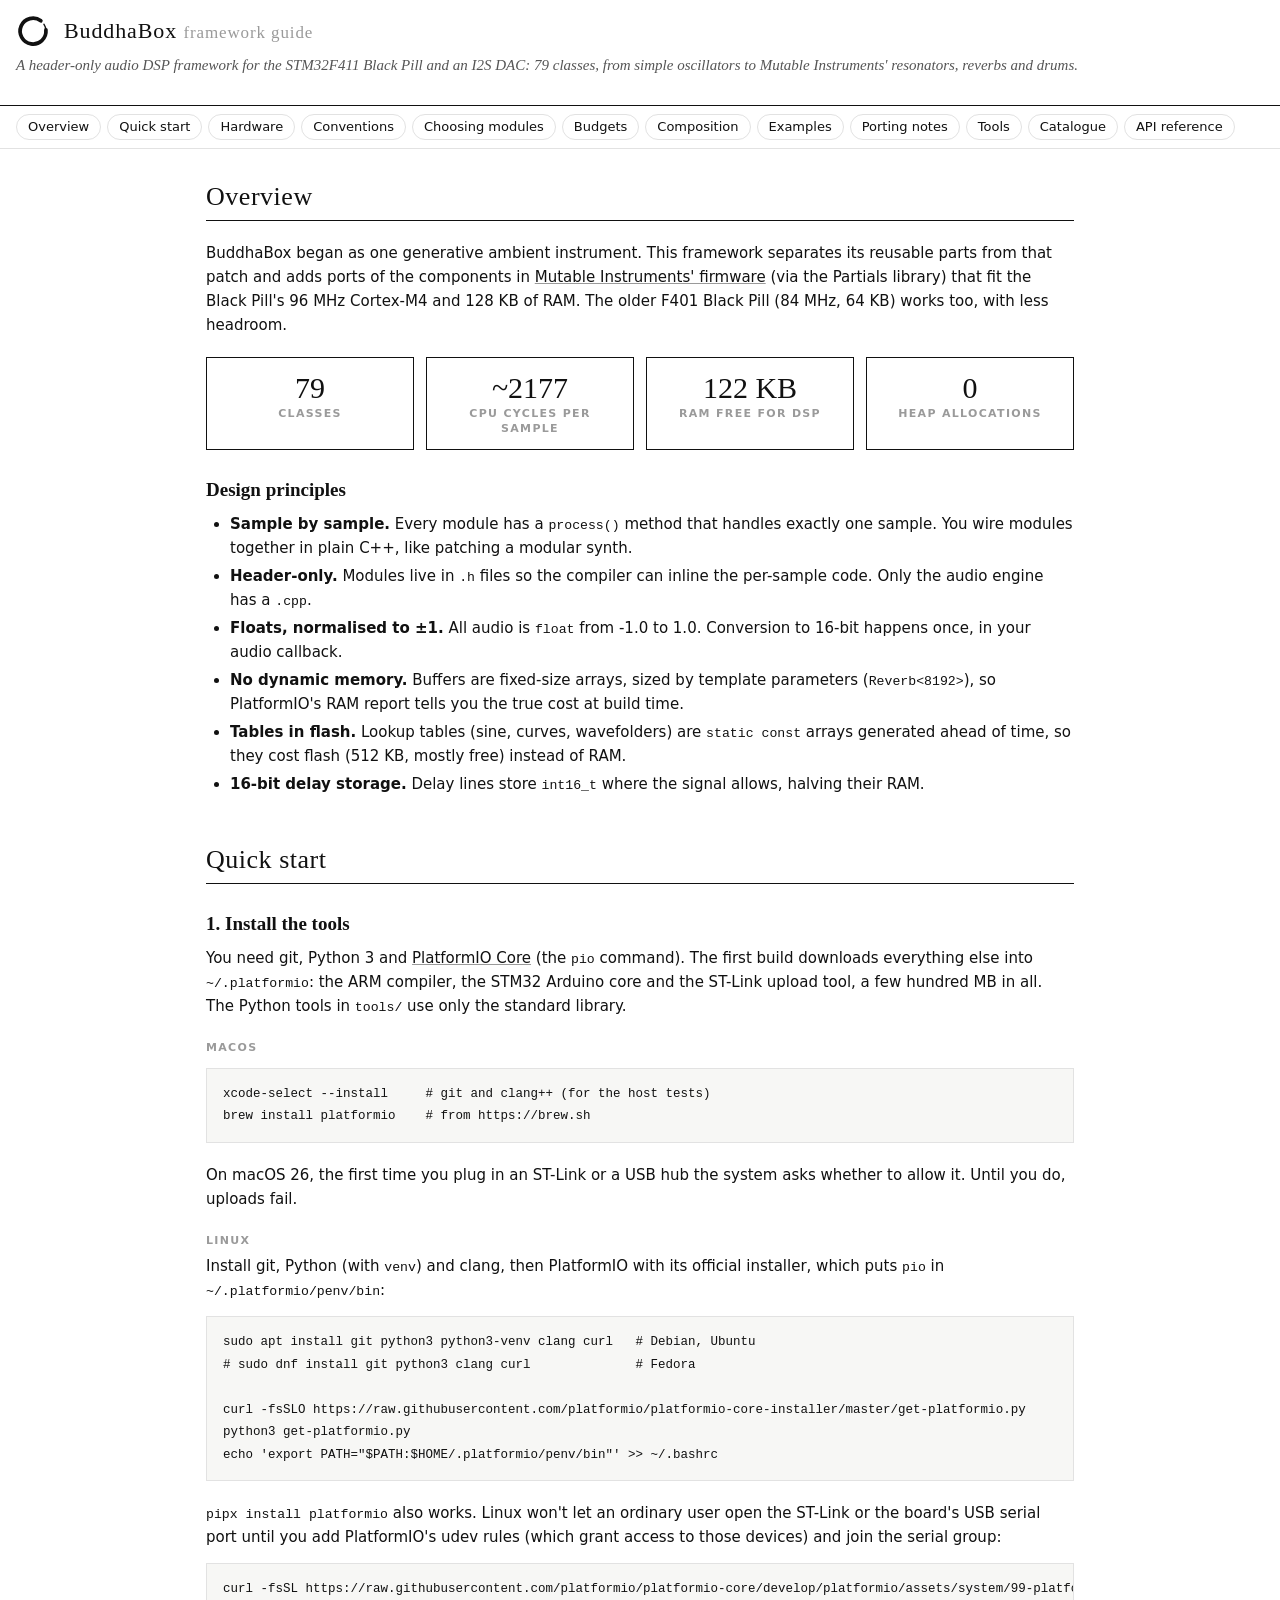
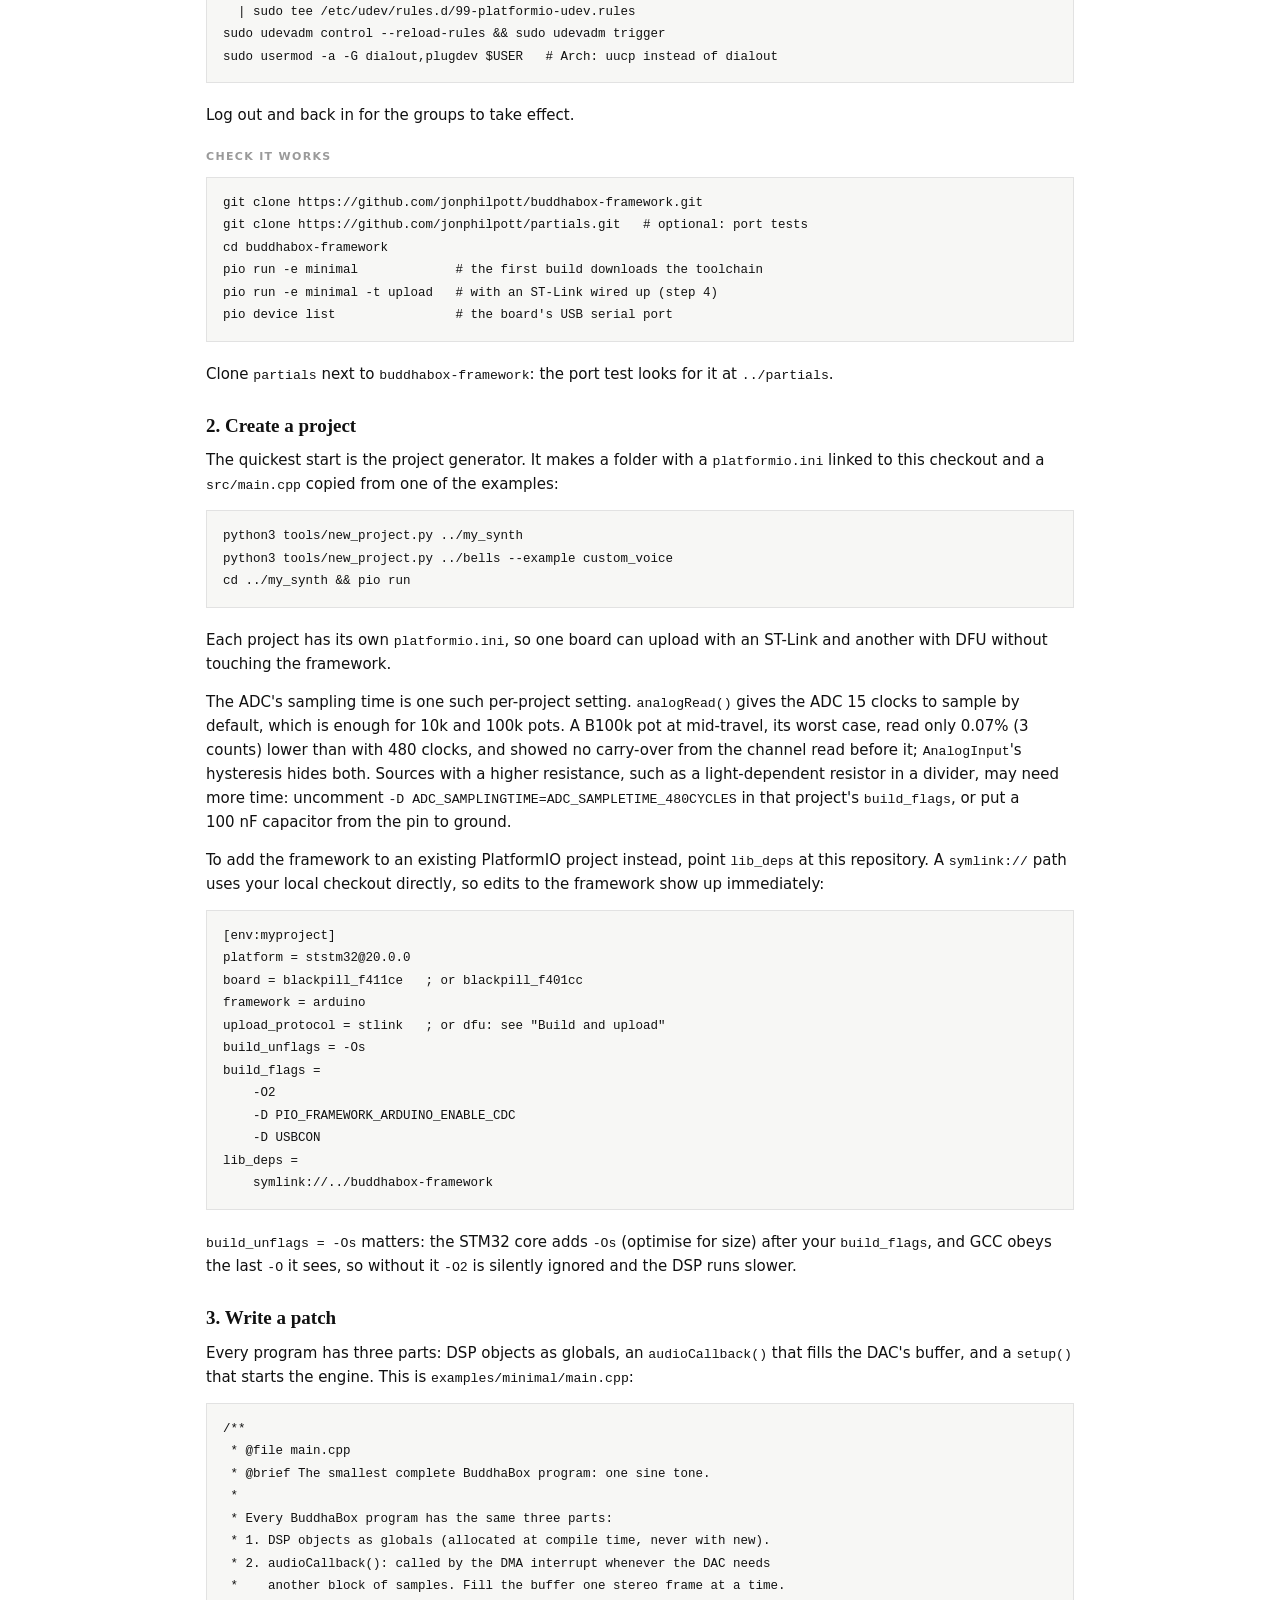
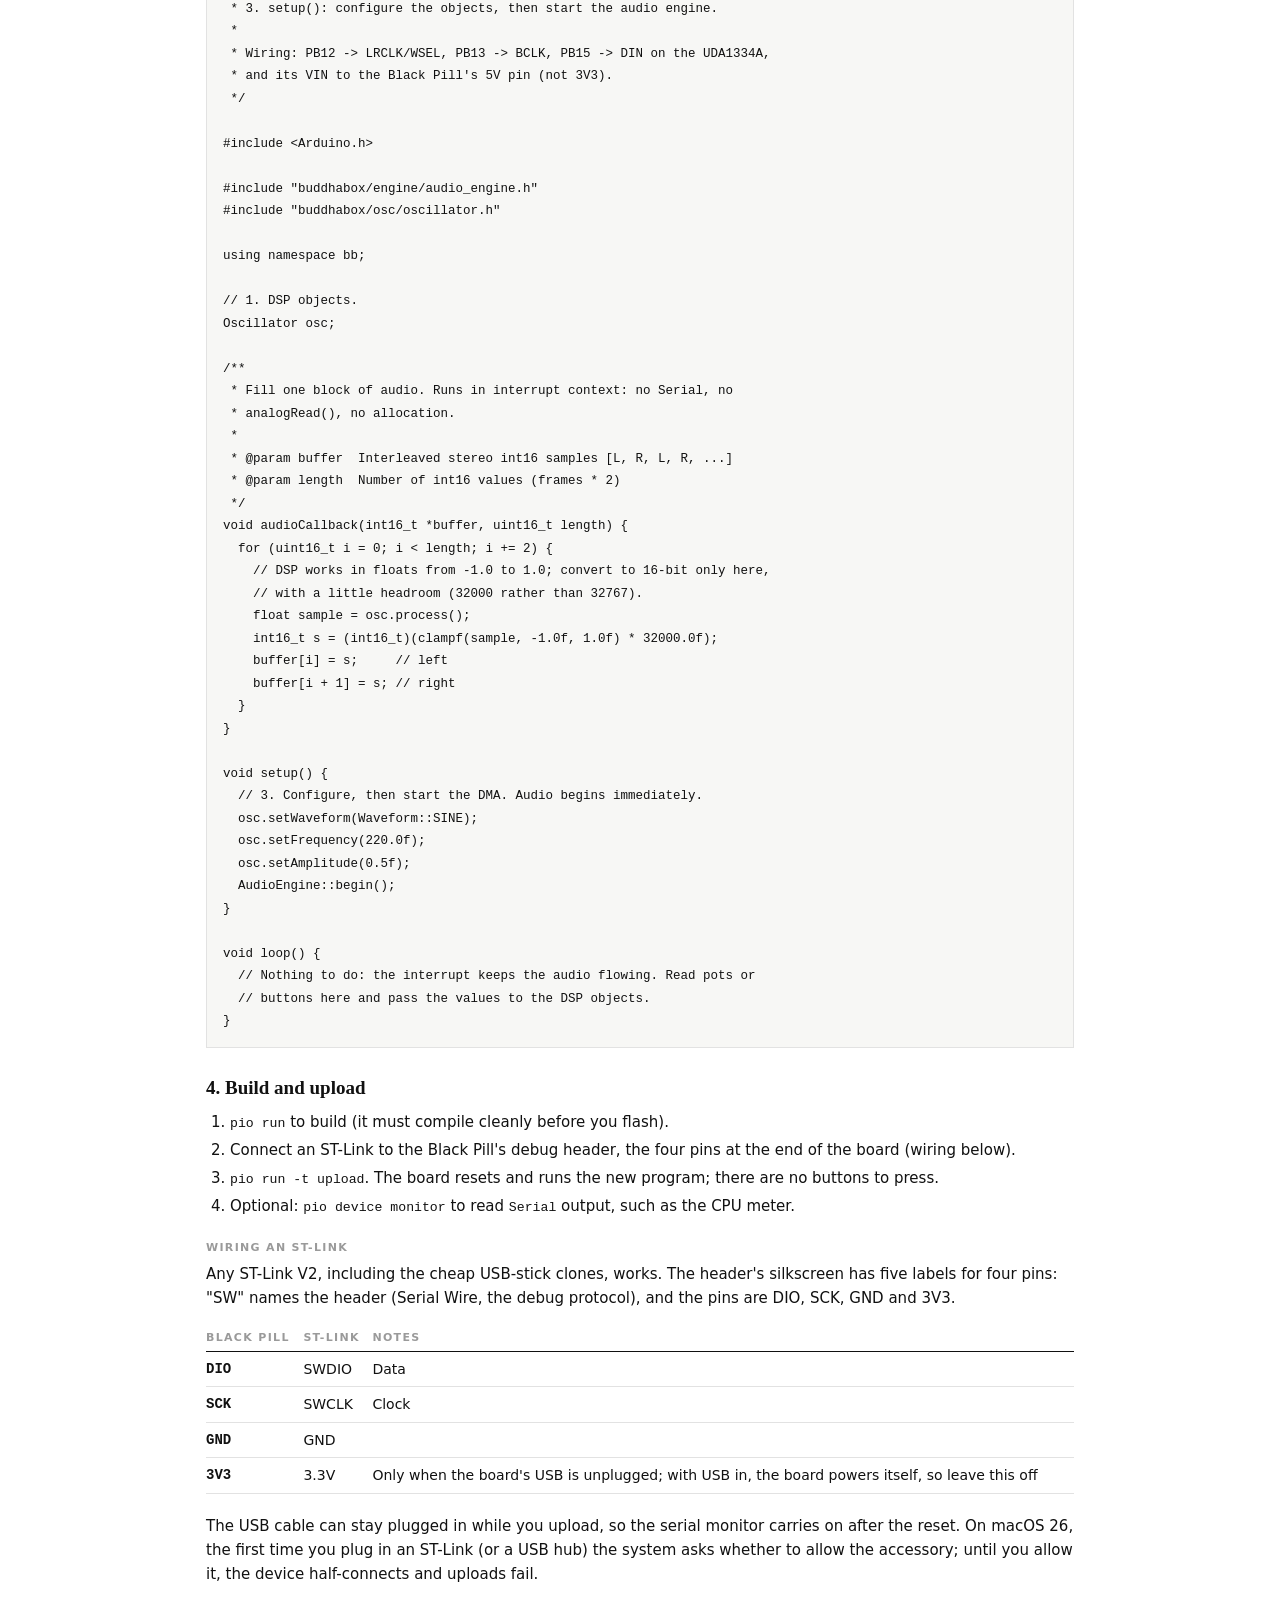
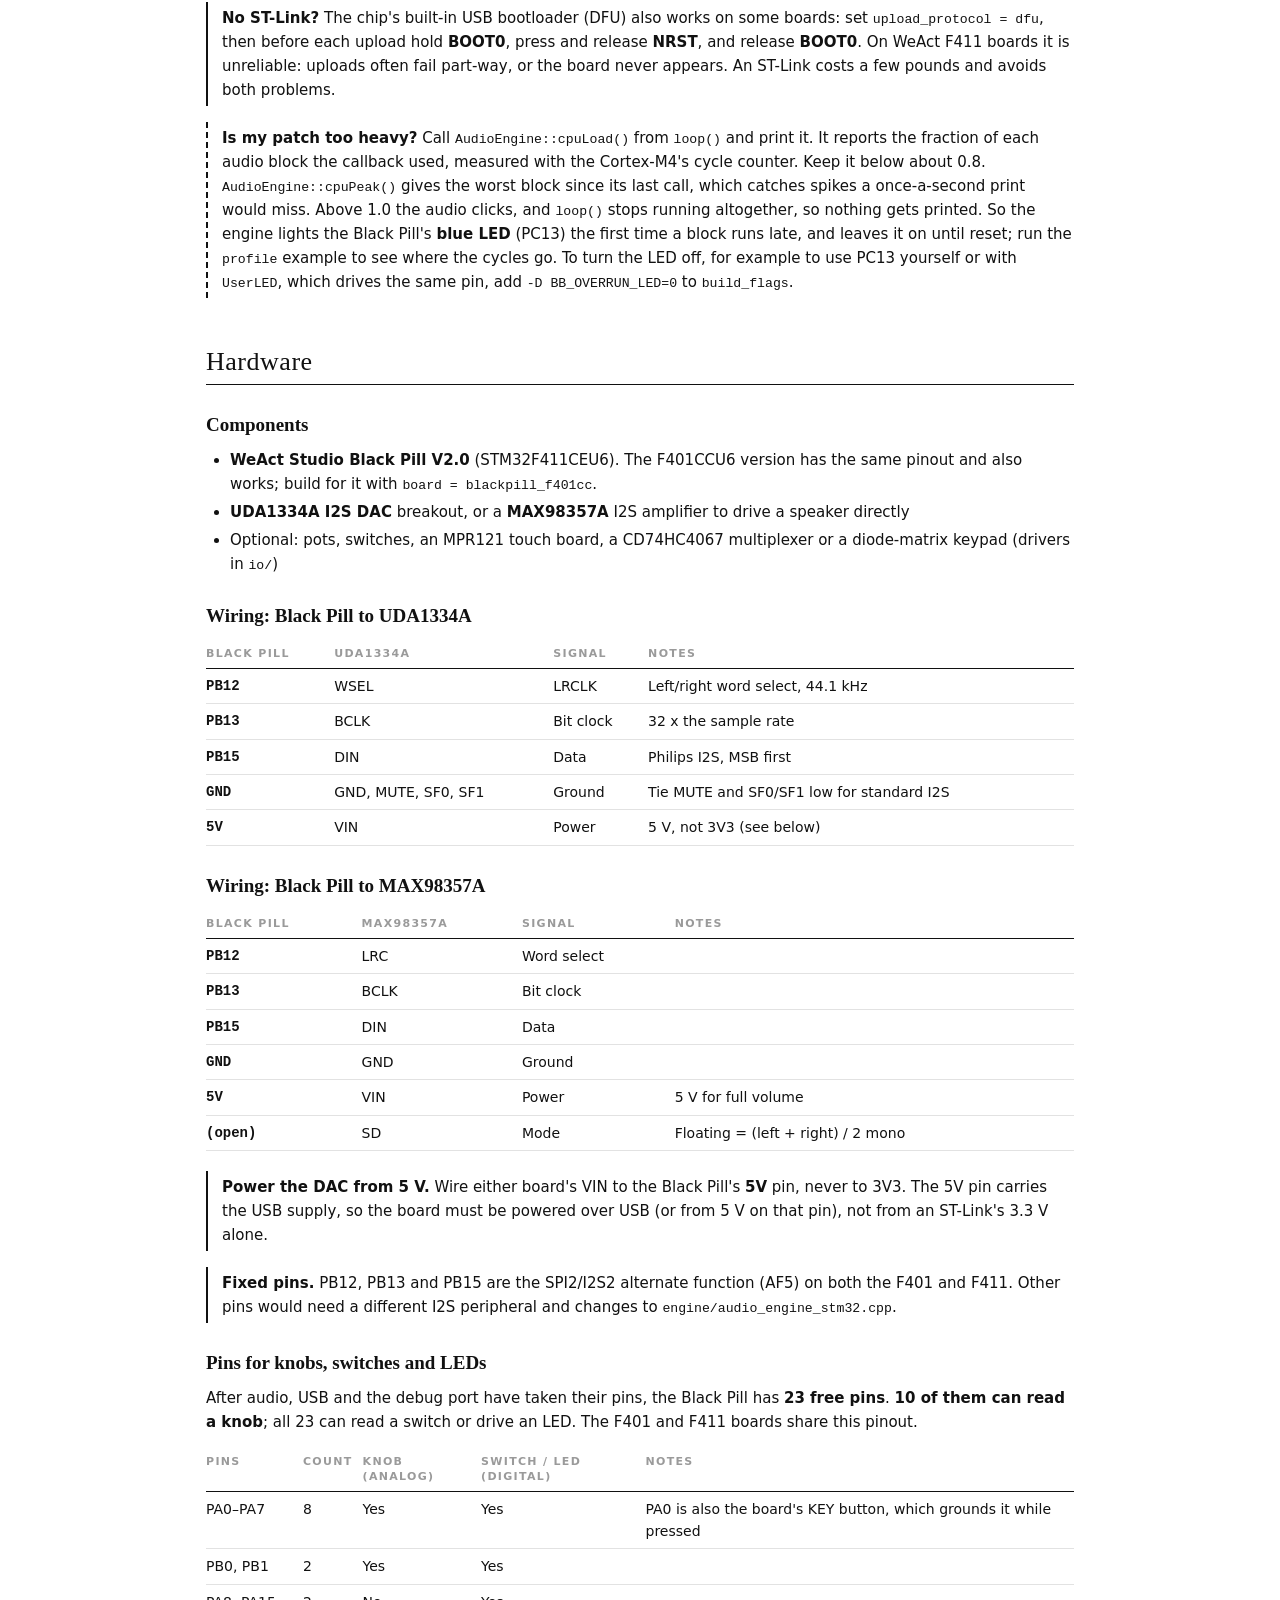
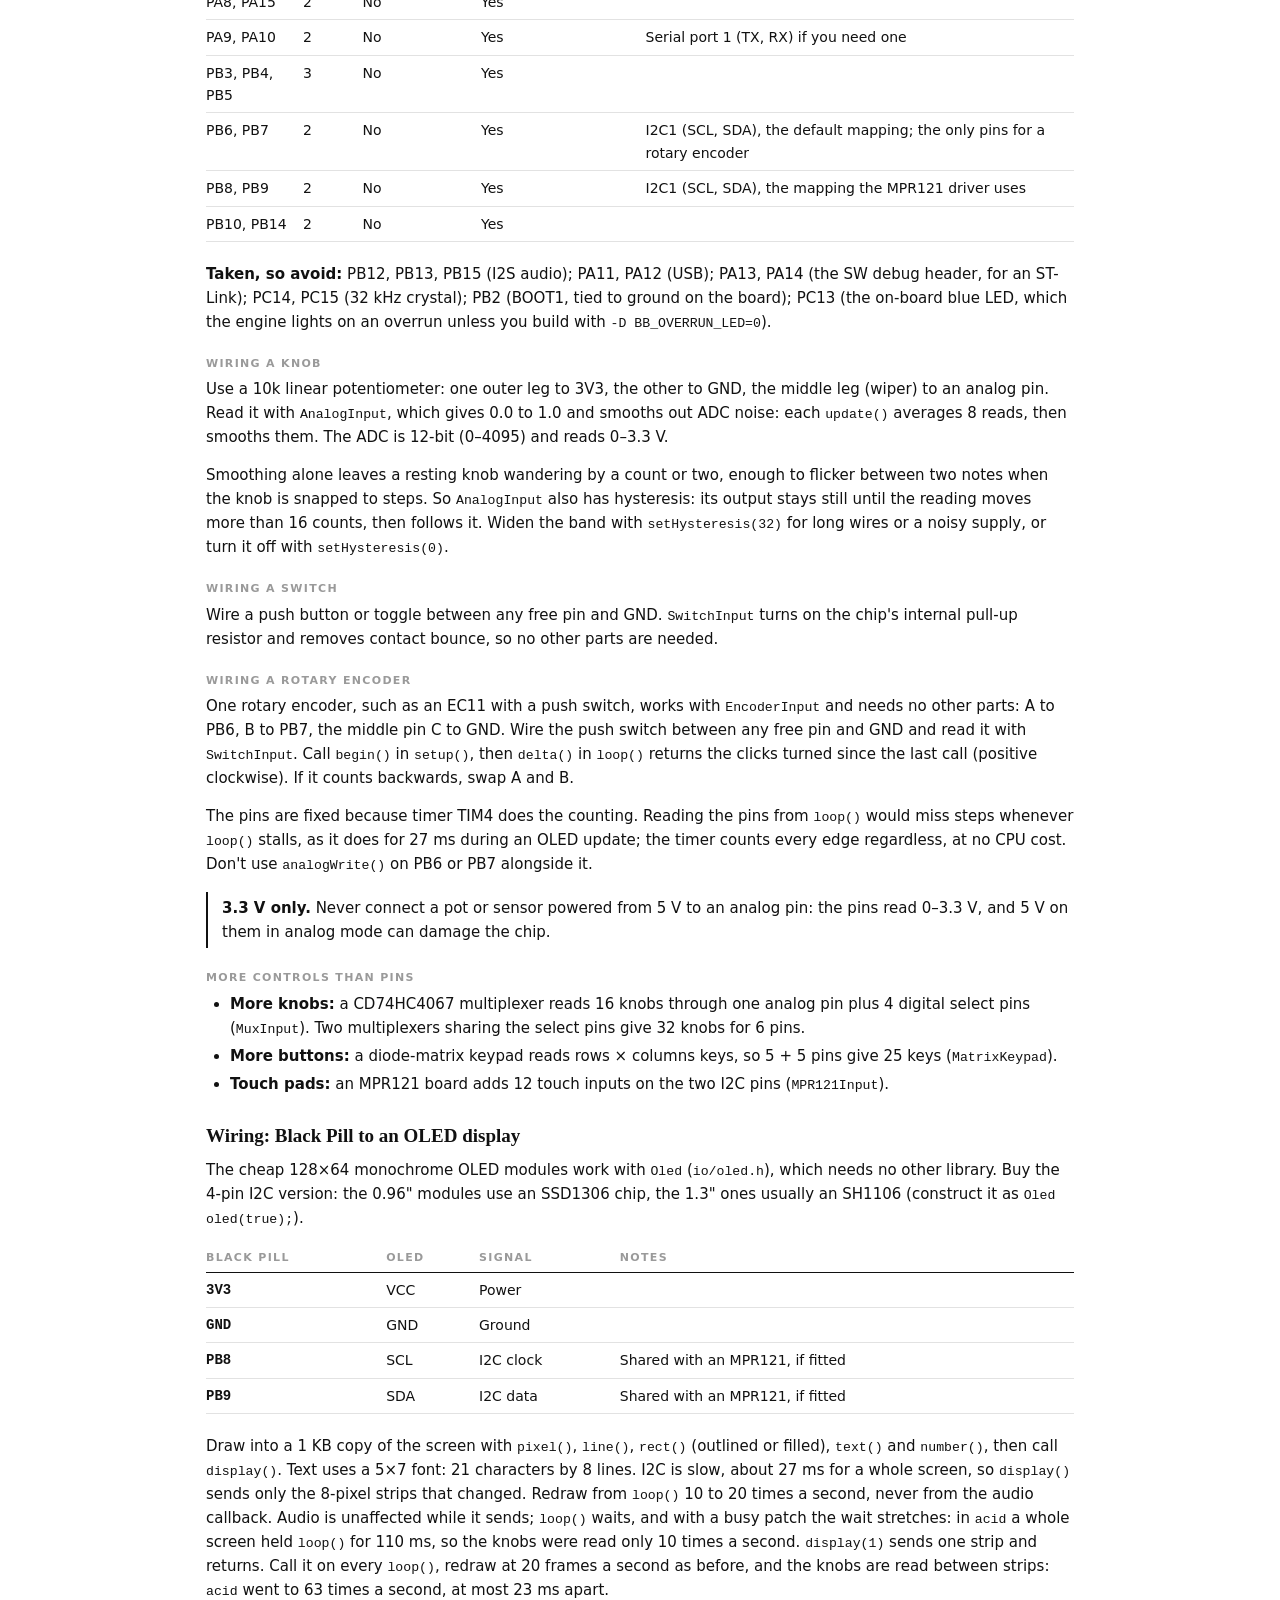
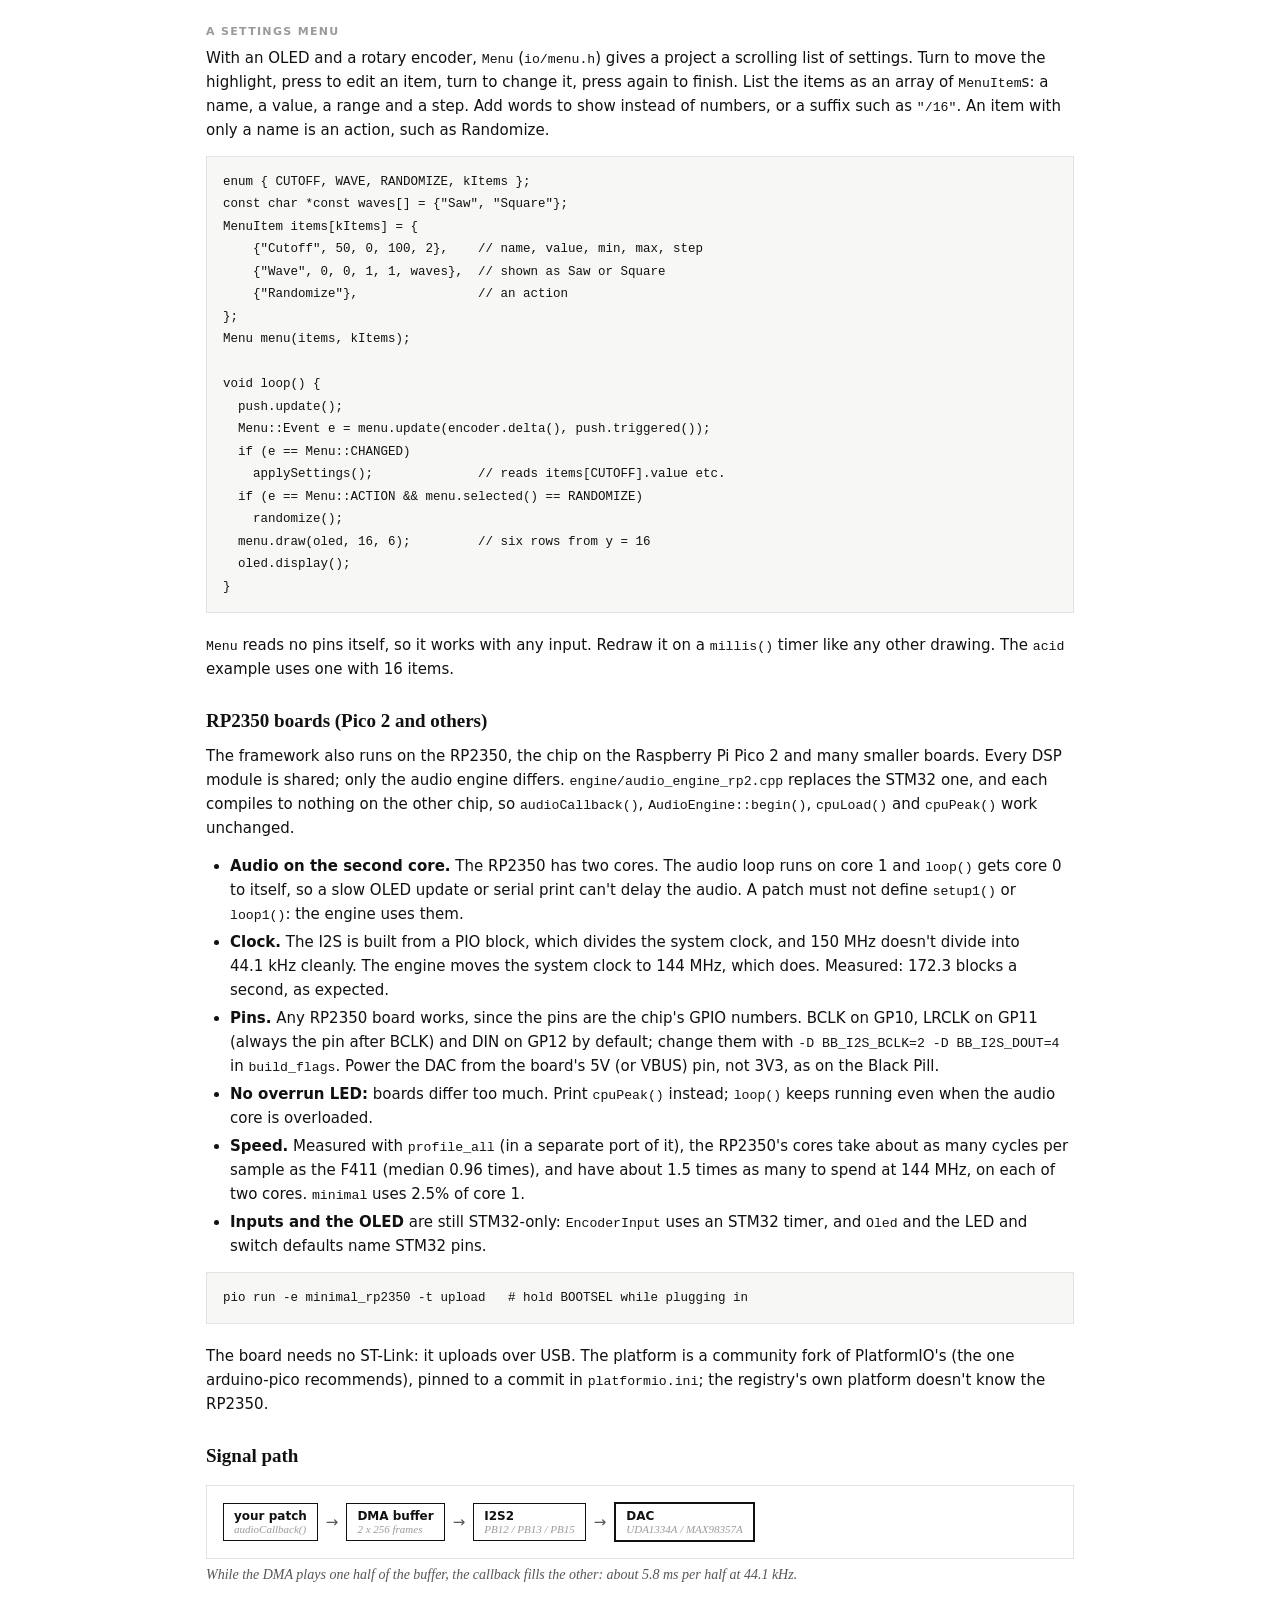
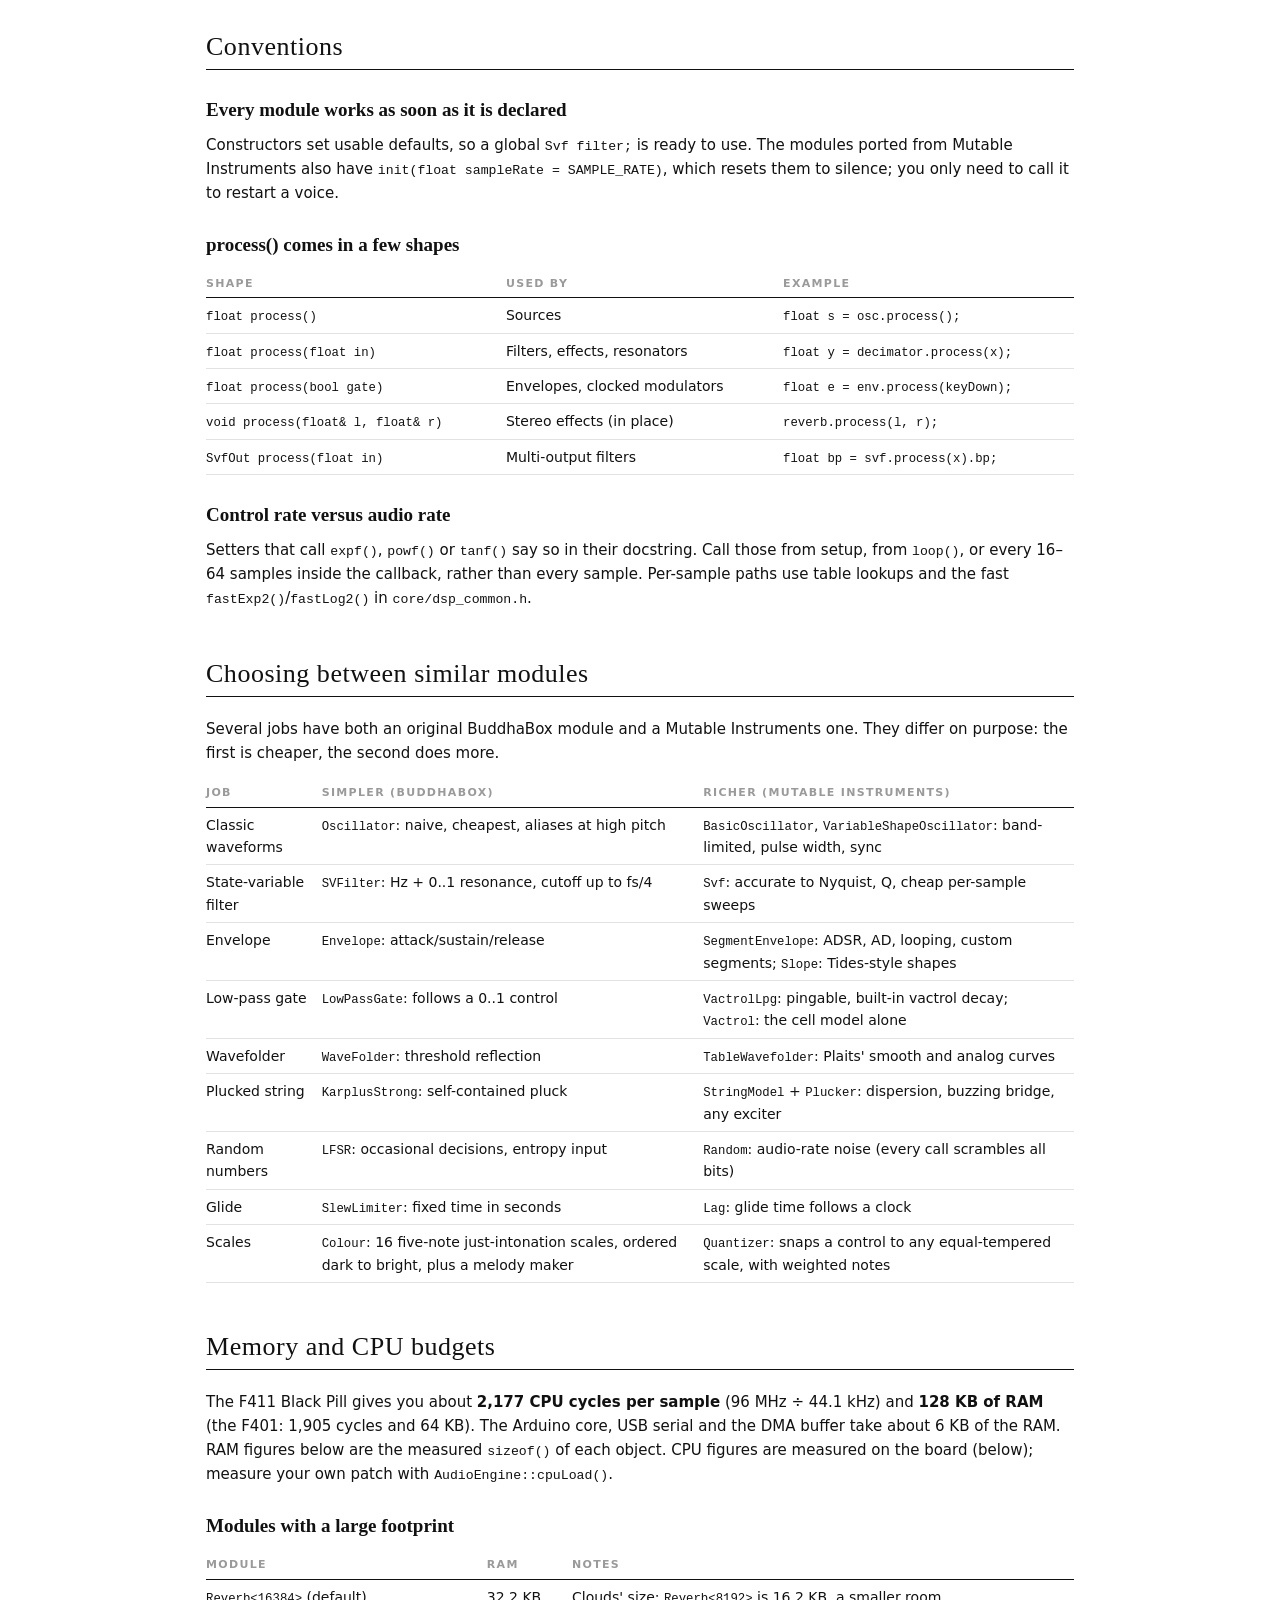
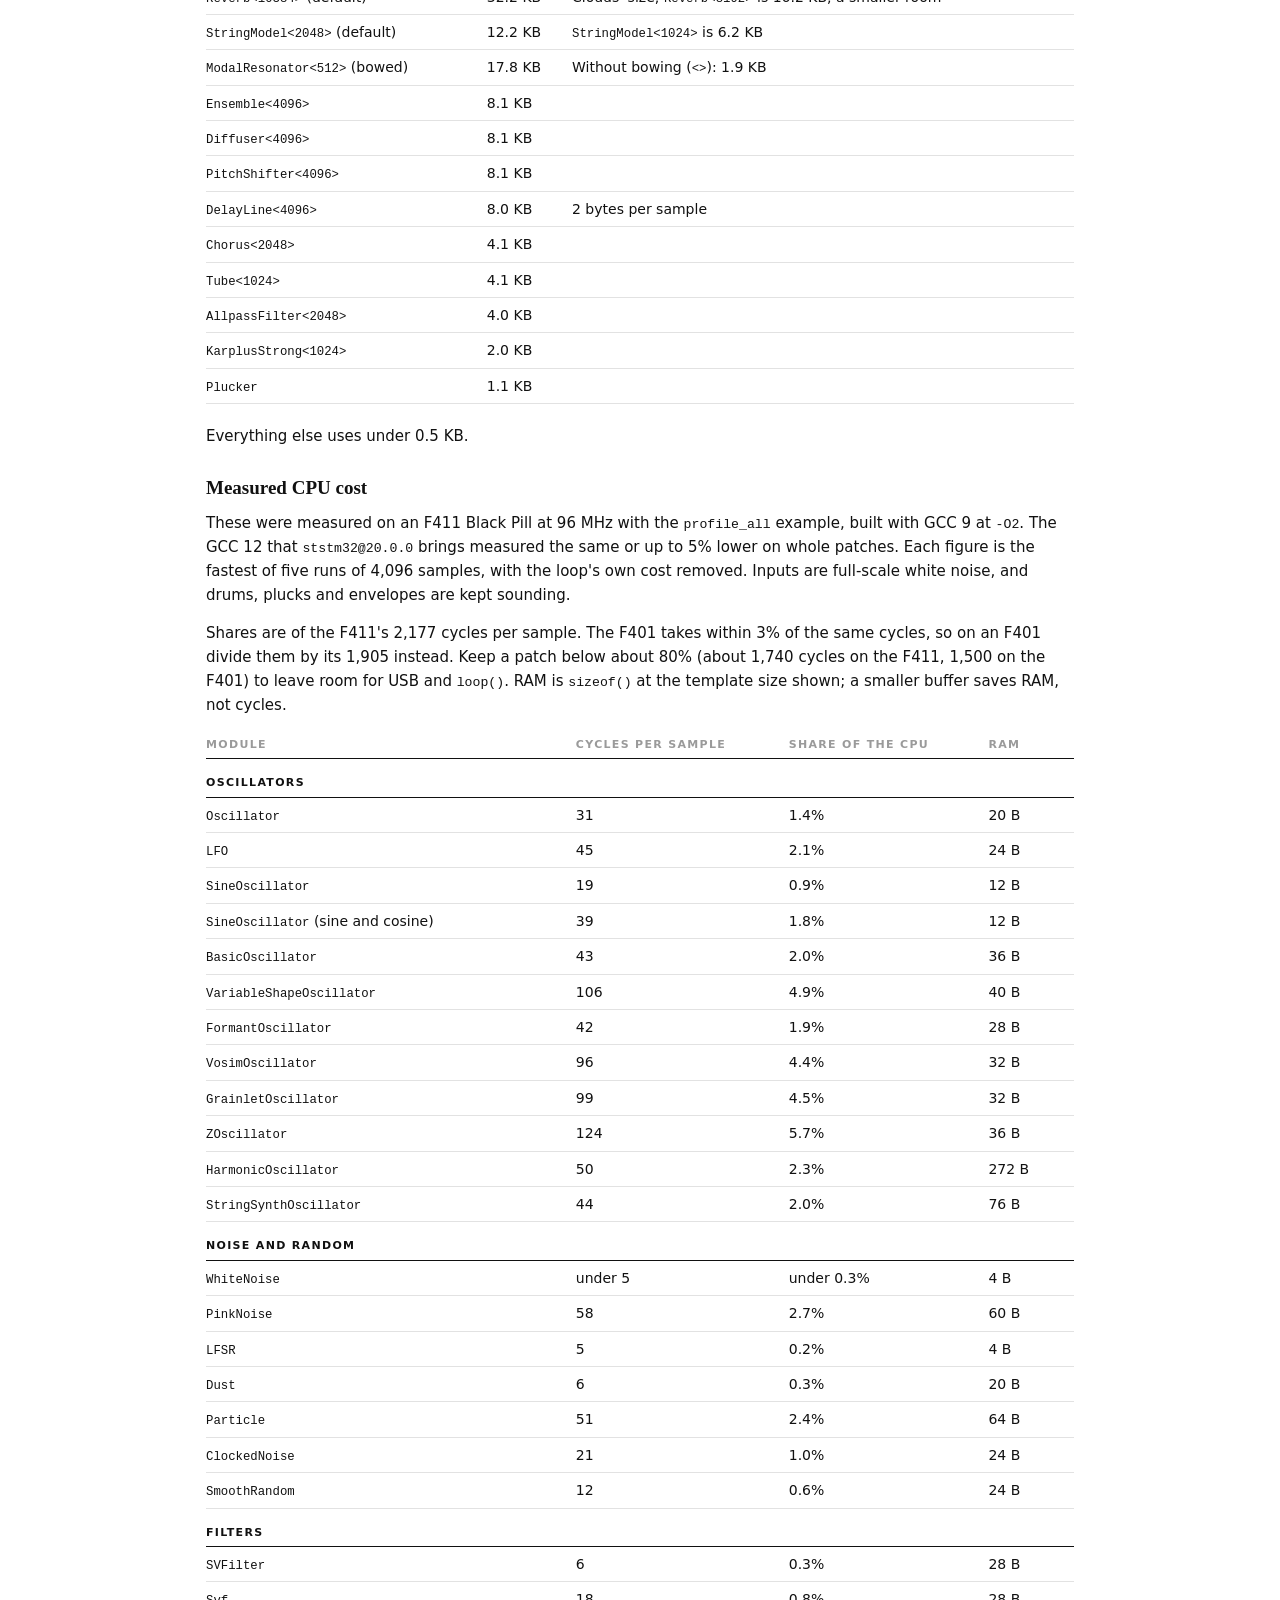
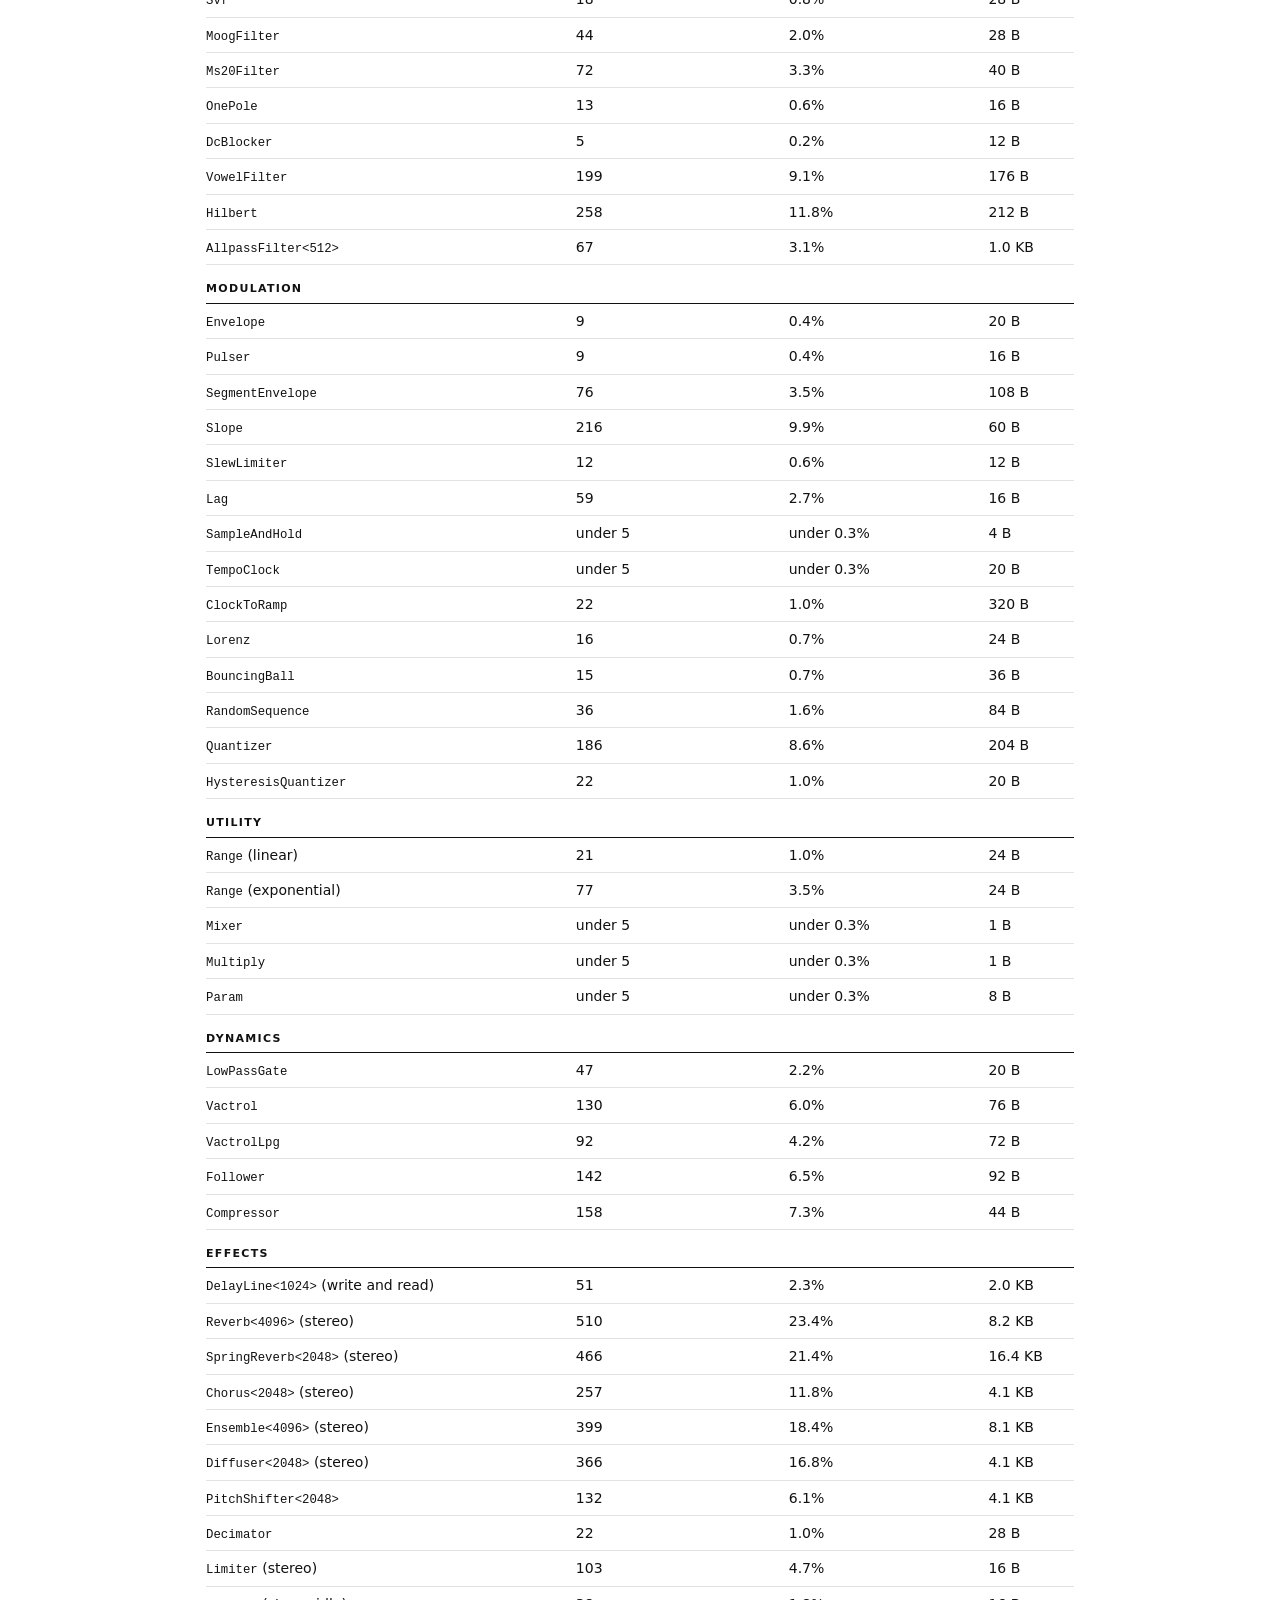
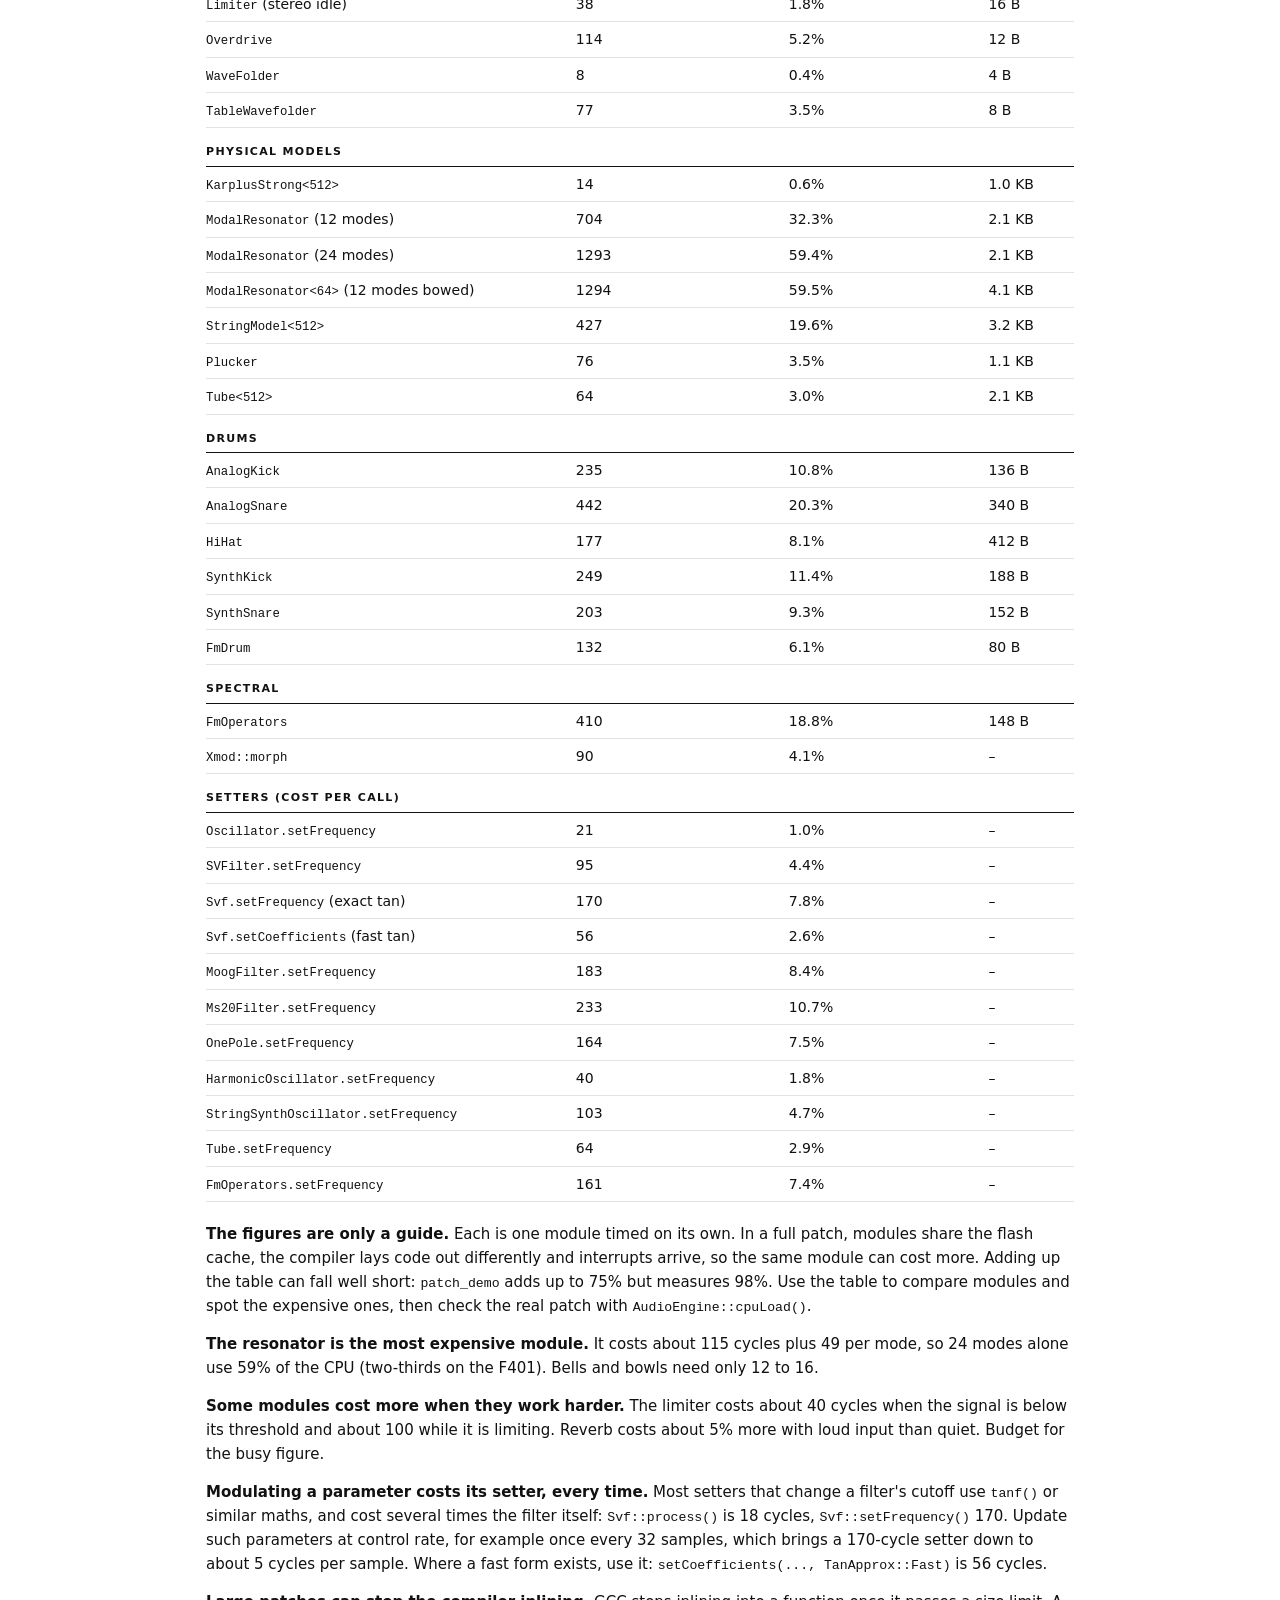
<file: docs/index.html>
<!doctype html>
<html lang="en">
<head>
<meta charset="utf-8">
<meta name="viewport" content="width=device-width, initial-scale=1">
<title>BuddhaBox Framework Guide</title>
<link rel="stylesheet" href="style.css">
</head>
<body>

<header>
  <!-- The enso, as in the patch editor: one brush stroke, left open. -->
  <svg class="mark" viewBox="0 0 100 100" aria-hidden="true">
    <path d="M73 20 A38 38 0 1 0 88 47" fill="none" stroke="#111"
          stroke-width="11" stroke-linecap="round"/>
    <path d="M88 47 A38 38 0 0 0 82 30" fill="none" stroke="#111"
          stroke-width="4" stroke-linecap="round"/>
  </svg>
  <h1>BuddhaBox <small>framework guide</small></h1>
  <p>A header-only audio DSP framework for the STM32F411 Black Pill and an
     I2S DAC: 79 classes, from simple oscillators to Mutable Instruments'
     resonators, reverbs and drums.</p>
</header>

<nav>
  <a href="#overview">Overview</a>
  <a href="#quickstart">Quick start</a>
  <a href="#hardware">Hardware</a>
  <a href="#conventions">Conventions</a>
  <a href="#choosing">Choosing modules</a>
  <a href="#budget">Budgets</a>
  <a href="#composition">Composition</a>
  <a href="#examples">Examples</a>
  <a href="#porting">Porting notes</a>
  <a href="#tools">Tools</a>
  <a href="#catalogue">Catalogue</a>
  <a href="reference.html">API reference</a>
</nav>

<div class="container">

<!-- ───────────────────────────────────────────────────────────────── -->
<section id="overview">
<h2>Overview</h2>

<p>BuddhaBox began as one generative ambient instrument. This framework
separates its reusable parts from that patch and adds ports of the
components in <a href="https://github.com/pichenettes/eurorack">Mutable
Instruments' firmware</a> (via the Partials library) that fit the Black
Pill's 96 MHz Cortex-M4 and 128 KB of RAM. The older F401 Black Pill
(84 MHz, 64 KB) works too, with less headroom.</p>

<div class="stats">
  <div class="stat-box"><div class="value">79</div><div class="label">Classes</div></div>
  <div class="stat-box"><div class="value">~2177</div><div class="label">CPU cycles per sample</div></div>
  <div class="stat-box"><div class="value">122 KB</div><div class="label">RAM free for DSP</div></div>
  <div class="stat-box"><div class="value">0</div><div class="label">Heap allocations</div></div>
</div>

<h3>Design principles</h3>
<ul>
  <li><strong>Sample by sample.</strong> Every module has a
    <code>process()</code> method that handles exactly one sample. You wire
    modules together in plain C++, like patching a modular synth.</li>
  <li><strong>Header-only.</strong> Modules live in <code>.h</code> files so
    the compiler can inline the per-sample code. Only the audio engine has a
    <code>.cpp</code>.</li>
  <li><strong>Floats, normalised to ±1.</strong> All audio is
    <code>float</code> from -1.0 to 1.0. Conversion to 16-bit happens once,
    in your audio callback.</li>
  <li><strong>No dynamic memory.</strong> Buffers are fixed-size arrays,
    sized by template parameters (<code>Reverb&lt;8192&gt;</code>), so
    PlatformIO's RAM report tells you the true cost at build time.</li>
  <li><strong>Tables in flash.</strong> Lookup tables (sine, curves,
    wavefolders) are <code>static const</code> arrays generated ahead of
    time, so they cost flash (512 KB, mostly free) instead of RAM.</li>
  <li><strong>16-bit delay storage.</strong> Delay lines store
    <code>int16_t</code> where the signal allows, halving their RAM.</li>
</ul>
</section>

<!-- ───────────────────────────────────────────────────────────────── -->
<section id="quickstart">
<h2>Quick start</h2>

<h3>1. Install the tools</h3>
<p>You need git, Python 3 and
<a href="https://platformio.org">PlatformIO Core</a> (the
<code>pio</code> command). The first build downloads everything else into
<code>~/.platformio</code>: the ARM compiler, the STM32 Arduino core and
the ST-Link upload tool, a few hundred MB in all. The Python tools in
<code>tools/</code> use only the standard library.</p>

<h4>macOS</h4>
<pre><code>xcode-select --install     # git and clang++ (for the host tests)
brew install platformio    # from https://brew.sh</code></pre>
<p>On macOS 26, the first time you plug in an ST-Link or a USB hub the
system asks whether to allow it. Until you do, uploads fail.</p>

<h4>Linux</h4>
<p>Install git, Python (with <code>venv</code>) and clang, then
PlatformIO with its official installer, which puts <code>pio</code> in
<code>~/.platformio/penv/bin</code>:</p>
<pre><code>sudo apt install git python3 python3-venv clang curl   # Debian, Ubuntu
# sudo dnf install git python3 clang curl              # Fedora

curl -fsSLO https://raw.githubusercontent.com/platformio/platformio-core-installer/master/get-platformio.py
python3 get-platformio.py
echo 'export PATH="$PATH:$HOME/.platformio/penv/bin"' &gt;&gt; ~/.bashrc</code></pre>
<p><code>pipx install platformio</code> also works. Linux won't let an
ordinary user open the ST-Link or the board's USB serial port until you
add PlatformIO's udev rules (which grant access to those devices) and
join the serial group:</p>
<pre><code>curl -fsSL https://raw.githubusercontent.com/platformio/platformio-core/develop/platformio/assets/system/99-platformio-udev.rules \
  | sudo tee /etc/udev/rules.d/99-platformio-udev.rules
sudo udevadm control --reload-rules &amp;&amp; sudo udevadm trigger
sudo usermod -a -G dialout,plugdev $USER   # Arch: uucp instead of dialout</code></pre>
<p>Log out and back in for the groups to take effect.</p>

<h4>Check it works</h4>
<pre><code>git clone https://github.com/jonphilpott/buddhabox-framework.git
git clone https://github.com/jonphilpott/partials.git   # optional: port tests
cd buddhabox-framework
pio run -e minimal             # the first build downloads the toolchain
pio run -e minimal -t upload   # with an ST-Link wired up (step 4)
pio device list                # the board's USB serial port</code></pre>
<p>Clone <code>partials</code> next to <code>buddhabox-framework</code>:
the port test looks for it at <code>../partials</code>.</p>

<h3>2. Create a project</h3>
<p>The quickest start is the project generator. It makes a folder with a
<code>platformio.ini</code> linked to this checkout and a
<code>src/main.cpp</code> copied from one of the examples:</p>
<pre><code>python3 tools/new_project.py ../my_synth
python3 tools/new_project.py ../bells --example custom_voice
cd ../my_synth &amp;&amp; pio run</code></pre>
<p>Each project has its own <code>platformio.ini</code>, so one board can
upload with an ST-Link and another with DFU without touching the
framework.</p>
<p>The ADC's sampling time is one such per-project setting.
<code>analogRead()</code> gives the ADC 15 clocks to sample by default,
which is enough for 10k and 100k pots. A B100k pot at mid-travel, its
worst case, read only 0.07% (3 counts) lower than with 480 clocks, and
showed no carry-over from the channel read before it;
<code>AnalogInput</code>'s hysteresis hides both. Sources with a higher
resistance, such as a light-dependent resistor in a divider, may need
more time: uncomment
<code>-D ADC_SAMPLINGTIME=ADC_SAMPLETIME_480CYCLES</code> in that
project's <code>build_flags</code>, or put a 100&nbsp;nF capacitor from
the pin to ground.</p>
<p>To add the framework to an existing PlatformIO project instead, point <code>lib_deps</code> at this repository. A <code>symlink://</code>
path uses your local checkout directly, so edits to the framework show up
immediately:</p>
<pre><code>[env:myproject]
platform = ststm32@20.0.0
board = blackpill_f411ce   ; or blackpill_f401cc
framework = arduino
upload_protocol = stlink   ; or dfu: see "Build and upload"
build_unflags = -Os
build_flags =
    -O2
    -D PIO_FRAMEWORK_ARDUINO_ENABLE_CDC
    -D USBCON
lib_deps =
    symlink://../buddhabox-framework</code></pre>
<p><code>build_unflags = -Os</code> matters: the STM32 core adds
<code>-Os</code> (optimise for size) after your <code>build_flags</code>,
and GCC obeys the last <code>-O</code> it sees, so without it
<code>-O2</code> is silently ignored and the DSP runs slower.</p>

<h3>3. Write a patch</h3>
<p>Every program has three parts: DSP objects as globals, an
<code>audioCallback()</code> that fills the DAC's buffer, and a
<code>setup()</code> that starts the engine. This is
<code>examples/minimal/main.cpp</code>:</p>
<!-- INCLUDE examples/minimal/main.cpp -->
<pre><code>/**
 * @file main.cpp
 * @brief The smallest complete BuddhaBox program: one sine tone.
 *
 * Every BuddhaBox program has the same three parts:
 * 1. DSP objects as globals (allocated at compile time, never with new).
 * 2. audioCallback(): called by the DMA interrupt whenever the DAC needs
 *    another block of samples. Fill the buffer one stereo frame at a time.
 * 3. setup(): configure the objects, then start the audio engine.
 *
 * Wiring: PB12 -&gt; LRCLK/WSEL, PB13 -&gt; BCLK, PB15 -&gt; DIN on the UDA1334A,
 * and its VIN to the Black Pill&#x27;s 5V pin (not 3V3).
 */

#include &lt;Arduino.h&gt;

#include &quot;buddhabox/engine/audio_engine.h&quot;
#include &quot;buddhabox/osc/oscillator.h&quot;

using namespace bb;

// 1. DSP objects.
Oscillator osc;

/**
 * Fill one block of audio. Runs in interrupt context: no Serial, no
 * analogRead(), no allocation.
 *
 * @param buffer  Interleaved stereo int16 samples [L, R, L, R, ...]
 * @param length  Number of int16 values (frames * 2)
 */
void audioCallback(int16_t *buffer, uint16_t length) {
  for (uint16_t i = 0; i &lt; length; i += 2) {
    // DSP works in floats from -1.0 to 1.0; convert to 16-bit only here,
    // with a little headroom (32000 rather than 32767).
    float sample = osc.process();
    int16_t s = (int16_t)(clampf(sample, -1.0f, 1.0f) * 32000.0f);
    buffer[i] = s;     // left
    buffer[i + 1] = s; // right
  }
}

void setup() {
  // 3. Configure, then start the DMA. Audio begins immediately.
  osc.setWaveform(Waveform::SINE);
  osc.setFrequency(220.0f);
  osc.setAmplitude(0.5f);
  AudioEngine::begin();
}

void loop() {
  // Nothing to do: the interrupt keeps the audio flowing. Read pots or
  // buttons here and pass the values to the DSP objects.
}</code></pre>
<!-- /INCLUDE -->

<h3>4. Build and upload</h3>
<ol>
  <li><code>pio run</code> to build (it must compile cleanly before you
    flash).</li>
  <li>Connect an ST-Link to the Black Pill's debug header, the four pins
    at the end of the board (wiring below).</li>
  <li><code>pio run -t upload</code>. The board resets and runs the new
    program; there are no buttons to press.</li>
  <li>Optional: <code>pio device monitor</code> to read
    <code>Serial</code> output, such as the CPU meter.</li>
</ol>

<h4>Wiring an ST-Link</h4>
<p>Any ST-Link V2, including the cheap USB-stick clones, works. The
header's silkscreen has five labels for four pins: "SW" names the header
(Serial Wire, the debug protocol), and the pins are DIO, SCK, GND and
3V3.</p>
<table class="wiring-table">
  <tr><th>Black Pill</th><th>ST-Link</th><th>Notes</th></tr>
  <tr><td>DIO</td><td>SWDIO</td><td>Data</td></tr>
  <tr><td>SCK</td><td>SWCLK</td><td>Clock</td></tr>
  <tr><td>GND</td><td>GND</td><td></td></tr>
  <tr><td>3V3</td><td>3.3V</td><td>Only when the board's USB is unplugged;
    with USB in, the board powers itself, so leave this off</td></tr>
</table>
<p>The USB cable can stay plugged in while you upload, so the serial
monitor carries on after the reset. On macOS 26, the first time you plug
in an ST-Link (or a USB hub) the system asks whether to allow the
accessory; until you allow it, the device half-connects and uploads
fail.</p>

<div class="note"><strong>No ST-Link?</strong> The chip's built-in USB
bootloader (DFU) also works on some boards: set
<code>upload_protocol = dfu</code>, then before each upload hold
<strong>BOOT0</strong>, press and release <strong>NRST</strong>, and
release <strong>BOOT0</strong>. On WeAct F411 boards it is unreliable:
uploads often fail part-way, or the board never appears. An ST-Link
costs a few pounds and avoids both problems.</div>

<div class="tip"><strong>Is my patch too heavy?</strong> Call
<code>AudioEngine::cpuLoad()</code> from <code>loop()</code> and print it.
It reports the fraction of each audio block the callback used, measured
with the Cortex-M4's cycle counter. Keep it below about 0.8.
<code>AudioEngine::cpuPeak()</code> gives the worst block since its last
call, which catches spikes a once-a-second print would miss. Above 1.0
the audio clicks, and <code>loop()</code> stops running altogether, so
nothing gets printed. So the engine lights the Black Pill's <strong>blue
LED</strong> (PC13) the first time a block runs late, and leaves it on
until reset; run the <code>profile</code> example to see where the cycles
go. To turn the LED off, for example to use PC13 yourself or with
<code>UserLED</code>, which drives the same pin, add
<code>-D BB_OVERRUN_LED=0</code> to <code>build_flags</code>.</div>
</section>

<!-- ───────────────────────────────────────────────────────────────── -->
<section id="hardware">
<h2>Hardware</h2>

<h3>Components</h3>
<ul>
  <li><strong>WeAct Studio Black Pill V2.0</strong> (STM32F411CEU6). The F401CCU6
    version has the same pinout and also works; build for it with
    <code>board = blackpill_f401cc</code>.</li>
  <li><strong>UDA1334A I2S DAC</strong> breakout, or a <strong>MAX98357A</strong>
    I2S amplifier to drive a speaker directly</li>
  <li>Optional: pots, switches, an MPR121 touch board, a CD74HC4067
    multiplexer or a diode-matrix keypad (drivers in <code>io/</code>)</li>
</ul>

<h3>Wiring: Black Pill to UDA1334A</h3>
<table class="wiring-table">
  <tr><th>Black Pill</th><th>UDA1334A</th><th>Signal</th><th>Notes</th></tr>
  <tr><td>PB12</td><td>WSEL</td><td>LRCLK</td><td>Left/right word select, 44.1 kHz</td></tr>
  <tr><td>PB13</td><td>BCLK</td><td>Bit clock</td><td>32 x the sample rate</td></tr>
  <tr><td>PB15</td><td>DIN</td><td>Data</td><td>Philips I2S, MSB first</td></tr>
  <tr><td>GND</td><td>GND, MUTE, SF0, SF1</td><td>Ground</td><td>Tie MUTE and SF0/SF1 low for standard I2S</td></tr>
  <tr><td>5V</td><td>VIN</td><td>Power</td><td>5 V, not 3V3 (see below)</td></tr>
</table>

<h3>Wiring: Black Pill to MAX98357A</h3>
<table class="wiring-table">
  <tr><th>Black Pill</th><th>MAX98357A</th><th>Signal</th><th>Notes</th></tr>
  <tr><td>PB12</td><td>LRC</td><td>Word select</td><td></td></tr>
  <tr><td>PB13</td><td>BCLK</td><td>Bit clock</td><td></td></tr>
  <tr><td>PB15</td><td>DIN</td><td>Data</td><td></td></tr>
  <tr><td>GND</td><td>GND</td><td>Ground</td><td></td></tr>
  <tr><td>5V</td><td>VIN</td><td>Power</td><td>5 V for full volume</td></tr>
  <tr><td>(open)</td><td>SD</td><td>Mode</td><td>Floating = (left + right) / 2 mono</td></tr>
</table>

<div class="note"><strong>Power the DAC from 5 V.</strong> Wire either
board's VIN to the Black Pill's <strong>5V</strong> pin, never to 3V3.
The 5V pin carries the USB supply, so the board must be powered over USB
(or from 5 V on that pin), not from an ST-Link's 3.3 V alone.</div>

<div class="note"><strong>Fixed pins.</strong> PB12, PB13 and PB15 are
the SPI2/I2S2 alternate function (AF5) on both the F401 and F411. Other
pins would need a different I2S peripheral and changes to
<code>engine/audio_engine_stm32.cpp</code>.</div>

<h3>Pins for knobs, switches and LEDs</h3>
<p>After audio, USB and the debug port have taken their pins, the Black
Pill has <strong>23 free pins</strong>. <strong>10 of them can read a
knob</strong>; all 23 can read a switch or drive an LED. The F401 and
F411 boards share this pinout.</p>

<table>
  <tr><th>Pins</th><th>Count</th><th>Knob (analog)</th><th>Switch / LED (digital)</th><th>Notes</th></tr>
  <tr><td>PA0&ndash;PA7</td><td>8</td><td>Yes</td><td>Yes</td><td>PA0 is also the board's KEY button, which grounds it while pressed</td></tr>
  <tr><td>PB0, PB1</td><td>2</td><td>Yes</td><td>Yes</td><td></td></tr>
  <tr><td>PA8, PA15</td><td>2</td><td>No</td><td>Yes</td><td></td></tr>
  <tr><td>PA9, PA10</td><td>2</td><td>No</td><td>Yes</td><td>Serial port 1 (TX, RX) if you need one</td></tr>
  <tr><td>PB3, PB4, PB5</td><td>3</td><td>No</td><td>Yes</td><td></td></tr>
  <tr><td>PB6, PB7</td><td>2</td><td>No</td><td>Yes</td><td>I2C1 (SCL, SDA), the default mapping; the only pins for a rotary encoder</td></tr>
  <tr><td>PB8, PB9</td><td>2</td><td>No</td><td>Yes</td><td>I2C1 (SCL, SDA), the mapping the MPR121 driver uses</td></tr>
  <tr><td>PB10, PB14</td><td>2</td><td>No</td><td>Yes</td><td></td></tr>
</table>

<p><strong>Taken, so avoid:</strong> PB12, PB13, PB15 (I2S audio); PA11,
PA12 (USB); PA13, PA14 (the SW debug header, for an ST-Link); PC14, PC15
(32 kHz crystal); PB2 (BOOT1, tied to ground on the board); PC13 (the
on-board blue LED, which the engine lights on an overrun unless you build
with <code>-D BB_OVERRUN_LED=0</code>).</p>

<h4>Wiring a knob</h4>
<p>Use a 10k linear potentiometer: one outer leg to 3V3, the other to
GND, the middle leg (wiper) to an analog pin. Read it with
<code>AnalogInput</code>, which gives 0.0 to 1.0 and smooths out ADC
noise: each <code>update()</code> averages 8 reads, then smooths
them. The ADC is 12-bit (0&ndash;4095) and reads 0&ndash;3.3 V.</p>
<p>Smoothing alone leaves a resting knob wandering by a count or two,
enough to flicker between two notes when the knob is snapped to steps.
So <code>AnalogInput</code> also has hysteresis: its output stays still
until the reading moves more than 16 counts, then follows it. Widen the
band with <code>setHysteresis(32)</code> for long wires or a noisy
supply, or turn it off with <code>setHysteresis(0)</code>.</p>

<h4>Wiring a switch</h4>
<p>Wire a push button or toggle between any free pin and GND.
<code>SwitchInput</code> turns on the chip's internal pull-up resistor
and removes contact bounce, so no other parts are needed.</p>

<h4>Wiring a rotary encoder</h4>
<p>One rotary encoder, such as an EC11 with a push switch, works with
<code>EncoderInput</code> and needs no other parts: A to PB6, B to PB7,
the middle pin C to GND. Wire the push switch between any free pin and
GND and read it with <code>SwitchInput</code>. Call <code>begin()</code>
in <code>setup()</code>, then <code>delta()</code> in <code>loop()</code>
returns the clicks turned since the last call (positive clockwise). If
it counts backwards, swap A and B.</p>
<p>The pins are fixed because timer TIM4 does the counting. Reading the
pins from <code>loop()</code> would miss steps whenever
<code>loop()</code> stalls, as it does for 27 ms during an OLED
update; the timer counts every edge regardless, at no CPU cost. Don't
use <code>analogWrite()</code> on PB6 or PB7 alongside it.</p>

<div class="note"><strong>3.3 V only.</strong> Never connect a pot or
sensor powered from 5 V to an analog pin: the pins read 0&ndash;3.3 V, and
5 V on them in analog mode can damage the chip.</div>

<h4>More controls than pins</h4>
<ul>
  <li><strong>More knobs:</strong> a CD74HC4067 multiplexer reads 16 knobs
    through one analog pin plus 4 digital select pins
    (<code>MuxInput</code>). Two multiplexers sharing the select pins give
    32 knobs for 6 pins.</li>
  <li><strong>More buttons:</strong> a diode-matrix keypad reads rows
    &times; columns keys, so 5 + 5 pins give 25 keys
    (<code>MatrixKeypad</code>).</li>
  <li><strong>Touch pads:</strong> an MPR121 board adds 12 touch inputs on
    the two I2C pins (<code>MPR121Input</code>).</li>
</ul>

<h3>Wiring: Black Pill to an OLED display</h3>
<p>The cheap 128&times;64 monochrome OLED modules work with
<code>Oled</code> (<code>io/oled.h</code>), which needs no other library.
Buy the 4-pin I2C version: the 0.96" modules use an SSD1306 chip, the
1.3" ones usually an SH1106 (construct it as <code>Oled oled(true);</code>).</p>
<table class="wiring-table">
  <tr><th>Black Pill</th><th>OLED</th><th>Signal</th><th>Notes</th></tr>
  <tr><td>3V3</td><td>VCC</td><td>Power</td><td></td></tr>
  <tr><td>GND</td><td>GND</td><td>Ground</td><td></td></tr>
  <tr><td>PB8</td><td>SCL</td><td>I2C clock</td><td>Shared with an MPR121, if fitted</td></tr>
  <tr><td>PB9</td><td>SDA</td><td>I2C data</td><td>Shared with an MPR121, if fitted</td></tr>
</table>
<p>Draw into a 1 KB copy of the screen with <code>pixel()</code>,
<code>line()</code>, <code>rect()</code> (outlined or filled),
<code>text()</code> and <code>number()</code>, then call
<code>display()</code>. Text uses a 5&times;7 font: 21 characters by 8
lines. I2C is slow, about 27 ms for a whole screen, so
<code>display()</code> sends only the 8-pixel strips that changed. Redraw
from <code>loop()</code> 10 to 20 times a second, never from the audio
callback. Audio is unaffected while it sends; <code>loop()</code>
waits, and with a busy patch the wait stretches: in <code>acid</code>
a whole screen held <code>loop()</code> for 110 ms, so the knobs were
read only 10 times a second. <code>display(1)</code> sends one strip
and returns. Call it on every <code>loop()</code>, redraw at 20 frames
a second as before, and the knobs are read between strips:
<code>acid</code> went to 63 times a second, at most 23 ms apart.</p>

<h4>A settings menu</h4>
<p>With an OLED and a rotary encoder, <code>Menu</code>
(<code>io/menu.h</code>) gives a project a scrolling list of settings.
Turn to move the highlight, press to edit an item, turn to change it,
press again to finish. List the items as an array of
<code>MenuItem</code>s: a name, a value, a range and a step. Add words
to show instead of numbers, or a suffix such as <code>"/16"</code>. An
item with only a name is an action, such as Randomize.</p>
<pre><code>enum { CUTOFF, WAVE, RANDOMIZE, kItems };
const char *const waves[] = {"Saw", "Square"};
MenuItem items[kItems] = {
    {"Cutoff", 50, 0, 100, 2},    // name, value, min, max, step
    {"Wave", 0, 0, 1, 1, waves},  // shown as Saw or Square
    {"Randomize"},                // an action
};
Menu menu(items, kItems);

void loop() {
  push.update();
  Menu::Event e = menu.update(encoder.delta(), push.triggered());
  if (e == Menu::CHANGED)
    applySettings();              // reads items[CUTOFF].value etc.
  if (e == Menu::ACTION &amp;&amp; menu.selected() == RANDOMIZE)
    randomize();
  menu.draw(oled, 16, 6);         // six rows from y = 16
  oled.display();
}</code></pre>
<p><code>Menu</code> reads no pins itself, so it works with any input.
Redraw it on a <code>millis()</code> timer like any other drawing. The
<code>acid</code> example uses one with 16 items.</p>

<h3>RP2350 boards (Pico 2 and others)</h3>
<p>The framework also runs on the RP2350, the chip on the Raspberry Pi
Pico 2 and many smaller boards. Every DSP module is shared;
only the audio engine differs. <code>engine/audio_engine_rp2.cpp</code>
replaces the STM32 one, and each compiles to nothing on the other chip,
so <code>audioCallback()</code>, <code>AudioEngine::begin()</code>,
<code>cpuLoad()</code> and <code>cpuPeak()</code> work unchanged.</p>
<ul>
  <li><strong>Audio on the second core.</strong> The RP2350 has two
    cores. The audio loop runs on core 1 and <code>loop()</code> gets
    core 0 to itself, so a slow OLED update or serial print can't delay
    the audio. A patch must not define <code>setup1()</code> or
    <code>loop1()</code>: the engine uses them.</li>
  <li><strong>Clock.</strong> The I2S is built from a PIO block, which
    divides the system clock, and 150&nbsp;MHz doesn't divide into
    44.1&nbsp;kHz cleanly. The engine moves the system clock to
    144&nbsp;MHz, which does. Measured: 172.3 blocks a second, as
    expected.</li>
  <li><strong>Pins.</strong> Any RP2350 board works, since the pins are
    the chip's GPIO numbers. BCLK on GP10, LRCLK on GP11 (always the pin
    after BCLK) and DIN on GP12 by default; change them with
    <code>-D BB_I2S_BCLK=2 -D BB_I2S_DOUT=4</code> in
    <code>build_flags</code>. Power the DAC from the board's 5V (or
    VBUS) pin, not 3V3, as on the Black Pill.</li>
  <li><strong>No overrun LED:</strong> boards differ too much. Print
    <code>cpuPeak()</code> instead; <code>loop()</code> keeps running
    even when the audio core is overloaded.</li>
  <li><strong>Speed.</strong> Measured with <code>profile_all</code>
    (in a separate port of it), the RP2350's cores take about as many
    cycles per sample as the F411 (median 0.96 times), and have about
    1.5 times as many to spend at 144&nbsp;MHz, on each of two cores.
    <code>minimal</code> uses 2.5% of core 1.</li>
  <li><strong>Inputs and the OLED</strong> are still STM32-only:
    <code>EncoderInput</code> uses an STM32 timer, and <code>Oled</code>
    and the LED and switch defaults name STM32 pins.</li>
</ul>
<pre><code>pio run -e minimal_rp2350 -t upload   # hold BOOTSEL while plugging in</code></pre>
<p>The board needs no ST-Link: it uploads over USB. The platform is a
community fork of PlatformIO's (the one arduino-pico recommends), pinned
to a commit in <code>platformio.ini</code>; the registry's own
platform doesn't know the RP2350.</p>

<h3>Signal path</h3>
<div class="flow">
  <span class="node">your patch<small>audioCallback()</small></span>
  <span class="arrow">&rarr;</span>
  <span class="node">DMA buffer<small>2 x 256 frames</small></span>
  <span class="arrow">&rarr;</span>
  <span class="node">I2S2<small>PB12 / PB13 / PB15</small></span>
  <span class="arrow">&rarr;</span>
  <span class="node out">DAC<small>UDA1334A / MAX98357A</small></span>
</div>
<p class="flow-caption">While the DMA plays one half of the buffer, the
callback fills the other: about 5.8 ms per half at 44.1 kHz.</p>
</section>

<!-- ───────────────────────────────────────────────────────────────── -->
<section id="conventions">
<h2>Conventions</h2>

<h3>Every module works as soon as it is declared</h3>
<p>Constructors set usable defaults, so a global <code>Svf filter;</code>
is ready to use. The modules ported from Mutable Instruments also have
<code>init(float sampleRate = SAMPLE_RATE)</code>, which resets them to
silence; you only need to call it to restart a voice.</p>

<h3>process() comes in a few shapes</h3>
<table>
  <tr><th>Shape</th><th>Used by</th><th>Example</th></tr>
  <tr><td><code>float process()</code></td><td>Sources</td><td><code>float s = osc.process();</code></td></tr>
  <tr><td><code>float process(float in)</code></td><td>Filters, effects, resonators</td><td><code>float y = decimator.process(x);</code></td></tr>
  <tr><td><code>float process(bool gate)</code></td><td>Envelopes, clocked modulators</td><td><code>float e = env.process(keyDown);</code></td></tr>
  <tr><td><code>void process(float&amp; l, float&amp; r)</code></td><td>Stereo effects (in place)</td><td><code>reverb.process(l, r);</code></td></tr>
  <tr><td><code>SvfOut process(float in)</code></td><td>Multi-output filters</td><td><code>float bp = svf.process(x).bp;</code></td></tr>
</table>

<h3>Control rate versus audio rate</h3>
<p>Setters that call <code>expf()</code>, <code>powf()</code> or
<code>tanf()</code> say so in their docstring. Call those from setup, from
<code>loop()</code>, or every 16&ndash;64 samples inside the callback,
rather than every sample. Per-sample paths use table lookups and the
fast <code>fastExp2()</code>/<code>fastLog2()</code> in
<code>core/dsp_common.h</code>.</p>
</section>

<!-- ───────────────────────────────────────────────────────────────── -->
<section id="choosing">
<h2>Choosing between similar modules</h2>
<p>Several jobs have both an original BuddhaBox module and a Mutable
Instruments one. They differ on purpose: the first is cheaper, the
second does more.</p>
<table>
  <tr><th>Job</th><th>Simpler (BuddhaBox)</th><th>Richer (Mutable Instruments)</th></tr>
  <tr><td>Classic waveforms</td><td><code>Oscillator</code>: naive, cheapest, aliases at high pitch</td><td><code>BasicOscillator</code>, <code>VariableShapeOscillator</code>: band-limited, pulse width, sync</td></tr>
  <tr><td>State-variable filter</td><td><code>SVFilter</code>: Hz + 0..1 resonance, cutoff up to fs/4</td><td><code>Svf</code>: accurate to Nyquist, Q, cheap per-sample sweeps</td></tr>
  <tr><td>Envelope</td><td><code>Envelope</code>: attack/sustain/release</td><td><code>SegmentEnvelope</code>: ADSR, AD, looping, custom segments; <code>Slope</code>: Tides-style shapes</td></tr>
  <tr><td>Low-pass gate</td><td><code>LowPassGate</code>: follows a 0..1 control</td><td><code>VactrolLpg</code>: pingable, built-in vactrol decay; <code>Vactrol</code>: the cell model alone</td></tr>
  <tr><td>Wavefolder</td><td><code>WaveFolder</code>: threshold reflection</td><td><code>TableWavefolder</code>: Plaits' smooth and analog curves</td></tr>
  <tr><td>Plucked string</td><td><code>KarplusStrong</code>: self-contained pluck</td><td><code>StringModel</code> + <code>Plucker</code>: dispersion, buzzing bridge, any exciter</td></tr>
  <tr><td>Random numbers</td><td><code>LFSR</code>: occasional decisions, entropy input</td><td><code>Random</code>: audio-rate noise (every call scrambles all bits)</td></tr>
  <tr><td>Glide</td><td><code>SlewLimiter</code>: fixed time in seconds</td><td><code>Lag</code>: glide time follows a clock</td></tr>
  <tr><td>Scales</td><td><code>Colour</code>: 16 five-note just-intonation scales, ordered dark to bright, plus a melody maker</td><td><code>Quantizer</code>: snaps a control to any equal-tempered scale, with weighted notes</td></tr>
</table>
</section>

<!-- ───────────────────────────────────────────────────────────────── -->
<section id="budget">
<h2>Memory and CPU budgets</h2>

<p>The F411 Black Pill gives you about <strong>2,177 CPU cycles per
sample</strong> (96 MHz &divide; 44.1 kHz) and <strong>128 KB of RAM</strong>
(the F401: 1,905 cycles and 64 KB). The Arduino core, USB serial and
the DMA buffer take about 6 KB of the RAM. RAM figures below are the
measured <code>sizeof()</code> of each object.
CPU figures are measured on the board (below); measure your own patch
with <code>AudioEngine::cpuLoad()</code>.</p>

<h3>Modules with a large footprint</h3>
<table>
  <tr><th>Module</th><th>RAM</th><th>Notes</th></tr>
  <tr><td><code>Reverb&lt;16384&gt;</code> (default)</td><td>32.2 KB</td><td>Clouds' size; <code>Reverb&lt;8192&gt;</code> is 16.2 KB, a smaller room</td></tr>
  <tr><td><code>StringModel&lt;2048&gt;</code> (default)</td><td>12.2 KB</td><td><code>StringModel&lt;1024&gt;</code> is 6.2 KB</td></tr>
  <tr><td><code>ModalResonator&lt;512&gt;</code> (bowed)</td><td>17.8 KB</td><td>Without bowing (<code>&lt;&gt;</code>): 1.9 KB</td></tr>
  <tr><td><code>Ensemble&lt;4096&gt;</code></td><td>8.1 KB</td><td></td></tr>
  <tr><td><code>Diffuser&lt;4096&gt;</code></td><td>8.1 KB</td><td></td></tr>
  <tr><td><code>PitchShifter&lt;4096&gt;</code></td><td>8.1 KB</td><td></td></tr>
  <tr><td><code>DelayLine&lt;4096&gt;</code></td><td>8.0 KB</td><td>2 bytes per sample</td></tr>
  <tr><td><code>Chorus&lt;2048&gt;</code></td><td>4.1 KB</td><td></td></tr>
  <tr><td><code>Tube&lt;1024&gt;</code></td><td>4.1 KB</td><td></td></tr>
  <tr><td><code>AllpassFilter&lt;2048&gt;</code></td><td>4.0 KB</td><td></td></tr>
  <tr><td><code>KarplusStrong&lt;1024&gt;</code></td><td>2.0 KB</td><td></td></tr>
  <tr><td><code>Plucker</code></td><td>1.1 KB</td><td></td></tr>
</table>
<p>Everything else uses under 0.5 KB.</p>

<h3>Measured CPU cost</h3>
<p>These were measured on an F411 Black Pill at 96 MHz with the
<code>profile_all</code> example, built with GCC 9 at <code>-O2</code>.
The GCC 12 that <code>ststm32@20.0.0</code> brings measured the same or
up to 5% lower on whole patches. Each figure is the fastest of five runs
of 4,096 samples, with the loop's own cost removed. Inputs are
full-scale white noise, and drums, plucks and envelopes are kept
sounding.</p>
<p>Shares are of the F411's 2,177 cycles per sample. The F401 takes
within 3% of the same cycles, so on an F401 divide them by its 1,905
instead. Keep a patch below about 80% (about 1,740 cycles on the F411,
1,500 on the F401) to leave room for USB and <code>loop()</code>. RAM is
<code>sizeof()</code> at the template size shown; a smaller buffer saves
RAM, not cycles.</p>
<table>
  <tr><th>Module</th><th>Cycles per sample</th><th>Share of the CPU</th><th>RAM</th></tr>
  <tr><th colspan="4">Oscillators</th></tr>
  <tr><td><code>Oscillator</code></td><td>31</td><td>1.4%</td><td>20 B</td></tr>
  <tr><td><code>LFO</code></td><td>45</td><td>2.1%</td><td>24 B</td></tr>
  <tr><td><code>SineOscillator</code></td><td>19</td><td>0.9%</td><td>12 B</td></tr>
  <tr><td><code>SineOscillator</code> (sine and cosine)</td><td>39</td><td>1.8%</td><td>12 B</td></tr>
  <tr><td><code>BasicOscillator</code></td><td>43</td><td>2.0%</td><td>36 B</td></tr>
  <tr><td><code>VariableShapeOscillator</code></td><td>106</td><td>4.9%</td><td>40 B</td></tr>
  <tr><td><code>FormantOscillator</code></td><td>42</td><td>1.9%</td><td>28 B</td></tr>
  <tr><td><code>VosimOscillator</code></td><td>96</td><td>4.4%</td><td>32 B</td></tr>
  <tr><td><code>GrainletOscillator</code></td><td>99</td><td>4.5%</td><td>32 B</td></tr>
  <tr><td><code>ZOscillator</code></td><td>124</td><td>5.7%</td><td>36 B</td></tr>
  <tr><td><code>HarmonicOscillator</code></td><td>50</td><td>2.3%</td><td>272 B</td></tr>
  <tr><td><code>StringSynthOscillator</code></td><td>44</td><td>2.0%</td><td>76 B</td></tr>
  <tr><th colspan="4">Noise and random</th></tr>
  <tr><td><code>WhiteNoise</code></td><td>under 5</td><td>under 0.3%</td><td>4 B</td></tr>
  <tr><td><code>PinkNoise</code></td><td>58</td><td>2.7%</td><td>60 B</td></tr>
  <tr><td><code>LFSR</code></td><td>5</td><td>0.2%</td><td>4 B</td></tr>
  <tr><td><code>Dust</code></td><td>6</td><td>0.3%</td><td>20 B</td></tr>
  <tr><td><code>Particle</code></td><td>51</td><td>2.4%</td><td>64 B</td></tr>
  <tr><td><code>ClockedNoise</code></td><td>21</td><td>1.0%</td><td>24 B</td></tr>
  <tr><td><code>SmoothRandom</code></td><td>12</td><td>0.6%</td><td>24 B</td></tr>
  <tr><th colspan="4">Filters</th></tr>
  <tr><td><code>SVFilter</code></td><td>6</td><td>0.3%</td><td>28 B</td></tr>
  <tr><td><code>Svf</code></td><td>18</td><td>0.8%</td><td>28 B</td></tr>
  <tr><td><code>MoogFilter</code></td><td>44</td><td>2.0%</td><td>28 B</td></tr>
  <tr><td><code>Ms20Filter</code></td><td>72</td><td>3.3%</td><td>40 B</td></tr>
  <tr><td><code>OnePole</code></td><td>13</td><td>0.6%</td><td>16 B</td></tr>
  <tr><td><code>DcBlocker</code></td><td>5</td><td>0.2%</td><td>12 B</td></tr>
  <tr><td><code>VowelFilter</code></td><td>199</td><td>9.1%</td><td>176 B</td></tr>
  <tr><td><code>Hilbert</code></td><td>258</td><td>11.8%</td><td>212 B</td></tr>
  <tr><td><code>AllpassFilter&lt;512&gt;</code></td><td>67</td><td>3.1%</td><td>1.0 KB</td></tr>
  <tr><th colspan="4">Modulation</th></tr>
  <tr><td><code>Envelope</code></td><td>9</td><td>0.4%</td><td>20 B</td></tr>
  <tr><td><code>Pulser</code></td><td>9</td><td>0.4%</td><td>16 B</td></tr>
  <tr><td><code>SegmentEnvelope</code></td><td>76</td><td>3.5%</td><td>108 B</td></tr>
  <tr><td><code>Slope</code></td><td>216</td><td>9.9%</td><td>60 B</td></tr>
  <tr><td><code>SlewLimiter</code></td><td>12</td><td>0.6%</td><td>12 B</td></tr>
  <tr><td><code>Lag</code></td><td>59</td><td>2.7%</td><td>16 B</td></tr>
  <tr><td><code>SampleAndHold</code></td><td>under 5</td><td>under 0.3%</td><td>4 B</td></tr>
  <tr><td><code>TempoClock</code></td><td>under 5</td><td>under 0.3%</td><td>20 B</td></tr>
  <tr><td><code>ClockToRamp</code></td><td>22</td><td>1.0%</td><td>320 B</td></tr>
  <tr><td><code>Lorenz</code></td><td>16</td><td>0.7%</td><td>24 B</td></tr>
  <tr><td><code>BouncingBall</code></td><td>15</td><td>0.7%</td><td>36 B</td></tr>
  <tr><td><code>RandomSequence</code></td><td>36</td><td>1.6%</td><td>84 B</td></tr>
  <tr><td><code>Quantizer</code></td><td>186</td><td>8.6%</td><td>204 B</td></tr>
  <tr><td><code>HysteresisQuantizer</code></td><td>22</td><td>1.0%</td><td>20 B</td></tr>
  <tr><th colspan="4">Utility</th></tr>
  <tr><td><code>Range</code> (linear)</td><td>21</td><td>1.0%</td><td>24 B</td></tr>
  <tr><td><code>Range</code> (exponential)</td><td>77</td><td>3.5%</td><td>24 B</td></tr>
  <tr><td><code>Mixer</code></td><td>under 5</td><td>under 0.3%</td><td>1 B</td></tr>
  <tr><td><code>Multiply</code></td><td>under 5</td><td>under 0.3%</td><td>1 B</td></tr>
  <tr><td><code>Param</code></td><td>under 5</td><td>under 0.3%</td><td>8 B</td></tr>
  <tr><th colspan="4">Dynamics</th></tr>
  <tr><td><code>LowPassGate</code></td><td>47</td><td>2.2%</td><td>20 B</td></tr>
  <tr><td><code>Vactrol</code></td><td>130</td><td>6.0%</td><td>76 B</td></tr>
  <tr><td><code>VactrolLpg</code></td><td>92</td><td>4.2%</td><td>72 B</td></tr>
  <tr><td><code>Follower</code></td><td>142</td><td>6.5%</td><td>92 B</td></tr>
  <tr><td><code>Compressor</code></td><td>158</td><td>7.3%</td><td>44 B</td></tr>
  <tr><th colspan="4">Effects</th></tr>
  <tr><td><code>DelayLine&lt;1024&gt;</code> (write and read)</td><td>51</td><td>2.3%</td><td>2.0 KB</td></tr>
  <tr><td><code>Reverb&lt;4096&gt;</code> (stereo)</td><td>510</td><td>23.4%</td><td>8.2 KB</td></tr>
  <tr><td><code>SpringReverb&lt;2048&gt;</code> (stereo)</td><td>466</td><td>21.4%</td><td>16.4 KB</td></tr>
  <tr><td><code>Chorus&lt;2048&gt;</code> (stereo)</td><td>257</td><td>11.8%</td><td>4.1 KB</td></tr>
  <tr><td><code>Ensemble&lt;4096&gt;</code> (stereo)</td><td>399</td><td>18.4%</td><td>8.1 KB</td></tr>
  <tr><td><code>Diffuser&lt;2048&gt;</code> (stereo)</td><td>366</td><td>16.8%</td><td>4.1 KB</td></tr>
  <tr><td><code>PitchShifter&lt;2048&gt;</code></td><td>132</td><td>6.1%</td><td>4.1 KB</td></tr>
  <tr><td><code>Decimator</code></td><td>22</td><td>1.0%</td><td>28 B</td></tr>
  <tr><td><code>Limiter</code> (stereo)</td><td>103</td><td>4.7%</td><td>16 B</td></tr>
  <tr><td><code>Limiter</code> (stereo idle)</td><td>38</td><td>1.8%</td><td>16 B</td></tr>
  <tr><td><code>Overdrive</code></td><td>114</td><td>5.2%</td><td>12 B</td></tr>
  <tr><td><code>WaveFolder</code></td><td>8</td><td>0.4%</td><td>4 B</td></tr>
  <tr><td><code>TableWavefolder</code></td><td>77</td><td>3.5%</td><td>8 B</td></tr>
  <tr><th colspan="4">Physical models</th></tr>
  <tr><td><code>KarplusStrong&lt;512&gt;</code></td><td>14</td><td>0.6%</td><td>1.0 KB</td></tr>
  <tr><td><code>ModalResonator</code> (12 modes)</td><td>704</td><td>32.3%</td><td>2.1 KB</td></tr>
  <tr><td><code>ModalResonator</code> (24 modes)</td><td>1293</td><td>59.4%</td><td>2.1 KB</td></tr>
  <tr><td><code>ModalResonator&lt;64&gt;</code> (12 modes bowed)</td><td>1294</td><td>59.5%</td><td>4.1 KB</td></tr>
  <tr><td><code>StringModel&lt;512&gt;</code></td><td>427</td><td>19.6%</td><td>3.2 KB</td></tr>
  <tr><td><code>Plucker</code></td><td>76</td><td>3.5%</td><td>1.1 KB</td></tr>
  <tr><td><code>Tube&lt;512&gt;</code></td><td>64</td><td>3.0%</td><td>2.1 KB</td></tr>
  <tr><th colspan="4">Drums</th></tr>
  <tr><td><code>AnalogKick</code></td><td>235</td><td>10.8%</td><td>136 B</td></tr>
  <tr><td><code>AnalogSnare</code></td><td>442</td><td>20.3%</td><td>340 B</td></tr>
  <tr><td><code>HiHat</code></td><td>177</td><td>8.1%</td><td>412 B</td></tr>
  <tr><td><code>SynthKick</code></td><td>249</td><td>11.4%</td><td>188 B</td></tr>
  <tr><td><code>SynthSnare</code></td><td>203</td><td>9.3%</td><td>152 B</td></tr>
  <tr><td><code>FmDrum</code></td><td>132</td><td>6.1%</td><td>80 B</td></tr>
  <tr><th colspan="4">Spectral</th></tr>
  <tr><td><code>FmOperators</code></td><td>410</td><td>18.8%</td><td>148 B</td></tr>
  <tr><td><code>Xmod::morph</code></td><td>90</td><td>4.1%</td><td>&ndash;</td></tr>
  <tr><th colspan="4">Setters (cost per call)</th></tr>
  <tr><td><code>Oscillator.setFrequency</code></td><td>21</td><td>1.0%</td><td>&ndash;</td></tr>
  <tr><td><code>SVFilter.setFrequency</code></td><td>95</td><td>4.4%</td><td>&ndash;</td></tr>
  <tr><td><code>Svf.setFrequency</code> (exact tan)</td><td>170</td><td>7.8%</td><td>&ndash;</td></tr>
  <tr><td><code>Svf.setCoefficients</code> (fast tan)</td><td>56</td><td>2.6%</td><td>&ndash;</td></tr>
  <tr><td><code>MoogFilter.setFrequency</code></td><td>183</td><td>8.4%</td><td>&ndash;</td></tr>
  <tr><td><code>Ms20Filter.setFrequency</code></td><td>233</td><td>10.7%</td><td>&ndash;</td></tr>
  <tr><td><code>OnePole.setFrequency</code></td><td>164</td><td>7.5%</td><td>&ndash;</td></tr>
  <tr><td><code>HarmonicOscillator.setFrequency</code></td><td>40</td><td>1.8%</td><td>&ndash;</td></tr>
  <tr><td><code>StringSynthOscillator.setFrequency</code></td><td>103</td><td>4.7%</td><td>&ndash;</td></tr>
  <tr><td><code>Tube.setFrequency</code></td><td>64</td><td>2.9%</td><td>&ndash;</td></tr>
  <tr><td><code>FmOperators.setFrequency</code></td><td>161</td><td>7.4%</td><td>&ndash;</td></tr>
</table>
<p><strong>The figures are only a guide.</strong> Each is one module
timed on its own. In a full patch, modules share the flash cache, the
compiler lays code out differently and interrupts arrive, so the same
module can cost more. Adding up the table can fall well short:
<code>patch_demo</code> adds up to 75% but measures 98%. Use the
table to compare modules and spot the expensive ones, then check the
real patch with <code>AudioEngine::cpuLoad()</code>.</p>
<p><strong>The resonator is the most expensive module.</strong> It costs
about 115 cycles plus 49 per mode, so 24 modes alone use 59% of the CPU
(two-thirds on the F401). Bells and bowls need only 12 to 16.</p>
<p><strong>Some modules cost more when they work harder.</strong> The
limiter costs about 40 cycles when the signal is below its threshold and
about 100 while it is limiting. Reverb costs about 5% more with loud
input than quiet. Budget for the busy figure.</p>
<p><strong>Modulating a parameter costs its setter, every time.</strong>
Most setters that change a filter's cutoff use <code>tanf()</code> or
similar maths, and cost several times the filter itself:
<code>Svf::process()</code> is 18 cycles, <code>Svf::setFrequency()</code>
170. Update such parameters at control rate, for example once every 32
samples, which brings a 170-cycle setter down to about 5 cycles per
sample. Where a fast form exists, use it:
<code>setCoefficients(..., TanApprox::Fast)</code> is 56 cycles.</p>
<p><strong>Large patches can stop the compiler inlining.</strong> GCC
stops inlining into a function once it passes a size limit. A very large
<code>audioCallback()</code> could then call big modules instead of
inlining them, which made some modules up to 2.5&times; slower in testing.
If <code>cpuLoad()</code> is well above the sum of these figures, move
groups of modules into voice classes (see below), which keeps each
function small.</p>
<p><strong>Running code from RAM is slower, not faster.</strong> The
F411 reads code from flash through ST's ART accelerator, which fetches
ahead and caches what it fetched, so a hit costs no wait. Code run from
RAM loses that and shares the bus with the data it works on. Every
attempt has been slower: putting <code>drone</code>'s
<code>audioCallback()</code> in RAM (<code>.RamFunc</code>) took it
from 74% to 92% of the CPU. Save cycles by doing less work instead,
such as moving divisions and setters to control rate or playing fewer
voices.</p>
<p><strong>The same code can measure differently from one build to the
next.</strong> Where the compiler places code decides how well the
flash cache holds it. In <code>drone</code>, editing one oscillator
moved the cost of waves that use none of its code by up to 6 points.
Compare settings within one build, and measure again after any change
to the code.</p>

<h3>What the examples use</h3>
<table>
  <tr><th>Example</th><th>RAM</th><th>Flash</th></tr>
  <tr><td>minimal</td><td>6.1 KB</td><td>29 KB</td></tr>
  <tr><td>drum_machine</td><td>7.1 KB</td><td>51 KB</td></tr>
  <tr><td>custom_voice</td><td>27.4 KB</td><td>43 KB</td></tr>
  <tr><td>singing_bowls</td><td>41.5 KB</td><td>46 KB</td></tr>
  <tr><td>compile_all (every module)</td><td>54.0 KB</td><td>183 KB</td></tr>
</table>
</section>

<!-- ───────────────────────────────────────────────────────────────── -->
<section id="composition">
<h2>Composing new modules</h2>

<p>You extend the framework by writing classes in your own project, not by
editing it. There are two patterns.</p>

<h3>Pattern 1: a voice class that owns modules</h3>
<p>Wrap a few modules in a class with a small, musical interface. The
class owns its parts as members (so their memory is fixed at compile
time), configures them in its constructor, and wires them in its own
<code>process()</code>.</p>
<div class="flow">
  <span class="node mod">strike()<small>one-sample impulse</small></span>
  <span class="arrow">&rarr;</span>
  <span class="node">ModalResonator<small>8 modes, bell-like</small></span>
  <span class="arrow">&rarr;</span>
  <span class="node">VactrolLpg<small>darkens as it decays</small></span>
  <span class="arrow">&rarr;</span>
  <span class="node out">process()</span>
</div>
<p class="flow-caption">BellVoice: the class below hides two modules
behind setPitch(), strike() and process().</p>

<h3>Pattern 2: an effect built on FxEngine</h3>
<p><code>FxEngine&lt;SIZE&gt;</code> is the toolkit Reverb, Chorus,
Ensemble, Diffuser and PitchShifter are written with. You declare delay
lines in one shared buffer, then each sample run a tiny "program" on an
accumulator: <code>read()</code> values in, <code>write()</code> them to
lines, <code>lp()</code>/<code>hp()</code> to filter.</p>
<div class="flow">
  <span class="node">left in</span><span class="arrow">&rarr;</span>
  <span class="node">left line</span><span class="arrow">&rarr;</span>
  <span class="node out">right out</span>
  <span class="arrow">&harr;</span>
  <span class="node out">left out</span><span class="arrow">&larr;</span>
  <span class="node">right line</span><span class="arrow">&larr;</span>
  <span class="node">right in</span>
</div>
<p class="flow-caption">PingPongEcho: each line feeds the other, so every
repeat bounces to the opposite side.</p>

<h3>The complete example</h3>
<p>Both classes, and a patch that plays two bells through the echo
(<code>examples/custom_voice/main.cpp</code>, built by
<code>pio run -e custom_voice</code>):</p>
<!-- INCLUDE examples/custom_voice/main.cpp -->
<pre><code>/**
 * @file main.cpp
 * @brief Composition example: build your own voice and your own effect.
 *
 * Two patterns for extending the framework without touching it:
 *
 * 1. A voice class (BellVoice) that owns existing modules and exposes a
 *    small, musical interface: setPitch(), strike(), process().
 * 2. An effect class (PingPongEcho) written on FxEngine, the same toolkit
 *    the Reverb and Chorus are built with.
 *
 * The patch: two bells play notes chosen by a RandomSequence and snapped
 * to a pentatonic scale by a Quantizer, into a ping-pong echo, then a
 * limiter.
 */

#include &lt;Arduino.h&gt;

#include &quot;buddhabox/core/dsp_common.h&quot;
#include &quot;buddhabox/dynamics/vactrol_lpg.h&quot;
#include &quot;buddhabox/engine/audio_engine.h&quot;
#include &quot;buddhabox/fx/fx_engine.h&quot;
#include &quot;buddhabox/fx/limiter.h&quot;
#include &quot;buddhabox/mod/clock.h&quot;
#include &quot;buddhabox/mod/quantizer.h&quot;
#include &quot;buddhabox/mod/random_sequence.h&quot;
#include &quot;buddhabox/physical/modal_resonator.h&quot;

using namespace bb;

/**
 * A struck bell: a modal resonator through a vactrol low-pass gate.
 *
 * The resonator rings; the gate adds the natural &quot;darkening&quot; of a real
 * decay (quieter and duller together). Each strike is a one-sample
 * impulse into the resonator plus a ping of the gate.
 *
 * Example:
 *   BellVoice bell;
 *   bell.setPitch(440.0f);
 *   bell.strike(0.8f);
 *   float s = bell.process();
 */
class BellVoice {
public:
  BellVoice() {
    // 8 modes: about 510 cycles per bell, measured (12 would be 700).
    resonator_.setModes(8);
    resonator_.setStructure(0.2f); // bell-like, slightly inharmonic
    resonator_.setDamping(0.75f);
    resonator_.setPosition(0.3f);
    lpg_.setDecay(0.8f);
    lpg_.setColour(0.6f);
  }

  /**
   * Tune the bell.
   * @param hz  Fundamental in Hz
   */
  void setPitch(float hz) {
    resonator_.setFrequency(hz);
    lpg_.setAttackPitch(hz); // higher bells open faster, as in Plaits
  }

  /**
   * Strike the bell.
   * @param velocity  0.0 to 1.0
   */
  void strike(float velocity) {
    impulse_ = velocity;
    lpg_.trigger();
  }

  /**
   * Generate the next sample.
   * @return  The bell, about ±1
   */
  float process() {
    float excitation = impulse_;
    impulse_ = 0.0f; // the strike lasts exactly one sample
    return lpg_.process(resonator_.process(excitation));
  }

private:
  ModalResonator&lt;&gt; resonator_;
  VactrolLpg lpg_;
  float impulse_ = 0.0f;
};

/**
 * Stereo ping-pong echo written on FxEngine.
 *
 * Two delay lines cross-feed: the left echo feeds the right line and
 * vice versa, so each repeat bounces to the other side.
 *
 * @tparam SIZE  FxEngine buffer (power of two); RAM = SIZE * 2 bytes
 *
 * Example:
 *   PingPongEcho&lt;8192&gt; echo;
 *   float l = in, r = in;
 *   echo.process(l, r);
 */
template &lt;uint32_t SIZE = 8192&gt; class PingPongEcho {
public:
  PingPongEcho() {
    // Declare the lines once, then allocate: each line is just a region
    // of the shared buffer. Half the buffer each, minus the gap samples.
    left_ = engine_.addDelay(SIZE / 2 - 2);
    right_ = engine_.addDelay(SIZE / 2 - 2);
    engine_.allocate();
  }

  /** @param x  Feedback per bounce, 0.0 to 0.9 */
  void setFeedback(float x) { feedback_ = clampf(x, 0.0f, 0.9f); }

  /** @param x  Wet amount, 0.0 to 1.0 */
  void setAmount(float x) { amount_ = x; }

  /**
   * Process one stereo sample in place.
   * @param left   Left in/out
   * @param right  Right in/out
   */
  void process(float &amp;left, float &amp;right) {
    FxEngine&lt;SIZE&gt; &amp;c = engine_;
    float echoL, echoR;
    c.start(); // advance every line by one sample
    // Left line: the dry left plus feedback from the right line&#x27;s tail.
    c.read(left, 0.5f);
    c.readTail(right_, feedback_);
    c.write(left_, 0.0f);
    // Right line: the dry right plus feedback from the left line&#x27;s tail.
    c.read(right, 0.5f);
    c.readTail(left_, feedback_);
    c.write(right_, 0.0f);
    // Outputs: each side hears the *other* line&#x27;s tail.
    c.readTail(right_, 1.0f);
    c.write(echoL, 0.0f);
    c.readTail(left_, 1.0f);
    c.write(echoR, 0.0f);
    left += amount_ * echoL;
    right += amount_ * echoR;
  }

private:
  FxEngine&lt;SIZE&gt; engine_;
  typename FxEngine&lt;SIZE&gt;::Delay left_, right_;
  float feedback_ = 0.5f, amount_ = 0.4f;
};

// ── The patch ───────────────────────────────────────────────────────────
const int kNumBells = 2; // about 54% of the CPU for both
BellVoice bells[kNumBells];
PingPongEcho&lt;8192&gt; echo; // 16 KB: about 93 ms per side
Limiter limiter;
TempoClock clock8(84.0f, 2); // eighth notes at 84 BPM
RandomSequence melody;
Quantizer scale;
Random rng;
int nextBell = 0;

/**
 * On each eighth note, maybe strike the next bell at a new pitch.
 */
void onTick() {
  if (rng.uniform() &gt; 0.6f)
    return;                                       // leave space
  float pitch = 1.5f * melody.next();             // 0 to 1.5 octaves
  float q = scale.process(pitch, 0.7f);           // snap to the scale
  bells[nextBell].setPitch(220.0f * fastExp2(q)); // from A3
  bells[nextBell].strike(0.5f + 0.5f * rng.uniform());
  nextBell = (nextBell + 1) % kNumBells; // round-robin voices
}

/**
 * Fill one block of audio.
 * @param buffer  Interleaved stereo int16 samples
 * @param length  Number of int16 values (frames * 2)
 */
void audioCallback(int16_t *buffer, uint16_t length) {
  for (uint16_t i = 0; i &lt; length; i += 2) {
    if (clock8.process())
      onTick();
    float mix = 0.0f;
    // Gain 2.0, set from a host simulation: a one-sample strike puts
    // little energy into a resonator, so the bells peak near 0.42,
    // leaving room for the echo&#x27;s repeats on top.
    for (int b = 0; b &lt; kNumBells; ++b)
      mix += bells[b].process() * 2.0f;
    float left = mix, right = mix;
    echo.process(left, right);
    limiter.process(left, right);
    buffer[i] = (int16_t)(left * 32000.0f);
    buffer[i + 1] = (int16_t)(right * 32000.0f);
  }
}

void setup() {
  scale.init(Quantizer::preset(Quantizer::PENTATONIC));
  melody.setLength(8);
  melody.setDejaVu(0.3f);
  echo.setFeedback(0.55f);
  Serial.begin(115200);
  AudioEngine::begin();
}

/** Print the measured CPU load once a second (pio device monitor). */
void loop() {
  Serial.print(&quot;CPU: &quot;);
  Serial.print(AudioEngine::cpuLoad() * 100.0f, 1);
  Serial.print(&quot;%  peak: &quot;);
  Serial.print(AudioEngine::cpuPeak() * 100.0f, 1);
  Serial.println(&quot;%&quot;);
  delay(1000);
}</code></pre>
<!-- /INCLUDE -->

<h3>Key principles</h3>
<ul>
  <li><strong>Own, don't allocate.</strong> Members and template sizes, never
    <code>new</code>. Arrays of voices (<code>BellVoice bells[3];</code>)
    give you polyphony.</li>
  <li><strong>Exciter into resonator.</strong> Most physical sounds are a
    short burst (Dust, Plucker, an impulse, noise through an envelope) into
    something that rings (ModalResonator, StringModel, Svf with high Q).</li>
  <li><strong>Modulate at control rate.</strong> Update slow parameters
    every 16&ndash;64 samples with a counter, as
    <code>examples/singing_bowls</code> does.</li>
  <li><strong>Finish with a Limiter.</strong> Resonators and feedback can
    exceed ±1; the limiter keeps the 16-bit conversion from clipping.</li>
</ul>
</section>

<!-- ───────────────────────────────────────────────────────────────── -->
<section id="examples">
<h2>Example programs</h2>

<h3>singing_bowls</h3>
<div class="flow">
  <span class="stack">
    <span class="node">Dust &rarr; ModalResonator<small>12 modes, side() for stereo</small></span>
    <span class="node">Particle</span>
    <span class="node">StringSynth &rarr; Svf</span>
  </span>
  <span class="arrow">&rarr;</span>
  <span class="node">Reverb</span>
  <span class="arrow">&rarr;</span>
  <span class="node out">Limiter</span>
  <span class="node mod">Lorenz<small>structure, brightness, cutoff</small></span>
</div>
<p>Random strikes on a bell-like resonator, glassy pings and a filtered
string-machine drone. A Lorenz attractor drifts the timbre so the patch
never repeats. The resonator's <code>side()</code> output, a second pickup
swept by a slow LFO, moves the bowl across the stereo field at no extra
cost. It uses about 75% of the CPU; each extra mode adds about 48 cycles
(2.5%).</p>

<h3>drum_machine</h3>
<div class="flow">
  <span class="node mod">TempoClock<small>16ths</small></span>
  <span class="arrow">&rarr;</span>
  <span class="stack">
    <span class="node">AnalogKick</span><span class="node">AnalogSnare</span>
    <span class="node">HiHat</span><span class="node">FmDrum</span>
  </span>
  <span class="arrow">&rarr;</span>
  <span class="node">Overdrive</span>
  <span class="arrow">&rarr;</span>
  <span class="node out">Limiter</span>
</div>
<p>A fixed kick and backbeat, with hats and toms varied by a
RandomSequence whose déjà-vu setting makes the variations loop.</p>

<h3>custom_voice</h3>
<p>The composition example above.</p>

<h3>compile_all</h3>
<p>Not musical: instantiates every class so <code>pio run -e
compile_all</code> proves the whole framework builds, and reports the
combined RAM and flash.</p>
<h3>aeolian_harp</h3>
<p>A generative aeolian harp in D. Wind blowing past a string sheds
vortices at a rate that rises with wind speed; when that rate nears one
of the string's harmonics, the harmonic sings. Sixteen narrow band-pass
filters, tuned to the harmonics of D2 (73.4 Hz) and fed white noise,
stand in for the strings. Two <code>SmoothRandom</code>s make the wind,
and once per block its speed sets which harmonics sing: two strings of
different thickness each light a small group that climbs the harmonic
series as gusts build. Pink noise adds the rush of air, and a long
reverb the space. About half the F411's CPU; no controls.</p>
<pre><code>pio run -e aeolian_harp -t upload</code></pre>

<h3>easel</h3>
<p>A slowly evolving patch in the style of the Buchla Music Easel, built
from the modules that copy its parts. Nothing is struck: the sound never
stops. A <code>Pulser</code>, about every 7&nbsp;seconds, steps a
five-note <code>SequentialVoltage</code> pattern in D minor and restarts a
slow envelope. The complex oscillator
is a sine, frequency-modulated by a triangle about a fifth above and
folded by a <code>TableWavefolder</code>. The ratio between the two
oscillators wanders a few cents, so the FM sidebands beat and churn, and
an imaginary hand sweeps the folding and FM depth over tens of seconds.
The complex oscillator runs at twice the sample rate, with an
18&nbsp;kHz low-pass before every second sample is dropped, which cuts
aliasing by 14 to 16&nbsp;dB on notes from about 600&nbsp;Hz up. Two
<code>VactrolLpg</code>s in level mode shape it: one swells with the
envelope, the other carries the modulation oscillator as a drone. A
<code>SpringReverb</code> is the tank. 74% of the CPU, measured. The
header comment says how to turn it into the Easel's quick, struck
"bongo" sound. Plays on its own; set <code>kKnobs</code> to read pots on
PA0&ndash;PA3 (timbre, FM depth, pulser rate, swell length).</p>
<pre><code>pio run -e easel -t upload</code></pre>

<h3>acid</h3>
<p>A 303-style acid bass line. A 16-step sequence with accents, slides,
rests and octave jumps plays a saw or square through a resonant
filter, with a filter envelope that snaps open on every note. Its notes
come from a <code>Colour</code> scale. The OLED shows the sequence and a
menu: turn the encoder to pick an item, press to edit it, turn to change
it. The items are Tempo, Cutoff, Resonance, Env Mod, Decay, Accent,
Drive, Wave, Filter, Root (C1 to C3, shown by note name), Colour,
Random, Chaos, Chaos Rate, Delay Time, Delay Mix, Feedback, Reverb and
Randomize, which rolls a new sequence.</p>
<p>Random is noisebox's "Turing machine": the chance, on each step, of
rewriting the step about to play (note, accent, slide and rest). At 0
the bar repeats; higher up it keeps changing. Chaos lets a
<code>Lorenz</code> attractor wander the cutoff, up to two octaves either
way, and the resonance. Chaos Rate runs from about one loop a minute,
slow enough for long sweeps, to about 5 a second. The attractor is
stepped only with each cutoff update (every 8 samples), which costs an
eighth as much as stepping it every sample.</p>
<p>Filter switches between <code>Ms20Filter</code>, whose resonance keeps
the bass, and the Moog ladder, whose bass thins as resonance rises.
The MS-20 turns its input down to a quarter inside the loop, so its
clipper leaves room for the resonance to build from a full-scale saw,
then turns the output back up. Its peaks (about &plusmn;2.5) go on into
the overdrive and the final soft clip. The voice then goes through a
tempo-synced echo, 3/16 by default, whose repeats darken as they fade,
and the spring reverb.</p>
<p>Wiring as for <code>oled</code>, plus eight optional pots: Cutoff on
PA1, Resonance PA2, Env Mod PA3, Decay PA4, Accent PA5, Drive PA6, Chaos
PA7 and Delay Mix PB0; Tempo is set from the menu. Turning a pot sets
its menu item, so the screen always shows where the knobs are. Set
<code>kKnobs</code> to <code>false</code> without them. The patch uses
56% of the CPU, with Chaos, Chaos Rate and Random all at full, and
89&nbsp;KB of RAM.</p>
<pre><code>pio run -e acid -t upload</code></pre>

<h3>noisebox</h3>
<p>A West Coast noise box: <code>easel</code>'s voice as an instrument
rather than a self-playing patch. A pulser steps a random sequence of
1 to 8 notes and strikes a low-pass gate. The voice is a complex
oscillator (a sine, frequency-modulated by a second oscillator, plus
white noise, wavefolded at twice the sample rate), and after the gate
come a sample-rate crusher, an echo and the spring. The eight pots
are the panel: Noise on PA1, Timbre PA2, FM PA3, Mod Rate PA4, Rate
(the pulser, 4&nbsp;s to 30&nbsp;ms) PA5, Decay PA6, Random PA7 and
Space (the spring) PB0. Random is the chance that each pulse rewrites
the step about to play: at 0 the loop repeats forever, at full every
note is new.</p>
<p>The menu holds the main volume, applied after the final soft limit so
it changes only the level, and the routing:</p>
<ul>
  <li>the mod oscillator's wave (triangle, saw, square or stepped
    noise);</li>
  <li>whether it follows the pitch as a ratio or runs free from
    0.05&nbsp;Hz to 2&nbsp;kHz, how much it moves the folding, and its
    own level;</li>
  <li>the pitch, the root of the sequence's scale (chromatic, C1 to C6,
    shown by note name);</li>
  <li>a sine or analog fold curve, and a Lorenz attractor wobbling Timbre
    and FM;</li>
  <li>the crusher, Ping or Drone for the gate, the sequence's length and
    scale, and the echo.</li>
</ul>
<p>Wiring as for <code>acid</code>.</p>
<p>The spring runs at half the sample rate, with the gaps filled by
straight-line interpolation. A real spring passes little above
5&nbsp;kHz, and <code>SpringReverb&lt;1024, 2&gt;</code> reaches 2
samples back where the full-rate tank reaches 4: the same time, so the
chirp stays in place. It does sound crunchier. Nothing above
11&nbsp;kHz fits at half rate, and averaging pairs of samples on the way
in removes only part of the bright fold and noise above that; the rest
folds back down to the wrong pitches inside the spring. That suits this
patch. For a clean spring, low-pass the input properly first, or run it
at the full rate.</p>
<p>The crusher is skipped at 0, since it cost about 5% even when passing
the sound straight through. The patch measured 71&ndash;74% of the CPU
on the board whatever the settings, with <code>loop()</code> running
66 times a second, and uses 50&nbsp;KB of RAM.</p>
<pre><code>pio run -e noisebox -t upload</code></pre>

<h3>easel_matrix</h3>
<p><code>noisebox</code>'s voice made patchable, the way a Buchla Music
Easel is: a fixed set of modules joined by patch cables. Every module
always runs, and a preset says which outputs are patched to which
sliders, where every slider and switch sits, and which slider each of
the eight pots moves. Presets switch from the menu, with no reflash.</p>
<p>The six outputs are the pulser's falling ramp (PULSER), the
envelope struck on each pulse (ENV), the sequencer's note (SEQ), a
random value drawn on each pulse (RANDOM), the mod oscillator (MOD)
and a Lorenz attractor (CHAOS). A cable adds its amount (&minus;100%
to 100%) times the output to a slider's position. Nothing is patched
unless a preset patches it: the sequencer only plays a tune when SEQ
goes to Pitch at 100%, as on the Easel. A second gate, on the mod
oscillator, opens on its own level or follows the envelope.</p>
<p>Presets are drawn in the <a href="easel.html">Easel patcher</a>: a
panel of the patch's sections, with sliders, switches and jacks to drag
cables between. It saves a <code>presets.json</code>;
<code>tools/gen_presets.py</code> turns that into
<code>presets.h</code>, checking every name against
<code>main.cpp</code>.</p>
<pre><code>python3 tools/gen_presets.py examples/easel_matrix/presets.json
pio run -e easel_matrix -t upload</code></pre>
<p>Fitting it in took three cuts, each measured on the board. Adding up
the cables and turning slider positions into settings cost 3.8% of the
CPU when run every 32 samples, so it runs every 64 (689 times a
second): plenty for envelopes and wobbles, and MOD into FM or Timbre
still runs on every sample. A second <code>VactrolLpg</code> cost 6%,
so Gate B is the simpler <code>LowPassGate</code>, which can't ping on
its own. And the complex oscillator's anti-alias filter is 2-pole, not
<code>easel</code>'s 4-pole, which saved 4% at the price of a little
more aliasing on high, bright notes. The five starting presets measured
70&ndash;76%, with <code>loop()</code> running 51&ndash;65 times a
second; 51&nbsp;KB of RAM.</p>

<h3>drone</h3>
<p>A five-voice drone that never quite repeats. Five
<code>BasicOscillator</code>s play a chord over a root note, with pink
noise, through a Moog or MS-20 low-pass, an echo and a reverb. A
<code>Lorenz</code> attractor drifts each oscillator's pitch and level,
the noise and the cutoff. Detune is in Hz, not cents, so every
oscillator beats at about the same rate whatever its note.</p>
<p>Each oscillator plays the root times a ratio, and Chord picks the
ratios: Fifths (root, fifth, octave, sub-octave and twelfth), Octaves,
Fourths, Major, Minor, Harmonics, or Colour. Colour keeps the root,
fifth and sub, and takes the other two notes from a <code>Colour</code>
scale, so the Colour item gives 16 just-intonation chords from dark to
bright. Voices (1 to 5; 4 for Dark, Triangle and Slope) thins the chord
in an order that keeps its shape
(root, fifth, sub, then the upper two), turning the rest up to keep the
level; silent oscillators aren't computed, saving about 4% of the CPU
each. Root runs from C1 to C5 by note name, and Fine tunes it &plusmn;50
cents, to match an instrument that can't be retuned (A&nbsp;=&nbsp;432
is about &minus;32).</p>
<p>The eight pots are Volume on PA1, Cutoff PA2, Resonance PA3, Detune
(0 to 8&nbsp;Hz of chaos on each pitch) PA4, Motion (0 to 2&nbsp;kHz of
chaos on the cutoff) PA5, Reverb PA6, Chaos PA7 and Chaos Rate PB0.
Chaos Rate is slow and linear: at 100 the attractor takes about 48
seconds per loop, at 50 twice as long, at 10 ten times as long; below
about 3 it bottoms out at about 30 minutes. The menu also holds Wave, Filter, Wobble (chaos on each oscillator's
level), Noise, Space and Tone (the reverb's decay and damping), Spread,
and the echo's time (up to 0.74&nbsp;s), feedback and mix. Spread pans
the oscillators apart with equal-power gains, keeping the root and sub
in the middle; at 0 it is mono. Wiring as for <code>acid</code>.</p>
<p>Chaos, pitches and cutoff are updated every 16 samples rather than
every sample: the filters' <code>setFrequency()</code> alone costs 183
to 233 cycles. A make-up gain after each filter brings both to peaks of
about 0.8 at full volume, measured at moderate resonance; the Moog
thins its bass as resonance rises and the MS-20 doesn't, so at high
resonance they drift apart. With five voices and the echo, the patch
measured 74% of the CPU with Saw and the Moog, the cheapest setting
(the reverb is about 29%, the echo about 8%). Each voice fewer saves
about 4%. Dark, Triangle and Slope cost more per voice, so they play
four voices at most: with five they took the CPU past 90%, where the
screen lags. The dearest settings, Square and Slope with the MS-20,
measured 89%. Any change to the code can move these figures by up to
6 points, because the chip runs from flash through a small cache and
speed depends on where the compiler places things. Over 100% every
audio block runs late, and the menu, knobs and serial freeze. The
patch uses 109&nbsp;KB of RAM, 64&nbsp;KB of it the echo.</p>
<pre><code>pio run -e drone -t upload</code></pre>

<h3>tanpura</h3>
<p>A four-string tanpura, the drone of Indian classical music. The
strings are plucked one after another and never damped, so each still
rings when its turn comes round again. The usual tuning, in the order
they are plucked, is pa, SA, SA, sa: SA is the root, sa the octave
below and pa the fifth below SA. Tuning swaps the first string for ma,
ni or dha, in just intonation. Root runs from C2 to C4 by note name,
and Fine tunes it &plusmn;50 cents.</p>
<p>Pattern picks a 5-beat cycle (pa SA SA sa, then a rest) or a 6-beat
one (pa, rest, SA SA sa, rest); Tempo sets the beats a minute, from 20
to 120. At the default 48, a 5-beat cycle lasts about 6 seconds.</p>
<p>The tanpura's buzz comes from its wide bridge, the jawari: each swing
of the string slaps against it, which throws energy into the high
harmonics. Each string here is a Karplus-Strong loop with the bridge as
a soft wall on one side: whatever swings past it is squashed a little.
A wall can only take energy away, so the string always dies out; a
first version that bent the loop's delay instead, as Elements does,
rang forever in simulation with a tanpura's long sustain. With Jawari
up, the treble lasts through the whole decay instead of dying in the
first second. It also shortens the sustain: the buzz carries energy
into the treble, where the loop loses it faster. Sustain therefore runs
from 4 to 120 seconds without jawari; the default 60 gives about 20
seconds at the default Jawari, in simulation. The pick is soft, cut at
1.5&nbsp;kHz, so the attack doesn't stand far above the ring. Every
string stays within 0.1 cent of its pitch at any setting.</p>
<p>The eight pots are Volume on PA1, Tempo PA2, Jawari PA3, Bright PA4,
Sustain PA5, Reverb PA6, Spread PA7 and Space PB0. Spread pans the
strings apart with equal-power gains: at full, pa is hard left, sa hard
right and the two SAs in the middle; at 0 the output is mono. The menu also holds
Root, Fine, Tuning, Pattern and the reverb's Tone. One
<code>Plucker</code> serves all four strings, since only one is
plucked at a time. Wiring as for <code>acid</code>.</p>
<p>The patch measured 67% of the CPU on the board (the reverb is 27%,
each string about 8%) and uses 76&nbsp;KB of RAM. Each string is a
custom class in <code>main.cpp</code>, as <code>StringModel</code>
would cost 20% a string.</p>
<pre><code>pio run -e tanpura -t upload</code></pre>

<h3>tanpura_spectral</h3>
<p>The same tanpura, resynthesised from a recording instead of modelled.
<code>tools/analyse_tanpura.cpp</code> measured the tanpura at the start
of a vintage tape of raga Malkauns, before the bansuri comes in: about
ten seconds, four cycles of 2.1 seconds. With FFTs it found each
string's 32 harmonics at 16 moments from one pluck to the next, then
turned each moment into one cycle of waveform. Each string replays its
own 16 waveforms from pluck to pluck, blending between neighbours, so
they span exactly one cycle of the pattern at any tempo.</p>
<p>Separating the strings took some arithmetic, since they share
harmonics. With the low sa at 1, the SAs sit at 2 and the first string
(ma, as Malkauns has no Pa) at 4/3. sa's odd harmonics are its own; its
even ones also carry the SAs, so sa's share was estimated from its odd
neighbours and the rest given to the SAs. Every third harmonic of ma
lands on one of sa's, so those were estimated from ma's neighbours. The
tape's hiss was measured between harmonics and taken off. Each string's
pluck shows as a jump in its upper harmonics. The low sa's jawari then
blooms: its share of power above the 8th harmonic climbs from a third
to nearly three-quarters over 0.4 s and fades to under a tenth by the
next pluck.</p>
<p>The menu and pattern are <code>tanpura</code>'s; the ma spectrum
serves for pa, ni and dha. Bright is a tilt filter on the mix, split at
1.5&nbsp;kHz: 50 is as recorded. The two SA strings are 0.25&nbsp;Hz
apart, so they beat slowly. The pots are Volume on PA1, Tempo PA2
(20 to 160; the tape ran at about 140), Bright PA3, Fine PA4, Reverb
PA5, Spread PA6, Space PA7 and Tone PB0.</p>
<p>The first version played the 32 harmonics live with
<code>HarmonicOscillator</code>, which measured about 500 cycles a
sample per string on the board: four strings alone took 95% of the CPU.
Reading two stored waveforms and blending them costs a few dozen. The
patch measured 54% of the CPU (the reverb about 27%), peaks of about
0.6&ndash;0.75 at full volume, and uses 42&nbsp;KB of RAM and 49&nbsp;KB
of flash for the waveforms. To analyse another recording:</p>
<pre><code>ffmpeg -t 20 -i recording.flac -ac 1 -ar 44100 -f f32le tanpura.f32
clang++ -std=c++14 -O2 tools/analyse_tanpura.cpp -o /tmp/analyse
/tmp/analyse tanpura.f32 4 14.5 161.69 &gt; examples/tanpura_spectral/spectra.h
pio run -e tanpura_spectral -t upload</code></pre>
<p>The arguments are a stretch with only the tanpura playing (seconds)
and the low sa's pitch in Hz.</p>

<h3>oled</h3>
<p>A knob on PA1 sets a tone's pitch, a rotary encoder on PB6/PB7
transposes it in semitones, and the encoder's push switch on PB5 resets
the transpose. A 128&times;64 OLED shows the pitch, the transpose, the
switch and the CPU load. It shows the pattern for any
display: read the controls and redraw on a <code>millis()</code> timer in
<code>loop()</code>. The tone plays with no display attached.</p>
<pre><code>pio run -e oled -t upload</code></pre>

<h3>profile</h3>
<p>Measures each module's cost on the board, in cycles per sample and as
a share of the 2,177-cycle budget (1,905 on the F401), and prints a
table over USB serial every few seconds. It never starts the audio engine. A patch over 100%
starves <code>loop()</code>, so its own meter can never print; the
profiler reports regardless. The modules are set up as in
<code>singing_bowls</code>, and the last row predicts that patch's load.
Copy its <code>PROFILE()</code> macro to time your own code.</p>
<pre><code>pio run -e profile -t upload
pio device monitor</code></pre>

<h3>profile_all</h3>
<p>Measures every audio module, plus the setters a patch calls when it
modulates a parameter, and prints CSV for tools such as a patch editor to
read. It refines <code>profile</code> in four ways: interrupts are off
while timing, each module keeps the fastest of five runs, the cost of the
empty loop is subtracted, and each module is timed in its own small
function so the compiler inlines it as it would in a real patch. Drums
and plucks are re-struck and envelopes re-gated every 2,048 samples, so
each module is timed while it sounds.</p>
<pre><code>pio run -e profile_all -t upload
pio device monitor</code></pre>
<table>
  <tr><th>Column</th><th>Meaning</th></tr>
  <tr><td><code>module</code></td><td>Class, with the template size used</td></tr>
  <tr><td><code>header</code></td><td>Path under <code>src/buddhabox</code>, to match rows to the reference</td></tr>
  <tr><td><code>cycles_per_sample</code></td><td>Cost per <code>process()</code> call, loop overhead removed</td></tr>
  <tr><td><code>ram_bytes</code></td><td><code>sizeof()</code> the object at that template size</td></tr>
  <tr><td><code>pct_of_budget</code></td><td>Share of the board's budget: 2,177 cycles on the F411, 1,905 on the F401</td></tr>
</table>
<p>Template sizes are small so that everything fits in RAM at once; buffer
size changes RAM, not cycles. Tight loops stay in the flash accelerator's
cache, so the figures are slightly optimistic for a full patch.</p>
<h3>patch_minimal: a patch generated from JSON</h3>
<p>The same sine tone as <code>minimal</code>, but described in
<code>patch.json</code> and turned into C++ by
<code>tools/gen_patch.py</code>. The <a href="editor.html">patch editor</a>
writes the same file. The tool writes the plumbing (objects, starting
parameters, wiring in signal order) and you write the musical logic.</p>
<div class="flow">
  <span class="node">patch.json</span>
  <span class="arrow">&rarr;</span>
  <span class="node mod">gen_patch.py<small>checks, sorts, costs</small></span>
  <span class="arrow">&rarr;</span>
  <span class="node">patch_graph.h<small>generated, never edited</small></span>
  <span class="arrow">&larr;</span>
  <span class="node out">main.cpp<small>yours</small></span>
</div>
<pre><code>{
  "modules": {
    "osc": {"type": "Oscillator",
            "set": {"setWaveform": "Waveform::SINE",
                    "setFrequency": 220, "setAmplitude": 0.5}}
  },
  "wires": [["osc.out", "out.left"], ["osc.out", "out.right"]]
}</code></pre>
<pre><code>python3 tools/gen_patch.py examples/patch_minimal/patch.json
pio run -e patch_minimal -t upload</code></pre>
<table>
  <tr><th>Key</th><th>Meaning</th></tr>
  <tr><td><code>control_every</code></td><td>Top level: samples between control-rate updates of modulated setters (default 32)</td></tr>
  <tr><td><code>type</code></td><td>Any class in <code>tools/modules.json</code></td></tr>
  <tr><td><code>template</code></td><td>Template arguments, e.g. <code>"8192"</code> for <code>Reverb&lt;8192&gt;</code>; omitted means the default</td></tr>
  <tr><td><code>set</code></td><td>Setters called once in <code>patch::setup()</code>; a list passes several arguments (<code>"setFrequency": [800, 0.7]</code>)</td></tr>
  <tr><td><code>wires</code></td><td><code>["module.output", "module.target"]</code>, optionally with <code>{"amount": x}</code>; <code>out.left</code> and <code>out.right</code> are the speakers</td></tr>
</table>
<p>A wire's target is one of three things:</p>
<table>
  <tr><th>Target</th><th>Example</th><th>What the generated code does</th></tr>
  <tr><td>An input</td><td><code>filt.in</code></td><td>Passes the signal every sample. Several wires are summed, each times its <code>amount</code> (a mix level). An unwired input gets its default, or 0; a float into a <code>bool</code> input counts as true above 0.5.</td></tr>
  <tr><td>A setter</td><td><code>filt.setFrequency</code></td><td>Modulation, at control rate: calls the setter once every <code>control_every</code> samples with its <code>set</code> value plus <code>amount</code> &times; the signal. Other arguments keep their <code>set</code> values.</td></tr>
  <tr><td>An event</td><td><code>pluck.trigger</code>, <code>env.gate</code></td><td>Every sample: <code>trigger()</code> fires when the signal rises past 0.5; <code>gate()</code> follows it. Not control rate, because a clock pulse lasts one sample.</td></tr>
</table>
<h4>How a setter cable works</h4>
<p>A setter cable moves a value up and down around a centre. The centre
is the setter's <code>set</code> value (the "starting value" in the
editor); the cable's <code>amount</code> is how far each 1.0 of signal
moves it. A filter set to 800 Hz, with an LFO cable of amount 300:</p>
<pre><code>"filt": {"type": "Svf", "set": {"setFrequency": [800, 0.7]}}
["lfo.out", "filt.setFrequency", {"amount": 300}]

// becomes, every control_every samples:
filt.setFrequency(800.0f + 300.0f * lfo_v_, 0.7f);</code></pre>
<p>The LFO swings from &minus;1 to 1, so the cutoff swings from 500 to
1,100 Hz. A knob gives 0 to 1, so the same cable from a knob would turn
800 to 1,100 Hz. With no <code>set</code> value the centre is 0 and the
cable alone sets the value. The editor writes this formula on each
dashed cable and lists what comes out at &minus;1, 0, &frac12; and 1.</p>
<p>The steps are even, which suits levels, mixes and times. Pitch and
cutoff need a curve: the ear hears 100 to 200 Hz as the same step as
1,000 to 2,000 Hz. For those, put a <code>Range</code> in between:</p>
<pre><code>"cutRange": {"type": "Range",
             "set": {"setOutput": [80, 8000], "setExponential": true}}
["knob.out", "cutRange.in"],
["cutRange.out", "filt.setFrequency"]</code></pre>
<p>Now each sixth or so of the knob's turn is one octave, and halfway is
800 Hz rather than the 4,040 Hz a straight line gives.
<code>Range</code> also takes an LFO's &minus;1 to 1
(<code>setInput(-1, 1)</code>) and runs backwards if its ends are
swapped.</p>
<p>Cables into one input add up. To add signals once and send the sum
to several places, use a <code>Mixer</code> (four inputs, levels set by the
cable amounts, chained for more). Cables only add, so to let one signal
scale another (a knob setting an LFO's depth, an envelope as a VCA) use
<code>Multiply</code>. All three live in <code>util/</code>, with
<code>Param</code> (below).</p>
<p>Modulating at control rate is what makes it affordable: a filter's
<code>setFrequency()</code> costs 170 cycles, or about 5 per sample when
called every 32 samples. Wires may not form a loop.</p>
<p>The tool prints a rough estimate of the patch's CPU and RAM and warns
above 80% of the CPU or over 128 KB of RAM (the F411's; an F401 patch
must also stay under 64 KB). CPU comes from the measured costs above
(the resonator's from its <code>setModes</code> value, about 115 + 49 per
mode), plus each modulated setter's cost divided by
<code>control_every</code>. RAM includes the framework's own 6 KB and
scales each buffer to its template size. The RAM estimate is close;
the CPU estimate can be well below the real load.
The build reports the real RAM, and the starter <code>main.cpp</code>
prints the real CPU.</p>
<p><code>examples/patch_demo</code> uses all three kinds: a clock
triggers a pluck, dust strikes a resonator whose structure a Lorenz
attractor modulates, an LFO sweeps a filter on a string drone, and all
three share a reverb. The tool estimates 75% of the CPU and 43 KB of
RAM; on the board it measures about 98% of the CPU (clean audio, little
headroom) and the build reports 42.5 KB.</p>
<pre><code>["clock.out", "pluck.trigger"],
["chaos.out", "bowl.setStructure", {"amount": 0.3}],
["lfo.out", "filt.setFrequency", {"amount": 300}],
["filt.lp", "verb.left", {"amount": 0.3}]</code></pre>
<p><code>patch_graph.h</code> puts every module in
<code>namespace patch</code>, so <code>main.cpp</code> reaches them as
<code>patch::osc</code>. The starter <code>main.cpp</code> prints
<code>cpuLoad()</code> and <code>cpuPeak()</code> over USB serial once a
second, to check the estimate. Names the generator invents end in
<code>_</code> (<code>osc_v_</code>), so module ids may not. The tool
writes <code>main.cpp</code> only if it does not exist, so it never
overwrites your code.</p>
<p>Each module's inputs, outputs and setters come from
<code>tools/modules.json</code>, which <code>tools/gen_modules.py</code>
reads from the headers: <code>process()</code> arguments are inputs; its
return value (or each field of a returned struct, or
<code>left</code>/<code>right</code> for stereo effects) is an output, as
is each <code>float name() const</code> getter; each
<code>setX()</code> is a setter. Costs come from
<code>tools/costs.csv</code>, the saved output of
<code>profile_all</code>. Rerun <code>gen_modules.py</code> after changing
a module's API or re-profiling.</p>
<h3>patch_hardware: knobs, switches and LEDs</h3>
<p>Three module types stand for parts on the board. Each needs a
<code>pin</code>; the tool refuses a pin outside the list or one used
twice.</p>
<table>
  <tr><th>Type</th><th>Jacks</th><th>Pins</th><th>Generated code</th></tr>
  <tr><td><code>Knob</code></td><td>output <code>out</code>: 0.0 to 1.0</td><td>PA0&ndash;PA7, PB0, PB1 (the ADC pins)</td><td><code>AnalogInput</code>; <code>update()</code> and <code>read()</code></td></tr>
  <tr><td><code>Switch</code></td><td>output <code>out</code>: 1.0 while closed</td><td>The ADC pins plus PA8&ndash;PA10, PA15, PB3&ndash;PB10, PB14</td><td><code>SwitchInput</code> to ground; <code>isHeld()</code></td></tr>
  <tr><td><code>LED</code></td><td>input <code>in</code>: lit above 0.5</td><td>As Switch, plus PC13 (the on-board LED)</td><td><code>digitalWrite()</code>; PC13 inverted, as it is active low</td></tr>
</table>
<p>Reading a pot with <code>analogRead()</code> is too slow for the audio
interrupt, so the tool puts hardware in <code>patch::control()</code>,
which the starter <code>main.cpp</code> calls from <code>loop()</code>.
Values cross to the audio side through <code>volatile</code> floats. A
knob is therefore only as smooth as <code>loop()</code> is quick: never
call <code>delay()</code> there. The starter prints its CPU line with a
<code>millis()</code> check for this reason.</p>
<pre><code>"pitch":  {"type": "Knob", "pin": "PA1"},
"button": {"type": "Switch", "pin": "PB3"},
"light":  {"type": "LED", "pin": "PC13"}

"pitchRange": {"type": "Range",
               "set": {"setOutput": [110, 880], "setExponential": true}}

["pitch.out", "pitchRange.in"],
["pitchRange.out", "osc.setFrequency"],
["button.out", "env.gate"],
["button.out", "light.in"]</code></pre>
<p><code>examples/patch_hardware</code> wires exactly this: the knob
sweeps the pitch over three octaves, 110 to 880 Hz, through an
exponential <code>Range</code>, and the button opens an envelope
into a low-pass gate and lights the LED. The engine also lights PC13 on
an overrun, so an LED there needs <code>-D BB_OVERRUN_LED=0</code> in
<code>build_flags</code>; without it the build prints a
<code>#warning</code> that says so.</p>
<h3>patch_param: playing a patch from main.cpp</h3>
<p>Every module is a global in <code>namespace patch</code>, so
<code>main.cpp</code> can call <code>patch::env.trigger()</code> or
<code>patch::osc.setFrequency(220.0f)</code> directly. Two things
decide whether that works:</p>
<ul>
  <li><strong>Cables win.</strong> The generated code rewrites every
  setter and event a cable drives: setters every
  <code>control_every</code> samples, events every sample. Call such a
  setter from <code>main.cpp</code> and the patch overwrites it within a
  millisecond.</li>
  <li><strong>Where the code runs.</strong> Code in
  <code>audioCallback()</code>, beside <code>patch::process()</code>, is
  sample-accurate and cannot be interrupted, but must be quick: no
  <code>Serial</code>, no <code>analogRead()</code>. Code in
  <code>loop()</code> can be slow, but the audio interrupt can cut in
  halfway through a call that changes several fields of a module.</li>
</ul>
<p><code>Param</code> solves both. It is a value with an
<code>out</code> jack: place it in the patch, cable it wherever the value
should go, and set it from <code>main.cpp</code>. Because it goes
through cables, it can pass through a <code>Range</code> or be mixed
with an LFO like any other signal. It is safe to set from
<code>loop()</code>: it stores one float and one flag, and the processor
writes each in a single instruction.</p>
<table>
  <tr><th>Call</th><th>What the patch sees</th></tr>
  <tr><td><code>patch::note.setValue(330.0f)</code></td><td>330 from the next sample on</td></tr>
  <tr><td><code>patch::strike.pulse()</code></td><td>1.0 for exactly one sample, then the value again: fires anything cabled to a <code>trigger</code></td></tr>
</table>
<p>Use <code>pulse()</code> for triggers rather than
<code>setValue(1)</code> then <code>setValue(0)</code>: from
<code>loop()</code>, both writes can fall between two samples, and the
patch never sees the 1. <code>examples/patch_param</code> runs a
four-note sequencer in <code>loop()</code>. Its <code>note</code> Param
sets the pitch, an LFO adds &plusmn;3 Hz of vibrato on the same cable
target, and its <code>strike</code> Param triggers an envelope into a
<code>Multiply</code> used as a VCA:</p>
<pre><code>// patch.json
"note":   {"type": "Param", "set": {"setValue": 220}},
"strike": {"type": "Param"},
["note.out", "osc.setFrequency"],
["vibrato.out", "osc.setFrequency", {"amount": 3}],
["strike.out", "env.trigger"],

// main.cpp, in loop()
if (millis() - lastStep >= 300) {
  lastStep = millis();
  patch::note.setValue(notes[step++ &amp; 3]);
  patch::strike.pulse();
}</code></pre>
<h3>The patch editor</h3>
<p><a href="editor.html"><code>docs/editor.html</code></a> builds the
same <code>patch.json</code> by hand. Open it straight from disk; it
needs no server and no build step. Pick modules from the left, drag
cables from an output (right edge) to an input (left edge), and edit
starting values, pins and cable amounts on the right. It refuses loops,
flags anything <code>gen_patch.py</code> would refuse, and shows the
same rough CPU and RAM estimate. <em>Save patch.json</em> downloads the
file; node positions travel in a <code>ui</code> key that the generator
ignores.</p>
<table>
  <tr><th>Cable</th><th>Ends on</th><th>Runs</th></tr>
  <tr><td>Solid</td><td>An input (round jack)</td><td>Every sample</td></tr>
  <tr><td>Dashed</td><td>A setter (jack labelled <code>~</code>)</td><td>Every <code>control_every</code> samples</td></tr>
  <tr><td>Dotted</td><td>An event (diamond jack)</td><td>Every sample, on the edge</td></tr>
</table>
<pre><code>mkdir examples/my_patch          # save patch.json here
python3 tools/gen_patch.py examples/my_patch/patch.json</code></pre>
<p>Then add an environment to <code>platformio.ini</code>, as
<code>patch_minimal</code> has. The editor reads its module list from
<code>docs/modules.js</code>, which <code>gen_modules.py</code> writes
beside <code>tools/modules.json</code>. The browser keeps the patch you
are working on between visits, but only <em>Save</em> writes a
file.</p>
</section>

<!-- ───────────────────────────────────────────────────────────────── -->
<section id="porting">
<h2>Porting notes: Partials to BuddhaBox</h2>
<p>The Mutable Instruments modules come from the Partials library, which
targets desktop VCV Rack plugins. Running them on the Black Pill needed
these changes:</p>
<ul>
  <li><strong>Heap to fixed arrays.</strong> <code>std::vector</code> buffers
    became template-sized arrays (<code>Reverb&lt;SIZE&gt;</code>,
    <code>StringModel&lt;MAX_DELAY&gt;</code>, <code>Tube&lt;SIZE&gt;</code>,
    <code>ModalResonator&lt;BOW_DELAY&gt;</code>).</li>
  <li><strong>RAM tables to flash.</strong> Tables Partials computed at
    start-up are generated by <code>tools/gen_tables.cpp</code> as
    <code>static const</code> arrays. Tides' 57 KB of Slope tables alone
    would not have fitted in RAM.</li>
  <li><strong>16-bit effect buffers.</strong> FxEngine stores
    <code>int16_t</code> scaled to ±4 (reverb internals reach about ±2.3),
    giving a noise floor near -89 dBFS. The bowed-mode delays stay float:
    their signal is tiny and the loop resonant, so 16 bits audibly changed
    the tone.</li>
  <li><strong>Buffers that fit.</strong> When a template size is smaller
    than an effect's original delays, every delay shrinks in proportion
    (<code>fitScale()</code>), giving a smaller room rather than a crash.</li>
  <li><strong>No per-sample transcendentals.</strong> <code>exp()</code>,
    <code>pow()</code>, <code>log10()</code>, <code>sin()</code> and
    <code>tanh()</code> in per-sample code became table reads,
    <code>fastExp2()</code>/<code>fastLog2()</code> or rational
    approximations. Double-precision maths (software-emulated on the M4)
    was removed from everything except one-off filter design in
    <code>Hilbert::init()</code>.</li>
  <li><strong>One namespace.</strong> Everything is in <code>bb</code>.
    Clashing names were renamed: Partials' <code>Envelope</code> is
    <code>SegmentEnvelope</code>, <code>LowPassGate</code> is
    <code>VactrolLpg</code>, <code>Wavefolder</code> is
    <code>TableWavefolder</code>, and <code>String</code> is
    <code>StringModel</code> (Arduino already has a <code>String</code>).</li>
  <li><strong>Speed-ups.</strong> After measuring on the board,
    <code>Hilbert</code> runs its two chains interleaved (bit-identical,
    34% faster), <code>ModalResonator</code> runs its modes in pairs, and
    <code>Svf</code> shares its products (20% faster together). Build with
    <code>build_unflags = -Os</code>: the STM32 core's <code>-Os</code>
    otherwise overrides <code>-O2</code>.</li>
  <li><strong>A bug fixed.</strong> Partials' <code>Particle</code> dropped
    Plaits' <code>1 / density</code> impulse gain, so sparse particles were
    almost silent (below 0.00003 at 1 Hz). It is fixed in both libraries,
    and Partials has a test for it.</li>
  <li><strong>Defaults.</strong> Every class constructs itself at
    <code>SAMPLE_RATE</code> (44.1 kHz); ModalResonator defaults to 24 modes
    instead of 64.</li>
  <li><strong>Not ported.</strong> Vocoder (160 filters, far too heavy),
    OnsetDetector (needs an audio input), WAV and sample buffers (no file
    system, no spare RAM), and Wavetable (heap-based; easy to add as a
    flash table when needed).</li>
</ul>
</section>

<!-- ───────────────────────────────────────────────────────────────── -->
<section id="tools">
<h2>Tools and tests</h2>
<ul>
  <li><code>tests/compare_partials.cpp</code> runs every ported class next
    to its Partials original on the same input and reports the largest
    difference. All 68 checks pass: most match exactly; table-based and
    16-bit versions differ by under 0.3% of peak.
    <pre><code>clang++ -std=c++14 -O2 -I src -I ../partials/include \
    tests/compare_partials.cpp -o /tmp/compare &amp;&amp; /tmp/compare</code></pre></li>
  <li><code>tools/new_project.py</code> creates a new project on the
    framework: <code>platformio.ini</code>, <code>.gitignore</code> and a
    <code>src/main.cpp</code> copied from an example
    (<code>--example</code>, default <code>minimal</code>). It refuses to
    write into a folder that isn't empty.</li>
  <li><code>tools/gen_tables.cpp</code> regenerates the flash lookup
    tables.</li>
  <li><code>tools/analyse_tanpura.cpp</code> measures a recorded
    tanpura's harmonics and writes
    <code>examples/tanpura_spectral/spectra.h</code> (see that
    example).</li>
  <li><code>tools/gen_docs.py</code> regenerates <code>reference.html</code>
    from the docstrings, and the catalogue and code listings on this
    page.</li>
</ul>
</section>

<!-- ───────────────────────────────────────────────────────────────── -->
<section id="catalogue">
<h2>Module catalogue</h2>
<p>Every header, with links to its full API in the
<a href="reference.html">reference</a>.</p>
<!-- CATALOGUE -->
<h3>Core</h3><div class="catalogue">
<div><a href="reference.html#dsp-common-h">dsp_common.h</a> — Shared constants, types, and utility functions for the BuddhaBox DSP framework.</div>
<div><a href="reference.html#midi-utils-h">midi_utils.h</a> — MIDI note number to frequency conversion and note constants.</div>
<div><a href="reference.html#lfsr">LFSR</a>, <a href="reference.html#random">Random</a> — LFSR-based random number generator for non-audio randomness.</div>
</div>
<h3>Audio engine</h3><div class="catalogue">
<div><a href="reference.html#audio-engine-h">audio_engine.h</a> — I2S DMA audio output engine for the UDA1334A DAC.</div>
</div>
<h3>Oscillators</h3><div class="catalogue">
<div><a href="reference.html#basicoscillator">BasicOscillator</a> — Plaits&#x27; alias-free saw / square / triangle / slope oscillator.</div>
<div><a href="reference.html#formantoscillator">FormantOscillator</a> — Plaits&#x27; formant oscillator: a hard-synced sine.</div>
<div><a href="reference.html#grainletoscillator">GrainletOscillator</a> — Plaits&#x27; grainlet oscillator: one windowed sine grain per cycle.</div>
<div><a href="reference.html#harmonicoscillator">HarmonicOscillator</a> — Additive oscillator: up to 32 harmonics from one sine.</div>
<div><a href="reference.html#lfo">LFO</a> — Low Frequency Oscillator for modulating audio parameters over time.</div>
<div><a href="reference.html#oscillator">Oscillator</a> — Audio-rate oscillator with sine, saw, square, and triangle waveforms.</div>
<div><a href="reference.html#polyblep-h">polyblep.h</a> — PolyBLEP corrections: the standard trick for alias-free jumps.</div>
<div><a href="reference.html#sineoscillator">SineOscillator</a>, <a href="reference.html#cosineoscillator">CosineOscillator</a> — Table sine oscillator and the recursive cosine oscillator.</div>
<div><a href="reference.html#stringsynthoscillator">StringSynthOscillator</a> — Divide-down string-machine oscillator from Plaits.</div>
<div><a href="reference.html#variableshapeoscillator">VariableShapeOscillator</a> — Plaits&#x27; morphing triangle-saw-square oscillator with hard sync.</div>
<div><a href="reference.html#vosimoscillator">VosimOscillator</a> — VOSIM (&quot;VOice SIMulation&quot;) oscillator from Plaits.</div>
<div><a href="reference.html#zoscillator">ZOscillator</a> — Plaits&#x27; Z oscillator: Casio CZ-style &quot;resonance&quot; waveforms.</div>
</div>
<h3>Noise</h3><div class="catalogue">
<div><a href="reference.html#clockednoise">ClockedNoise</a> — Band-limited sample-and-hold noise, from Plaits.</div>
<div><a href="reference.html#dust">Dust</a> — Sparse random impulses (&quot;crackle&quot;), from Plaits.</div>
<div><a href="reference.html#whitenoise">WhiteNoise</a>, <a href="reference.html#pinknoise">PinkNoise</a> — White and pink noise generators for the BuddhaBox DSP framework.</div>
<div><a href="reference.html#particle">Particle</a> — Randomly pitched resonant pings, from Plaits&#x27; particle engine.</div>
<div><a href="reference.html#smoothrandom">SmoothRandom</a> — A smoothly wandering random signal (a random LFO), from Plaits.</div>
</div>
<h3>Filters</h3><div class="catalogue">
<div><a href="reference.html#allpassfilter">AllpassFilter</a> — Schroeder allpass filter for phase dispersion and reverb diffusion.</div>
<div><a href="reference.html#dcblocker">DcBlocker</a> — Removes DC offset and sub-audio drift.</div>
<div><a href="reference.html#hilbert">Hilbert</a> — Hilbert transformer: two outputs 90 degrees apart (Warps).</div>
<div><a href="reference.html#moogfilter">MoogFilter</a> — 4-pole Moog ladder filter approximation with resonance.</div>
<div><a href="reference.html#ms20filter">Ms20Filter</a> — MS-20 low-pass filter: resonance that screams but keeps the bass.</div>
<div><a href="reference.html#onepoleout">OnePoleOut</a>, <a href="reference.html#onepole">OnePole</a> — Zero-delay-feedback one-pole low-pass / high-pass filter.</div>
<div><a href="reference.html#svfilter">SVFilter</a> — State Variable Filter (SVF) with simultaneous low/high/bandpass outputs.</div>
<div><a href="reference.html#svfout">SvfOut</a>, <a href="reference.html#svf">Svf</a> — Zero-delay-feedback state-variable filter (stmlib&#x27;s Svf).</div>
<div><a href="reference.html#vowelfilter">VowelFilter</a> — A &quot;talking&quot; filter: five formant band-passes, from Plaits.</div>
</div>
<h3>Modulation</h3><div class="catalogue">
<div><a href="reference.html#bouncingball">BouncingBall</a> — An envelope that falls and bounces like a dropped ball (Peaks).</div>
<div><a href="reference.html#tempoclock">TempoClock</a> — Sample-accurate tempo clock for synchronizing events and sequencing.</div>
<div><a href="reference.html#clocktoramp">ClockToRamp</a> — Turns a clock into a smooth phase ramp (Tides 2 / Marbles).</div>
<div><a href="reference.html#colour">Colour</a> — Five-note just-intonation scales (&quot;colours&quot;) plus a melody maker.</div>
<div><a href="reference.html#envelope">Envelope</a> — Attack-Release (AR) envelope generator for shaping amplitude over time.</div>
<div><a href="reference.html#hysteresisquantizer">HysteresisQuantizer</a> — Turns a 0..1 knob into N steps without flicker at the edges.</div>
<div><a href="reference.html#lag">Lag</a> — Clock-synchronised glide between steps: Marbles&#x27; &quot;steps&quot; control.</div>
<div><a href="reference.html#lorenz">Lorenz</a> — Lorenz attractor: a chaotic, never-repeating modulation source.</div>
<div><a href="reference.html#pulser">Pulser</a> — A timing pulse generator that fires once or repeats, Buchla Easel style.</div>
<div><a href="reference.html#quantizer">Quantizer</a> — Weighted scale quantizer from Marbles.</div>
<div><a href="reference.html#randomsequence">RandomSequence</a> — Random values that can loop: Marbles&#x27; &quot;déjà vu&quot; control.</div>
<div><a href="reference.html#sampleandhold">SampleAndHold</a> — Sample and Hold — captures and freezes an input on a trigger.</div>
<div><a href="reference.html#segmentenvelope">SegmentEnvelope</a> — Peaks&#x27; multi-segment envelope: ADSR, AD, AR, looping, or custom.</div>
<div><a href="reference.html#sequentialvoltage">SequentialVoltage</a> — A five-step sequencer, after the Buchla Easel&#x27;s sequential voltage source.</div>
<div><a href="reference.html#slewlimiter">SlewLimiter</a> — Slew limiter with independent rise and fall times.</div>
<div><a href="reference.html#slope">Slope</a> — Tides 2 function generator: envelope, LFO or oscillator.</div>
</div>
<h3>Utilities</h3><div class="catalogue">
<div><a href="reference.html#mixer">Mixer</a> — Mixer: adds up to four signals into one.</div>
<div><a href="reference.html#multiply">Multiply</a> — Multiply: one signal times another (a VCA, depth control or ring modulator).</div>
<div><a href="reference.html#param">Param</a> — Param: a value your own code sets and a patch&#x27;s cables read.</div>
<div><a href="reference.html#range">Range</a> — Range: rescale a control signal, in a straight line or in octaves.</div>
</div>
<h3>Dynamics</h3><div class="catalogue">
<div><a href="reference.html#compressor">Compressor</a> — RMS feed-forward compressor with sidechain, from Streams.</div>
<div><a href="reference.html#follower">Follower</a> — Envelope follower that also tracks brightness (Rings).</div>
<div><a href="reference.html#lowpassgate">LowPassGate</a> — Low Pass Gate (LPG) — combined VCA and lowpass filter on one CV.</div>
<div><a href="reference.html#vactrol">Vactrol</a> — Detailed vactrol model from Streams: control in, gain + cutoff out.</div>
<div><a href="reference.html#vactrollpg">VactrolLpg</a> — Plaits&#x27; low-pass gate with its vactrol envelope.</div>
</div>
<h3>Effects</h3><div class="catalogue">
<div><a href="reference.html#chorus">Chorus</a> — Rings&#x27; stereo chorus: gentle, slow and wide.</div>
<div><a href="reference.html#decimator">Decimator</a> — Anti-aliased sample-rate reducer from Plaits.</div>
<div><a href="reference.html#delayline">DelayLine</a> — Delay line with interpolated reads for echo, chorus, and Karplus-Strong.</div>
<div><a href="reference.html#diffuser">Diffuser</a> — Clouds&#x27; stereo diffuser: four all-passes per channel.</div>
<div><a href="reference.html#ensemble">Ensemble</a> — Rings&#x27; string-machine ensemble: a lush, shimmering chorus.</div>
<div><a href="reference.html#fxengine">FxEngine</a> — Toolkit for delay-based effects (Clouds/Rings/Elements FxEngine).</div>
<div><a href="reference.html#limiter">Limiter</a> — Smooth output limiter from Rings and Warps.</div>
<div><a href="reference.html#overdrive">Overdrive</a> — Level-compensated soft-clipping overdrive from Plaits.</div>
<div><a href="reference.html#pitchshifter">PitchShifter</a> — Clouds&#x27; delay-line pitch shifter.</div>
<div><a href="reference.html#reverb">Reverb</a> — Stereo plate-style reverb from Rings, Elements and Clouds.</div>
<div><a href="reference.html#springreverb">SpringReverb</a> — A two-spring tank: the drippy, boingy reverb of guitar amps and the Buchla Easel.</div>
<div><a href="reference.html#tablewavefolder">TableWavefolder</a> — Plaits&#x27; table wavefolder: sine fold and analog-circuit fold.</div>
<div><a href="reference.html#wavefolder">WaveFolder</a> — Single-stage wave folder for west-coast/Buchla-style synthesis.</div>
</div>
<h3>Physical models</h3><div class="catalogue">
<div><a href="reference.html#karplusstrong">KarplusStrong</a> — Karplus-Strong plucked string synthesis.</div>
<div><a href="reference.html#modalresonator">ModalResonator</a> — Rings&#x27; modal resonator: struck or bowed strings, bars and bells.</div>
<div><a href="reference.html#plucker">Plucker</a> — Rings&#x27; pick/finger exciter for StringModel and ModalResonator.</div>
<div><a href="reference.html#stringmodel">StringModel</a> — Elements&#x27; string: Karplus-Strong with dispersion and a buzzing bridge.</div>
<div><a href="reference.html#tube">Tube</a> — Elements&#x27; reed-and-tube wind model.</div>
</div>
<h3>Drums</h3><div class="catalogue">
<div><a href="reference.html#analogkick">AnalogKick</a> — TR-808 bass drum circuit model, from Plaits.</div>
<div><a href="reference.html#analogsnare">AnalogSnare</a> — TR-808 snare drum circuit model (extended), from Plaits.</div>
<div><a href="reference.html#fmdrum">FmDrum</a> — Peaks&#x27; FM drum: sine drum with pitch envelopes, noise and drive.</div>
<div><a href="reference.html#hihat">HiHat</a> — TR-808 hi-hat, plus a ring-modulated variant, from Plaits.</div>
<div><a href="reference.html#synthkick">SynthKick</a> — TR-909-style digital kick, from Plaits.</div>
<div><a href="reference.html#synthsnare">SynthSnare</a> — TR-909 snare drum model, from Plaits.</div>
</div>
<h3>Spectral</h3><div class="catalogue">
<div><a href="reference.html#fmoperators">FmOperators</a> — DX-style 4- or 6-operator FM voice (Plaits&#x27; FM engine).</div>
<div><a href="reference.html#xmod">Xmod</a> — Warps&#x27; cross-modulation algorithms for combining two signals.</div>
</div>
<h3>Inputs and outputs</h3><div class="catalogue">
<div><a href="reference.html#analoginput">AnalogInput</a> — Smoothed analog input reader for external sensors.</div>
<div><a href="reference.html#encoderinput">EncoderInput</a> — One rotary encoder, counted in hardware by timer TIM4.</div>
<div><a href="reference.html#userled">UserLED</a> — Driver for the onboard user LED (PC13) on the Black Pill.</div>
<div><a href="reference.html#matrixkeypad">MatrixKeypad</a> — 5×5 diode matrix keypad — debounced input with per-key trigger/hold/release detection and N-key rollover.</div>
<div><a href="reference.html#menuitem">MenuItem</a>, <a href="reference.html#menu">Menu</a> — A scrolling settings menu on an Oled, driven by an encoder.</div>
<div><a href="reference.html#mpr121input">MPR121Input</a> — MPR121 capacitive touch controller — standalone I2C driver with per-electrode trigger/hold/release detection.</div>
<div><a href="reference.html#muxinput">MuxInput</a> — CD74HC4067 16-channel analog multiplexer driver.</div>
<div><a href="reference.html#oled">Oled</a> — Driver for 128x64 monochrome I2C OLED displays (SSD1306, SH1106).</div>
<div><a href="reference.html#switchinput">SwitchInput</a> — Debounced digital switch input with trigger/hold/release detection.</div>
</div>
<!-- /CATALOGUE -->
</section>

</div>
<footer>BuddhaBox framework. Modules derived from Mutable Instruments
firmware are Copyright Emilie Gillet, MIT licence.</footer>
</body>
</html>
</file>
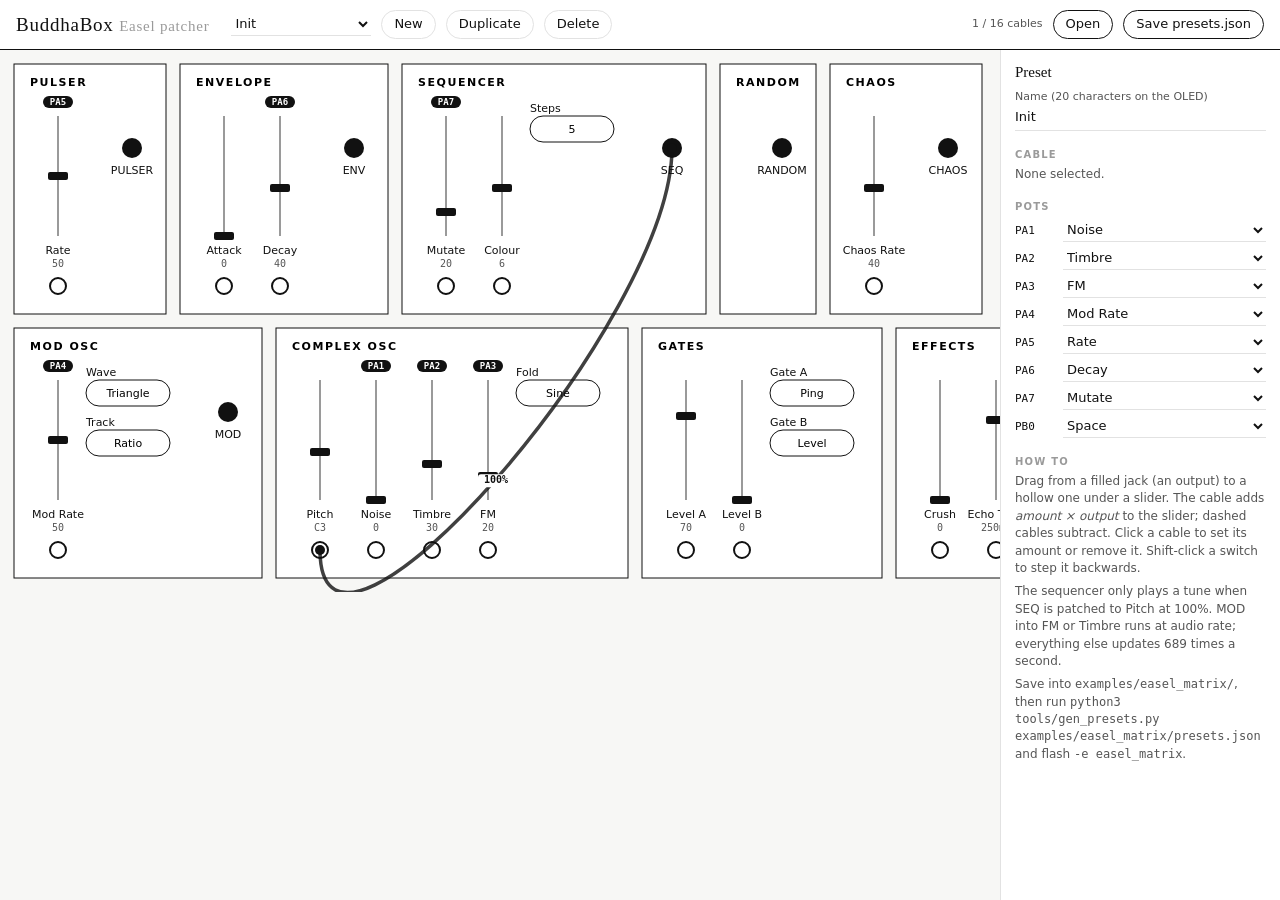
<file: docs/easel.html>
<!doctype html>
<html lang="en">
<head>
<meta charset="utf-8">
<meta name="viewport" content="width=device-width, initial-scale=1">
<title>BuddhaBox Easel Patcher</title>
<!--
  Patch presets for examples/easel_matrix. Drag cables from an output
  jack (filled) to a slider's input jack (hollow), set the sliders and
  switches, choose what each pot moves, then save presets.json into
  examples/easel_matrix/ and run
      python3 tools/gen_presets.py examples/easel_matrix/presets.json

  One file, no build step and no libraries, in the black-and-white
  style of editor.html. Works opened straight from disk.

  HOW THE CODE IS ORGANISED:
  1. The instrument: items, sources and panel sections. These mirror
     main.cpp; gen_presets.py checks the names against it, and the
     board clamps any value out of range.
  2. State: the presets, which one is open, the selected cable.
  3. Layout: where every section, slider and jack sits.
  4. Drawing: the whole SVG is rebuilt after every change.
  5. Pointer handling: drag sliders, draw cables.
  6. Side panel: the selected cable, the pots, the preset's name.
  7. Files: open, save, autosave.
-->
<style>
  :root {
    --paper: #ffffff;
    --ink: #111111;
    --ink-2: #555555;
    --ink-3: #9a9a9a;
    --line: #e2e2e2;
    --wash: #f7f7f5;
    --serif: "Iowan Old Style", "Palatino Linotype", Palatino, Georgia, serif;
    --sans: system-ui, -apple-system, "Segoe UI", sans-serif;
    --mono: ui-monospace, "SF Mono", Menlo, Consolas, monospace;
  }
  * { box-sizing: border-box; }
  html, body { height: 100%; margin: 0; }
  body {
    background: var(--paper);
    color: var(--ink);
    font: 13px/1.45 var(--sans);
    display: grid;
    grid-template-rows: auto 1fr;
    grid-template-columns: 1fr 280px;
    grid-template-areas: "top top" "panel side";
    overflow: hidden;
  }
  header {
    grid-area: top;
    display: flex;
    flex-wrap: wrap;
    align-items: center;
    gap: 10px;
    padding: 10px 16px;
    border-bottom: 1px solid var(--ink);
  }
  h1 {
    font: 400 19px/1 var(--serif);
    letter-spacing: 0.04em;
    margin: 0 12px 0 0;
    white-space: nowrap;
  }
  h1 small { color: var(--ink-3); font-size: 15px; }
  button, .button {
    font: inherit;
    background: var(--paper);
    color: var(--ink);
    border: 1px solid var(--ink);
    border-radius: 999px;
    padding: 4px 12px;
    cursor: pointer;
  }
  button:hover, .button:hover { background: var(--ink); color: var(--paper); }
  button.quiet { border-color: var(--line); }
  .spacer { flex: 1; }
  select, input {
    font: inherit;
    color: var(--ink);
    background: var(--paper);
    border: 0;
    border-bottom: 1px solid var(--line);
    padding: 3px 0;
    outline: none;
  }
  select:focus, input:focus { border-bottom-color: var(--ink); }
  header select { min-width: 140px; }

  #panel { grid-area: panel; overflow: auto; background: var(--wash); }
  svg { display: block; touch-action: none; user-select: none; }
  #side {
    grid-area: side;
    overflow-y: auto;
    padding: 14px;
    border-left: 1px solid var(--line);
  }
  h2 { font: 400 15px var(--serif); margin: 0 0 8px; }
  h3 {
    font: 600 10px var(--sans);
    letter-spacing: 0.12em;
    text-transform: uppercase;
    color: var(--ink-3);
    margin: 18px 0 6px;
  }
  .field { margin: 8px 0; }
  .field label { display: block; font-size: 11px; color: var(--ink-2); }
  .field input, .field select { width: 100%; }
  .pots { display: grid; grid-template-columns: 40px 1fr; gap: 4px 8px;
          align-items: center; }
  .pots span { font: 11px var(--mono); }
  p.note { color: var(--ink-2); font-size: 12px; margin: 6px 0; }
  code { font: 12px var(--mono); }
  #status { font-size: 11px; color: var(--ink-2); }

  /* SVG panel */
  .section-box { fill: var(--paper); stroke: var(--ink); }
  .section-title { font: 600 11px var(--sans); letter-spacing: 0.14em; }
  .label { font: 11px var(--sans); fill: var(--ink); }
  .value { font: 10px var(--mono); fill: var(--ink-2); }
  .track { stroke: var(--ink-3); stroke-width: 2; }
  .handle { fill: var(--ink); cursor: ns-resize; }
  .hit { fill: transparent; cursor: ns-resize; }
  .switch { fill: var(--paper); stroke: var(--ink); cursor: pointer; }
  .switch-text { font: 11px var(--sans); pointer-events: none; }
  .jack-in { fill: var(--paper); stroke: var(--ink); stroke-width: 2;
             cursor: crosshair; }
  .jack-out { fill: var(--ink); cursor: crosshair; }
  .jack-in.hot, .jack-out.hot { stroke: var(--ink); stroke-width: 4; }
  .pot-tag { fill: var(--ink); }
  .pot-text { font: 600 9px var(--mono); fill: var(--paper); }
  .cable { fill: none; stroke: var(--ink); stroke-width: 3.5;
           stroke-linecap: round; opacity: 0.8; cursor: pointer; }
  .cable.minus { stroke-dasharray: 7 6; }
  .cable.selected { stroke-width: 6; opacity: 1; }
  .cable-hit { fill: none; stroke: transparent; stroke-width: 14;
               cursor: pointer; }
  .plug { fill: var(--ink); }
  .amount { font: 600 10px var(--mono); fill: var(--ink); }
  .amount-bg { fill: var(--paper); }
</style>
</head>
<body>
<header>
  <h1>BuddhaBox <small>Easel patcher</small></h1>
  <select id="preset" title="The preset being edited"></select>
  <button class="quiet" id="new">New</button>
  <button class="quiet" id="copy">Duplicate</button>
  <button class="quiet" id="delete">Delete</button>
  <span class="spacer"></span>
  <span id="status"></span>
  <label class="button">Open<input type="file" id="open" accept=".json"
         hidden></label>
  <button id="save">Save presets.json</button>
</header>

<div id="panel"><svg id="svg"></svg></div>

<aside id="side">
  <h2>Preset</h2>
  <div class="field">
    <label for="name">Name (20 characters on the OLED)</label>
    <input id="name" maxlength="20">
  </div>

  <h3>Cable</h3>
  <div id="cable"></div>

  <h3>Pots</h3>
  <div class="pots" id="pots"></div>

  <h3>How to</h3>
  <p class="note">Drag from a filled jack (an output) to a hollow one
  under a slider. The cable adds <em>amount &times; output</em> to the
  slider; dashed cables subtract. Click a cable to set its amount or
  remove it. Shift-click a switch to step it backwards.</p>
  <p class="note">The sequencer only plays a tune when SEQ is patched to
  Pitch at 100%. MOD into FM or Timbre runs at audio rate; everything
  else updates 689 times a second.</p>
  <p class="note">Save into <code>examples/easel_matrix/</code>, then
  run <code>python3 tools/gen_presets.py
  examples/easel_matrix/presets.json</code> and flash
  <code>-e easel_matrix</code>.</p>
</aside>

<script>
"use strict";

// ── 1. The instrument (mirrors examples/easel_matrix/main.cpp) ───────
const NOTE_NAMES = ["C", "C#", "D", "D#", "E", "F", "F#", "G", "G#", "A",
                    "A#", "B"];
const ITEMS = {
  PITCH: {name: "Pitch", def: 48, min: 24, max: 84,
          show: v => NOTE_NAMES[v % 12] + (Math.floor(v / 12) - 1)},
  COLOUR: {name: "Colour", def: 6, min: 0, max: 15},
  NOISE: {name: "Noise", def: 0, min: 0, max: 100},
  TIMBRE: {name: "Timbre", def: 30, min: 0, max: 100},
  FM: {name: "FM", def: 20, min: 0, max: 100},
  MOD_RATE: {name: "Mod Rate", def: 50, min: 0, max: 100},
  RATE: {name: "Rate", def: 50, min: 0, max: 100},
  ATTACK: {name: "Attack", def: 0, min: 0, max: 100},
  DECAY: {name: "Decay", def: 40, min: 0, max: 100},
  MUTATE: {name: "Mutate", def: 20, min: 0, max: 100},
  SPACE: {name: "Space", def: 30, min: 0, max: 100},
  LEVEL_A: {name: "Level A", def: 70, min: 0, max: 100},
  LEVEL_B: {name: "Level B", def: 0, min: 0, max: 100},
  CHAOS_RATE: {name: "Chaos Rate", def: 40, min: 0, max: 100},
  CRUSH: {name: "Crush", def: 0, min: 0, max: 100},
  ECHO_TIME: {name: "Echo Time", def: 25, min: 1, max: 37,
              show: v => v * 10 + "ms"},
  ECHO_MIX: {name: "Echo Mix", def: 0, min: 0, max: 100},
  FEEDBACK: {name: "Feedback", def: 40, min: 0, max: 95},
  // Switches: set by a preset, never patched.
  MOD_WAVE: {name: "Wave", def: 0, min: 0, max: 3, switch: true,
             labels: ["Triangle", "Saw", "Square", "Noise"]},
  MOD_TRACK: {name: "Track", def: 1, min: 0, max: 1, switch: true,
              labels: ["Free", "Ratio"]},
  FOLD: {name: "Fold", def: 0, min: 0, max: 1, switch: true,
         labels: ["Sine", "Analog"]},
  GATE_A: {name: "Gate A", def: 1, min: 0, max: 1, switch: true,
           labels: ["Level", "Ping"]},
  GATE_B: {name: "Gate B", def: 0, min: 0, max: 1, switch: true,
           labels: ["Level", "Env"]},
  STEPS: {name: "Steps", def: 5, min: 1, max: 8, switch: true},
};
const PATCHABLE = Object.keys(ITEMS).filter(k => !ITEMS[k].switch);
const SOURCES = {
  PULSER: "a falling ramp, 1 at each pulse down to 0",
  ENV: "the envelope, struck on every pulse",
  SEQ: "the sequencer's note: to Pitch at 100% plays in tune",
  RANDOM: "a new random value on every pulse, -1 to 1",
  MOD: "the mod oscillator, -1 to 1",
  CHAOS: "a Lorenz attractor, about -1 to 1",
};
const POTS = ["PA1", "PA2", "PA3", "PA4", "PA5", "PA6", "PA7", "PB0"];
const MAX_CABLES = 16;
const SECTIONS = [
  {title: "PULSER", sliders: ["RATE"], outs: ["PULSER"]},
  {title: "ENVELOPE", sliders: ["ATTACK", "DECAY"], outs: ["ENV"]},
  {title: "SEQUENCER", sliders: ["MUTATE", "COLOUR"], switches: ["STEPS"],
   outs: ["SEQ"]},
  {title: "RANDOM", outs: ["RANDOM"]},
  {title: "CHAOS", sliders: ["CHAOS_RATE"], outs: ["CHAOS"]},
  {title: "MOD OSC", sliders: ["MOD_RATE"],
   switches: ["MOD_WAVE", "MOD_TRACK"], outs: ["MOD"], br: true},
  {title: "COMPLEX OSC", sliders: ["PITCH", "NOISE", "TIMBRE", "FM"],
   switches: ["FOLD"]},
  {title: "GATES", sliders: ["LEVEL_A", "LEVEL_B"],
   switches: ["GATE_A", "GATE_B"]},
  {title: "EFFECTS",
   sliders: ["CRUSH", "ECHO_TIME", "ECHO_MIX", "FEEDBACK", "SPACE"]},
];

// ── 2. State ─────────────────────────────────────────────────────────
function newPreset(name) {
  const settings = {};
  for (const k in ITEMS) settings[k] = ITEMS[k].def;
  return {
    name: name,
    settings: settings,
    cables: [{from: "SEQ", to: "PITCH", amount: 1.0}],
    knobs: ["NOISE", "TIMBRE", "FM", "MOD_RATE", "RATE", "DECAY",
            "MUTATE", "SPACE"],
  };
}

let presets = [newPreset("Init")];
let current = 0;
let selected = -1; // index of the selected cable, or -1
let drag = null;   // a slider or cable being dragged
const preset = () => presets[current];

/** Fill in anything a loaded preset leaves out, so drawing is simple. */
function complete(p) {
  const full = newPreset(p.name || "Untitled");
  Object.assign(full.settings, p.settings || {});
  full.cables = (p.cables || []).filter(
      c => SOURCES[c.from] !== undefined && PATCHABLE.includes(c.to));
  if (Array.isArray(p.knobs) && p.knobs.length === POTS.length)
    full.knobs = p.knobs.slice();
  return full;
}

// ── 3. Layout ────────────────────────────────────────────────────────
const S = {pad: 16, slider: 56, switchW: 96, outW: 64, gap: 14,
           height: 250, top: 34, track: 120, wrap: 1240};
const layout = {sections: [], jacksIn: {}, jacksOut: {}, sliders: {},
                switches: {}, width: 0, height: 0};

function computeLayout() {
  let x = S.gap, y = S.gap;
  layout.sections = [];
  for (const sec of SECTIONS) {
    const nSl = (sec.sliders || []).length;
    const w = S.pad * 2 + nSl * S.slider +
              (sec.switches ? S.switchW : 0) + (sec.outs ? S.outW : 0);
    if (sec.br || x + w > S.wrap) { x = S.gap; y += S.height + S.gap; }
    const box = {sec, x, y, w};
    layout.sections.push(box);

    // Sliders: a vertical track, label and value under it, and the
    // input jack at the bottom.
    let cx = x + S.pad + S.slider / 2;
    for (const item of sec.sliders || []) {
      const top = y + S.top + 18, bottom = top + S.track;
      layout.sliders[item] = {cx, top, bottom};
      layout.jacksIn[item] = {x: cx, y: bottom + 50};
      cx += S.slider;
    }
    // Switches: stacked boxes.
    let sy = y + S.top + 18;
    const sx = x + S.pad + nSl * S.slider;
    for (const item of sec.switches || []) {
      layout.switches[item] = {x: sx, y: sy, w: S.switchW - 12, h: 26};
      sy += 50;
    }
    // Outputs: filled jacks down the right-hand edge.
    let oy = y + S.top + 50;
    for (const src of sec.outs || []) {
      layout.jacksOut[src] = {x: x + w - S.pad - 18, y: oy};
      oy += 60;
    }
    x += w + S.gap;
  }
  layout.width = S.wrap + S.gap;
  layout.height = y + S.height + S.gap;
}

// ── 4. Drawing ───────────────────────────────────────────────────────
const svg = document.getElementById("svg");
const NS = "http://www.w3.org/2000/svg";

function el(name, attrs, parent, text) {
  const e = document.createElementNS(NS, name);
  for (const k in attrs) e.setAttribute(k, attrs[k]);
  if (text !== undefined) e.textContent = text;
  (parent || svg).appendChild(e);
  return e;
}

function show(item) {
  const spec = ITEMS[item], v = preset().settings[item];
  if (spec.labels) return spec.labels[v - spec.min];
  return spec.show ? spec.show(v) : String(v);
}

/** A patch cable's path: a curve that sags under its own weight. */
function cablePath(a, b) {
  const sag = 40 + Math.hypot(b.x - a.x, b.y - a.y) * 0.25;
  return "M" + a.x + "," + a.y + " C" + a.x + "," + (a.y + sag) + " " +
         b.x + "," + (b.y + sag) + " " + b.x + "," + b.y;
}

function draw() {
  svg.textContent = "";
  svg.setAttribute("viewBox", "0 0 " + layout.width + " " + layout.height);
  svg.setAttribute("width", layout.width);
  svg.setAttribute("height", layout.height);
  const p = preset();

  // 1. Sections, sliders, switches and jacks.
  for (const box of layout.sections) {
    el("rect", {class: "section-box", x: box.x, y: box.y, width: box.w,
                height: S.height});
    el("text", {class: "section-title", x: box.x + S.pad, y: box.y + 22},
       null, box.sec.title);
  }
  for (const item in layout.sliders) {
    const s = layout.sliders[item], spec = ITEMS[item];
    const t = (p.settings[item] - spec.min) / (spec.max - spec.min);
    const hy = s.bottom - t * (s.bottom - s.top);
    el("line", {class: "track", x1: s.cx, y1: s.top, x2: s.cx,
                y2: s.bottom});
    el("rect", {class: "handle", x: s.cx - 10, y: hy - 4, width: 20,
                height: 8, rx: 2});
    el("rect", {class: "hit", x: s.cx - 22, y: s.top - 8, width: 44,
                height: s.bottom - s.top + 16, "data-slider": item});
    el("text", {class: "label", x: s.cx, y: s.bottom + 18,
                "text-anchor": "middle"}, null, spec.name);
    el("text", {class: "value", x: s.cx, y: s.bottom + 31,
                "text-anchor": "middle"}, null, show(item));
    const pot = p.knobs.indexOf(item);
    if (pot >= 0) {
      el("rect", {class: "pot-tag", x: s.cx - 15, y: s.top - 20,
                  width: 30, height: 12, rx: 6});
      el("text", {class: "pot-text", x: s.cx, y: s.top - 11,
                  "text-anchor": "middle"}, null, POTS[pot]);
    }
  }
  for (const item in layout.switches) {
    const s = layout.switches[item];
    el("text", {class: "label", x: s.x, y: s.y - 4}, null,
       ITEMS[item].name);
    el("rect", {class: "switch", x: s.x, y: s.y, width: s.w, height: s.h,
                rx: 13, "data-switch": item});
    el("text", {class: "switch-text", x: s.x + s.w / 2, y: s.y + 17,
                "text-anchor": "middle"}, null, show(item));
  }
  for (const item in layout.jacksIn) {
    const j = layout.jacksIn[item];
    const c = el("circle", {class: "jack-in", cx: j.x, cy: j.y, r: 8,
                            "data-in": item});
    el("title", {}, c, ITEMS[item].name + " in");
  }
  for (const src in layout.jacksOut) {
    const j = layout.jacksOut[src];
    const c = el("circle", {class: "jack-out", cx: j.x, cy: j.y, r: 10,
                            "data-out": src});
    el("title", {}, c, src + ": " + SOURCES[src]);
    el("text", {class: "label", x: j.x, y: j.y + 26,
                "text-anchor": "middle"}, null, src);
  }

  // 2. Cables, over everything: a wide invisible stroke to click, the
  //    cable, a plug at each end and its amount at the middle.
  p.cables.forEach((c, i) => {
    const a = layout.jacksOut[c.from], b = layout.jacksIn[c.to];
    const d = cablePath(a, b);
    let cls = "cable" + (c.amount < 0 ? " minus" : "") +
              (i === selected ? " selected" : "");
    el("path", {class: cls, d: d});
    el("path", {class: "cable-hit", d: d, "data-cable": i});
    el("circle", {class: "plug", cx: a.x, cy: a.y, r: 5});
    el("circle", {class: "plug", cx: b.x, cy: b.y, r: 5});
    // The curve's middle: a cubic Bezier at t = 0.5 is
    // (P0 + 3 P1 + 3 P2 + P3) / 8, which here puts it halfway across
    // and three quarters of the sag down.
    const sag = 40 + Math.hypot(b.x - a.x, b.y - a.y) * 0.25;
    const mx = (a.x + b.x) / 2, my = (a.y + b.y) / 2 + 0.75 * sag + 4;
    const label = Math.round(c.amount * 100) + "%";
    el("rect", {class: "amount-bg", x: mx - 18, y: my - 9, width: 36,
                height: 13, rx: 3, "data-cable": i});
    el("text", {class: "amount", x: mx, y: my, "text-anchor": "middle",
                "data-cable": i}, null, label);
  });

  // 3. Invisible copies of the jacks, on top: a cable lying across a
  //    jack would otherwise catch the click and the drop.
  for (const item in layout.jacksIn) {
    const j = layout.jacksIn[item];
    el("circle", {cx: j.x, cy: j.y, r: 10, fill: "transparent",
                  cursor: "crosshair", "data-in": item});
  }
  for (const src in layout.jacksOut) {
    const j = layout.jacksOut[src];
    el("circle", {cx: j.x, cy: j.y, r: 12, fill: "transparent",
                  cursor: "crosshair", "data-out": src});
  }

  // 4. A cable being drawn follows the pointer.
  if (drag && drag.kind === "cable" && drag.at) {
    const start = drag.from ? layout.jacksOut[drag.from]
                            : layout.jacksIn[drag.to];
    const a = drag.from ? start : drag.at, b = drag.from ? drag.at : start;
    el("path", {class: "cable", d: cablePath(a, b),
                "pointer-events": "none"});
  }
  document.getElementById("status").textContent =
      p.cables.length + " / " + MAX_CABLES + " cables";
}

// ── 5. Pointer handling ──────────────────────────────────────────────
function svgPoint(e) {
  const pt = svg.createSVGPoint();
  pt.x = e.clientX;
  pt.y = e.clientY;
  return pt.matrixTransform(svg.getScreenCTM().inverse());
}

function setSlider(item, e) {
  const s = layout.sliders[item], spec = ITEMS[item];
  const t = (s.bottom - svgPoint(e).y) / (s.bottom - s.top);
  const v = spec.min + Math.round(Math.min(1, Math.max(0, t)) *
                                  (spec.max - spec.min));
  if (v !== preset().settings[item]) {
    preset().settings[item] = v;
    changed();
  }
}

svg.addEventListener("pointerdown", e => {
  const t = e.target.dataset;
  if (t.slider) {
    drag = {kind: "slider", item: t.slider};
    setSlider(t.slider, e);
  } else if (t.switch) {
    const spec = ITEMS[t.switch], s = preset().settings;
    const span = spec.max - spec.min + 1;
    const step = e.shiftKey ? span - 1 : 1;
    s[t.switch] = spec.min + (s[t.switch] - spec.min + step) % span;
    changed();
    return;
  } else if (t.out || t.in) {
    drag = {kind: "cable", from: t.out, to: t.in, at: svgPoint(e)};
  } else if (t.cable !== undefined) {
    selected = Number(t.cable);
    refresh();
    return;
  } else {
    selected = -1;
    refresh();
    return;
  }
  svg.setPointerCapture(e.pointerId);
});

svg.addEventListener("pointermove", e => {
  if (!drag) return;
  if (drag.kind === "slider") setSlider(drag.item, e);
  else { drag.at = svgPoint(e); draw(); }
});

svg.addEventListener("pointerup", e => {
  if (drag && drag.kind === "cable") {
    // The jack under the pointer: capture sends events to the svg, so
    // look it up by position.
    const hit = document.elementFromPoint(e.clientX, e.clientY);
    const d = hit && hit.dataset ? hit.dataset : {};
    const from = drag.from || d.out, to = drag.to || d.in;
    if (from && to) addCable(from, to);
  }
  drag = null;
  draw();
});

function addCable(from, to) {
  const cables = preset().cables;
  const old = cables.findIndex(c => c.from === from && c.to === to);
  if (old >= 0) { selected = old; refresh(); return; }
  if (cables.length >= MAX_CABLES) {
    alert("A preset holds at most " + MAX_CABLES + " cables.");
    return;
  }
  cables.push({from, to, amount: from === "SEQ" && to === "PITCH" ? 1 : 0.5});
  selected = cables.length - 1;
  changed();
}

document.addEventListener("keydown", e => {
  if ((e.key === "Delete" || e.key === "Backspace") && selected >= 0 &&
      document.activeElement.tagName !== "INPUT") {
    preset().cables.splice(selected, 1);
    selected = -1;
    changed();
  }
});

// ── 6. Side panel ────────────────────────────────────────────────────
function drawCablePanel() {
  const box = document.getElementById("cable");
  box.textContent = "";
  const c = preset().cables[selected];
  if (!c) {
    box.innerHTML = '<p class="note">None selected.</p>';
    return;
  }
  box.innerHTML =
      '<p class="note"><b>' + c.from + "</b> &rarr; <b>" +
      ITEMS[c.to].name + "</b></p>" +
      '<div class="field"><label>Amount: <span id="amt"></span></label>' +
      '<input type="range" min="-100" max="100" id="amount"></div>' +
      '<button class="quiet" id="unplug">Remove cable</button>';
  const range = document.getElementById("amount");
  range.value = Math.round(c.amount * 100);
  document.getElementById("amt").textContent = range.value + "%";
  range.oninput = () => {
    c.amount = Number(range.value) / 100;
    document.getElementById("amt").textContent = range.value + "%";
    save();
    draw();
  };
  document.getElementById("unplug").onclick = () => {
    preset().cables.splice(selected, 1);
    selected = -1;
    changed();
  };
}

function drawPots() {
  const box = document.getElementById("pots");
  box.textContent = "";
  POTS.forEach((pin, k) => {
    const label = document.createElement("span");
    label.textContent = pin;
    const sel = document.createElement("select");
    for (const item of PATCHABLE) {
      const o = new Option(ITEMS[item].name, item);
      sel.add(o);
    }
    sel.value = preset().knobs[k];
    sel.onchange = () => { preset().knobs[k] = sel.value; changed(); };
    box.append(label, sel);
  });
}

function drawPresetList() {
  const sel = document.getElementById("preset");
  sel.textContent = "";
  presets.forEach((p, i) => sel.add(new Option(p.name, i)));
  sel.value = current;
  document.getElementById("name").value = preset().name;
}

document.getElementById("preset").onchange = e => {
  current = Number(e.target.value);
  selected = -1;
  refresh();
};
document.getElementById("name").oninput = e => {
  preset().name = e.target.value;
  drawPresetList();
  save();
};
document.getElementById("new").onclick = () => {
  presets.push(newPreset("Preset " + (presets.length + 1)));
  current = presets.length - 1;
  selected = -1;
  changed();
};
document.getElementById("copy").onclick = () => {
  const copy = JSON.parse(JSON.stringify(preset()));
  copy.name = (copy.name + " copy").slice(0, 20);
  presets.splice(current + 1, 0, copy);
  current++;
  changed();
};
document.getElementById("delete").onclick = () => {
  if (presets.length === 1) return;
  presets.splice(current, 1);
  current = Math.max(0, current - 1);
  selected = -1;
  changed();
};

// ── 7. Files ─────────────────────────────────────────────────────────
function toJson() {
  return JSON.stringify({presets: presets}, null, 2) + "\n";
}

function load(text) {
  const list = JSON.parse(text).presets;
  if (!Array.isArray(list) || !list.length) throw new Error("no presets");
  presets = list.map(complete);
  current = 0;
  selected = -1;
}

/** Keep the work in this browser between visits (best effort). */
function save() {
  try { localStorage.setItem("easelPresets", toJson()); } catch (e) {}
}

document.getElementById("save").onclick = () => {
  const a = document.createElement("a");
  a.href = URL.createObjectURL(new Blob([toJson()],
                                        {type: "application/json"}));
  a.download = "presets.json";
  a.click();
  URL.revokeObjectURL(a.href);
};
document.getElementById("open").onchange = e => {
  const file = e.target.files[0];
  if (!file) return;
  file.text().then(text => {
    try { load(text); changed(); }
    catch (err) { alert("Couldn't read " + file.name + ": " + err.message); }
  });
  e.target.value = "";
};

function refresh() {
  drawPresetList();
  drawCablePanel();
  drawPots();
  draw();
}

function changed() {
  save();
  refresh();
}

try {
  const saved = localStorage.getItem("easelPresets");
  if (saved) load(saved);
} catch (e) {}
computeLayout();
refresh();
</script>
</body>
</html>
</file>
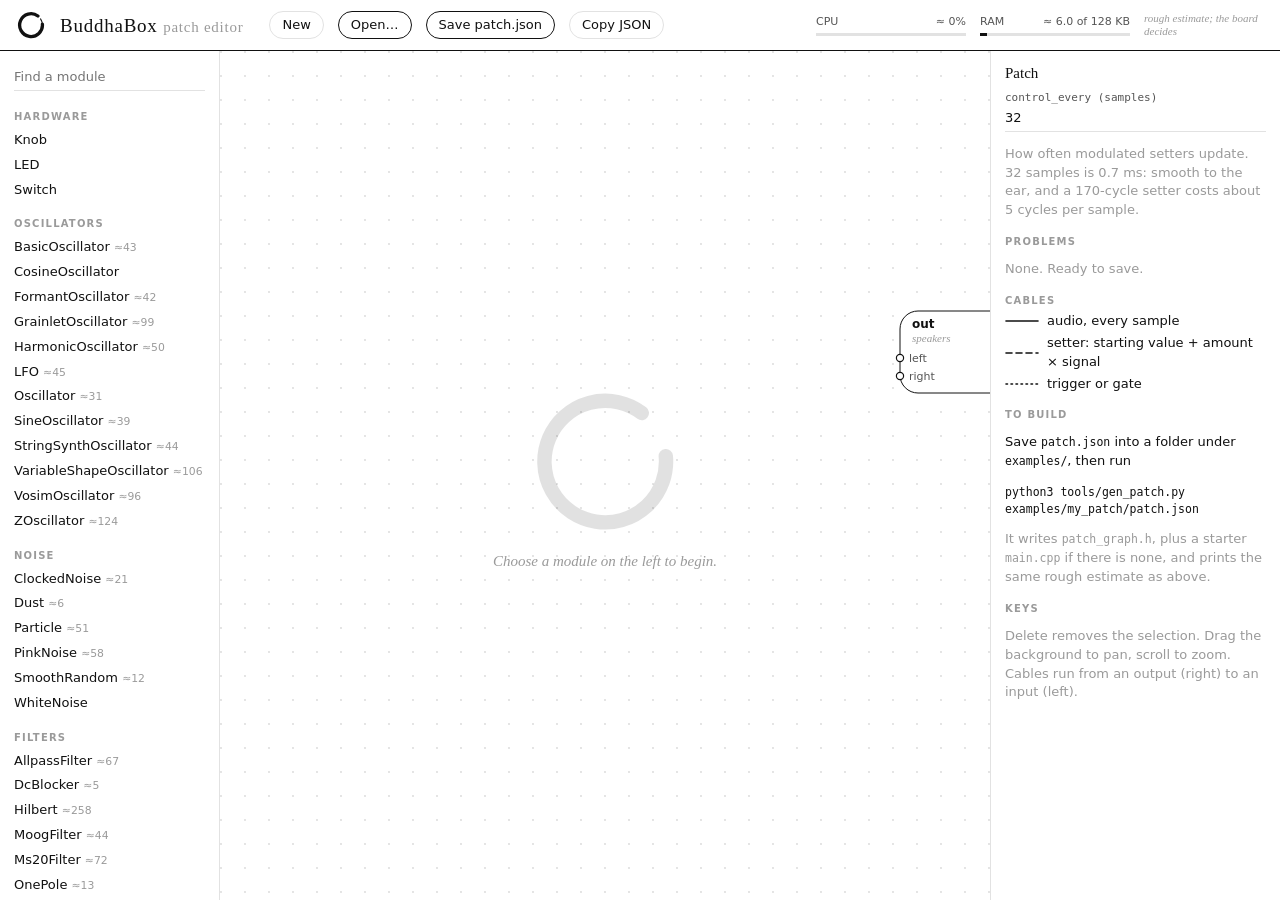
<file: docs/editor.html>
<!doctype html>
<html lang="en">
<head>
<meta charset="utf-8">
<meta name="viewport" content="width=device-width, initial-scale=1">
<title>BuddhaBox Patch Editor</title>
<!--
  BuddhaBox patch editor. Place modules and hardware, wire them, and save
  a patch.json for tools/gen_patch.py, which writes the C++.

  One file, no build step and no libraries. The module list comes from
  modules.js (written by tools/gen_modules.py), loaded with a <script>
  tag so the page works when opened straight from disk.

  HOW THE CODE IS ORGANISED:
  1. State: the patch (modules, wires, positions) plus the selection.
  2. Layout: where each node and jack sits, used by drawing and wiring.
  3. Drawing: the whole SVG is rebuilt from state after every change.
     Simple, and fast enough for the few dozen nodes a patch holds.
  4. Pointer handling: pan, drag nodes, draw wires.
  5. Inspector: edit the selected module or wire.
  6. Checks and the rough CPU/RAM estimate (mirrors tools/gen_patch.py).
  7. Files: save, open, copy, autosave.
-->
<style>
  :root {
    --paper: #ffffff;
    --ink: #111111;
    --ink-2: #555555;
    --ink-3: #9a9a9a;
    --line: #e2e2e2;
    --wash: #f7f7f5;
    --serif: "Iowan Old Style", "Palatino Linotype", Palatino, Georgia, serif;
    --sans: system-ui, -apple-system, "Segoe UI", sans-serif;
    --mono: ui-monospace, "SF Mono", Menlo, Consolas, monospace;
  }
  * { box-sizing: border-box; }
  html, body { height: 100%; margin: 0; }
  body {
    background: var(--paper);
    color: var(--ink);
    font: 13px/1.45 var(--sans);
    display: grid;
    grid-template-rows: auto 1fr;
    grid-template-columns: 220px 1fr 290px;
    grid-template-areas: "top top top" "palette canvas inspector";
    overflow: hidden;
  }

  /* ── Top bar ── */
  header {
    grid-area: top;
    display: flex;
    align-items: center;
    gap: 14px;
    padding: 10px 16px;
    border-bottom: 1px solid var(--ink);
  }
  .mark { width: 30px; height: 30px; flex: none; }
  h1 {
    font: 400 19px/1 var(--serif);
    letter-spacing: 0.04em;
    margin: 0 12px 0 0;
    white-space: nowrap;
  }
  h1 small { color: var(--ink-3); font-size: 15px; }
  button, .button {
    font: inherit;
    background: var(--paper);
    color: var(--ink);
    border: 1px solid var(--ink);
    border-radius: 999px;
    padding: 4px 12px;
    cursor: pointer;
  }
  button:hover, .button:hover { background: var(--ink); color: var(--paper); }
  button.quiet { border-color: var(--line); }
  .spacer { flex: 1; }
  .gauge { width: 150px; }
  .gauge .label {
    display: flex; justify-content: space-between;
    font-size: 11px; color: var(--ink-2);
  }
  .gauge .track { height: 3px; background: var(--line); margin-top: 3px; }
  .gauge .fill { height: 3px; background: var(--ink); }
  .gauge.over .fill {
    background: repeating-linear-gradient(90deg, var(--ink) 0 4px,
                                          transparent 4px 6px);
  }
  .estimate-note {
    font: italic 11px var(--serif);
    color: var(--ink-3);
    max-width: 120px;
    line-height: 1.2;
  }

  /* ── Side panels ── */
  aside {
    overflow-y: auto;
    padding: 14px;
    background: var(--paper);
  }
  #palette { grid-area: palette; border-right: 1px solid var(--line); }
  #inspector { grid-area: inspector; border-left: 1px solid var(--line); }
  h2 {
    font: 400 15px var(--serif);
    margin: 0 0 8px;
  }
  h3 {
    font: 600 10px var(--sans);
    letter-spacing: 0.12em;
    text-transform: uppercase;
    color: var(--ink-3);
    margin: 16px 0 6px;
  }
  input, select {
    font: inherit;
    color: var(--ink);
    background: var(--paper);
    border: 0;
    border-bottom: 1px solid var(--line);
    padding: 3px 0;
    width: 100%;
    outline: none;
  }
  input:focus, select:focus { border-bottom-color: var(--ink); }
  #search { margin-bottom: 4px; }
  .item {
    display: block;
    width: 100%;
    text-align: left;
    border: 0;
    border-radius: 0;
    padding: 3px 0;
    background: none;
    color: var(--ink);
  }
  .item:hover { background: none; color: var(--ink); text-decoration: underline; }
  .item small { color: var(--ink-3); }
  .field { margin: 8px 0; }
  .field label {
    display: block;
    font-size: 11px;
    color: var(--ink-2);
    font-family: var(--mono);
  }
  .args { display: flex; gap: 8px; }
  .brief { font: italic 13px/1.5 var(--serif); color: var(--ink-2); }
  code, .mono { font-family: var(--mono); font-size: 11.5px; }
  .muted { color: var(--ink-3); }
  .problems li { margin-bottom: 4px; }
  .legend div { display: flex; align-items: center; gap: 8px; margin: 3px 0; }
  .legend svg { flex: none; }
  hr { border: 0; border-top: 1px solid var(--line); margin: 14px 0; }

  /* ── Canvas ── */
  #stage { grid-area: canvas; position: relative; overflow: hidden; }
  #canvas {
    width: 100%; height: 100%;
    display: block;
    touch-action: none;
    cursor: grab;
    user-select: none;
    background: var(--paper);
  }
  #canvas.panning { cursor: grabbing; }
  .node rect.body { fill: var(--paper); stroke: var(--ink); stroke-width: 1; }
  .node.selected rect.body { stroke-width: 2.5; }
  .node .title { font: 600 12px var(--sans); fill: var(--ink); }
  .node .type { font: italic 11px var(--serif); fill: var(--ink-3); }
  .node .jl { font: 11px var(--sans); fill: var(--ink-2); }
  .node { cursor: move; }
  .jack { cursor: crosshair; }
  .jack .dot { fill: var(--paper); stroke: var(--ink); stroke-width: 1.2; }
  .jack.output .dot { fill: var(--ink); }
  .jack:hover .dot { fill: var(--ink); }
  .jack .hit { fill: transparent; }
  .wire { fill: none; stroke: var(--ink); stroke-width: 1.4; }
  .wire.setter { stroke-dasharray: 6 4; }
  .wire.event { stroke-dasharray: 1.5 3.5; stroke-linecap: round; stroke-width: 1.8; }
  .wire.selected { stroke-width: 3; }
  .wire-hit { fill: none; stroke: transparent; stroke-width: 12; cursor: pointer; }
  .wire.temp { stroke: var(--ink-3); stroke-dasharray: 3 3; }
  /* Formula on a setter cable; the white stroke under the text keeps it
     legible where it crosses other lines. */
  .wl {
    font: italic 11px var(--serif); fill: var(--ink-2);
    stroke: var(--paper); stroke-width: 3; paint-order: stroke;
    pointer-events: none;
  }
  #status {
    position: absolute; left: 14px; bottom: 12px;
    font: italic 13px var(--serif);
    color: var(--ink);
    background: var(--paper);
    padding: 2px 6px;
    pointer-events: none;
  }
  #empty {
    position: absolute; inset: 0;
    display: flex; flex-direction: column;
    align-items: center; justify-content: center;
    pointer-events: none;
    color: var(--ink-3);
    font: italic 15px var(--serif);
  }
  #empty svg { width: 160px; height: 160px; opacity: 0.12; margin-bottom: 12px; }

  @media (max-width: 860px) {
    body {
      grid-template-columns: 1fr;
      grid-template-rows: auto 55vh auto auto;
      grid-template-areas: "top" "canvas" "inspector" "palette";
      overflow: auto;
    }
    header { flex-wrap: wrap; }
    aside { border: 0; border-top: 1px solid var(--line); }
  }
</style>
</head>
<body>

<header>
  <!-- The enso: one brush stroke, left open. Drawn as a thick arc with a
       thinner tail over it, so the stroke tapers like ink. -->
  <svg class="mark" viewBox="0 0 100 100" aria-hidden="true">
    <path d="M73 20 A38 38 0 1 0 88 47" fill="none" stroke="#111"
          stroke-width="11" stroke-linecap="round"/>
    <path d="M88 47 A38 38 0 0 0 82 30" fill="none" stroke="#111"
          stroke-width="4" stroke-linecap="round"/>
  </svg>
  <h1>BuddhaBox <small>patch editor</small></h1>
  <button id="new" class="quiet">New</button>
  <label class="button quiet">Open&hellip;
    <input id="open" type="file" accept=".json,application/json" hidden>
  </label>
  <button id="save">Save patch.json</button>
  <button id="copy" class="quiet">Copy JSON</button>
  <div class="spacer"></div>
  <div class="gauge" id="cpu"><div class="label"><span>CPU</span><span></span></div>
    <div class="track"><div class="fill"></div></div></div>
  <div class="gauge" id="ram"><div class="label"><span>RAM</span><span></span></div>
    <div class="track"><div class="fill"></div></div></div>
  <div class="estimate-note" title="Each module was timed on its own. In a
full patch they share the flash cache, so the real load is often higher:
patch_demo estimates 75% and measures 98%. Check cpuLoad() on the board.">
    rough estimate; the board decides</div>
</header>

<aside id="palette">
  <input id="search" type="search" placeholder="Find a module" autocomplete="off">
  <div id="list"></div>
</aside>

<div id="stage">
  <svg id="canvas" xmlns="http://www.w3.org/2000/svg">
    <defs>
      <pattern id="dots" width="24" height="24" patternUnits="userSpaceOnUse">
        <circle cx="1" cy="1" r="0.9" fill="#d8d8d8"/>
      </pattern>
    </defs>
    <rect id="grid" width="100%" height="100%" fill="url(#dots)"/>
    <g id="view"></g>
  </svg>
  <div id="empty">
    <svg viewBox="0 0 100 100" aria-hidden="true">
      <path d="M73 20 A38 38 0 1 0 88 47" fill="none" stroke="#111"
            stroke-width="9" stroke-linecap="round"/>
    </svg>
    Choose a module on the left to begin.
  </div>
  <div id="status"></div>
</div>

<aside id="inspector"></aside>

<script src="modules.js"></script>
<script>
'use strict';

// ── 1. State ─────────────────────────────────────────────────────────

const MODULES = window.MODULES || {};
const STORE_KEY = 'buddhabox-editor-patch';

// Mirrors of the constants in tools/gen_patch.py, for the estimate.
const BUDGET = 2177;            // CPU cycles per sample at 96 MHz, 44.1 kHz
const BASE_RAM = 6104;          // the framework's own RAM
const RAM_SIZE = 131072;       // F411; the F401 has 65536
const UNMEASURED_SETTER = 200;  // assumed cost of an unprofiled setter
const SAFE = 0.8;

// The patch, in the same shape as patch.json, plus node positions.
let patch = emptyPatch();
// What is selected: null, {node: id} or {wire: index}.
let sel = null;
// Canvas pan and zoom: screen = world * k + (x, y).
const view = {x: 40, y: 40, k: 1};

function emptyPatch() {
  return {control_every: 32, modules: {}, wires: [], pos: {out: [640, 220]}};
}

// Wires are kept as {from: 'id.port', to: 'id.port', amount}.
function split(ref) { return ref.split('.'); }

// ── 2. Layout ────────────────────────────────────────────────────────

const NODE_W = 172, HEAD_H = 38, ROW_H = 18;

/** Words for a setter jack: setCarrierFrequency -> carrier frequency. */
function setterLabel(name) {
  return name.slice(3).replace(/([a-z])([A-Z])/g, '$1 $2').toLowerCase();
}

/** Only setters whose first argument is a float can take a wire. */
function modulatable(p) { return p.args.length && p.args[0].type === 'float'; }

/**
 * The jacks of a node. Left: inputs, events and modulatable setters,
 * which a wire can end on. Right: outputs, which a wire starts from.
 */
function jacks(id) {
  if (id === 'out') {
    return {left: [{name: 'left', kind: 'input', label: 'left'},
                   {name: 'right', kind: 'input', label: 'right'}],
            right: []};
  }
  const spec = MODULES[patch.modules[id].type];
  const left = [
    ...spec.inputs.map(i => ({name: i.name, kind: 'input', label: i.name})),
    ...spec.events.map(e => ({name: e, kind: 'event', label: e})),
    ...Object.entries(spec.params).filter(([, p]) => modulatable(p))
        .map(([n]) => ({name: n, kind: 'setter', label: '~ ' + setterLabel(n)})),
  ];
  const right = spec.outputs.map(o => ({name: o.name, kind: 'output',
                                        label: o.name}));
  return {left, right};
}

/** Position and size of a node, and the y of each jack. */
function layout(id) {
  const [x, y] = patch.pos[id] || [0, 0];
  const j = jacks(id);
  const rows = Math.max(j.left.length, j.right.length, 1);
  return {x, y, w: NODE_W, h: HEAD_H + rows * ROW_H + 8, ...j};
}

/** World coordinates of a jack. */
function jackPos(id, name, side) {
  const L = layout(id);
  const list = side === 'left' ? L.left : L.right;
  const i = list.findIndex(j => j.name === name);
  return [side === 'left' ? L.x : L.x + L.w, L.y + HEAD_H + i * ROW_H + 9];
}

/** What a wire ends on: 'input', 'setter' or 'event'. */
function wireKind(w) {
  const [id, port] = split(w.to);
  const j = jacks(id).left.find(j => j.name === port);
  return j ? j.kind : 'input';
}

// ── 3. Drawing ───────────────────────────────────────────────────────

const svgView = document.getElementById('view');
const esc = s => String(s).replace(/[&<>"]/g,
    c => ({'&': '&amp;', '<': '&lt;', '>': '&gt;', '"': '&quot;'}[c]));

/** A cable: a cubic curve leaving and entering horizontally. */
function curve(a, b) {
  const dx = Math.max(40, Math.abs(b[0] - a[0]) / 2);
  return `M${a[0]} ${a[1]} C${a[0] + dx} ${a[1]} ${b[0] - dx} ${b[1]} ` +
         `${b[0]} ${b[1]}`;
}

function drawNode(id) {
  const L = layout(id);
  const isOut = id === 'out';
  const m = patch.modules[id];
  const sub = isOut ? 'speakers' :
      m.type + (m.pin ? ' · ' + m.pin : '') +
      (m.template ? '<' + m.template + '>' : '');
  const selected = sel && sel.node === id ? ' selected' : '';
  let s = `<g class="node${selected}" data-node="${esc(id)}" ` +
          `transform="translate(${L.x} ${L.y})">`;
  s += `<rect class="body" width="${L.w}" height="${L.h}" rx="${isOut ? 18 : 3}"/>`;
  s += `<text class="title" x="12" y="17">${esc(isOut ? 'out' : id)}</text>`;
  s += `<text class="type" x="12" y="31">${esc(sub)}</text>`;
  L.left.forEach((j, i) => {
    const y = HEAD_H + i * ROW_H + 9;
    s += `<g class="jack ${j.kind}" data-jack="${esc(id)}|left|${esc(j.name)}">` +
         `<circle class="hit" cx="0" cy="${y}" r="8"/>` +
         (j.kind === 'event'
             ? `<rect class="dot" x="-3.5" y="${y - 3.5}" width="7" height="7" ` +
               `transform="rotate(45 0 ${y})"/>`
             : `<circle class="dot" cx="0" cy="${y}" r="3.6"/>`) +
         `<text class="jl" x="9" y="${y + 4}">${esc(j.label)}</text></g>`;
  });
  L.right.forEach((j, i) => {
    const y = HEAD_H + i * ROW_H + 9;
    s += `<g class="jack output" data-jack="${esc(id)}|right|${esc(j.name)}">` +
         `<circle class="hit" cx="${L.w}" cy="${y}" r="8"/>` +
         `<circle class="dot" cx="${L.w}" cy="${y}" r="3.6"/>` +
         `<text class="jl" x="${L.w - 9}" y="${y + 4}" text-anchor="end">` +
         `${esc(j.label)}</text></g>`;
  });
  return s + '</g>';
}

function draw() {
  let s = '';
  patch.wires.forEach((w, i) => {
    const [a, ap] = split(w.from), [b, bp] = split(w.to);
    const d = curve(jackPos(a, ap, 'right'), jackPos(b, bp, 'left'));
    const selected = sel && sel.wire === i ? ' selected' : '';
    s += `<path class="wire ${wireKind(w)}${selected}" d="${d}"/>` +
         `<path class="wire-hit" data-wire="${i}" d="${d}"/>`;
    const p = jackPos(a, ap, 'right'), q = jackPos(b, bp, 'left');
    // Label setter cables with their formula, halfway along (the curve's
    // midpoint is the average of its two ends). Skip short cables, where
    // the label would sit on top of the nodes.
    if (wireKind(w) === 'setter' && Math.hypot(q[0] - p[0], q[1] - p[1]) > 90) {
      s += `<text class="wl" x="${(p[0] + q[0]) / 2}" y="${(p[1] + q[1]) / 2 - 5}" ` +
           `text-anchor="middle">${num(baseOf(b, bp))} + ` +
           `${num(amountOf(w))}×</text>`;
    }
  });
  if (drag && drag.kind === 'wire') {
    s += `<path class="wire temp" d="${curve(drag.a, drag.b)}"/>`;
  }
  s += Object.keys(patch.pos).filter(id => id === 'out' || patch.modules[id])
      .map(drawNode).join('');
  svgView.innerHTML = s;
  svgView.setAttribute('transform',
                       `translate(${view.x} ${view.y}) scale(${view.k})`);
  document.getElementById('empty').style.display =
      Object.keys(patch.modules).length ? 'none' : 'flex';
}

let statusTimer = 0;
function status(msg) {
  const el = document.getElementById('status');
  el.textContent = msg;
  clearTimeout(statusTimer);
  statusTimer = setTimeout(() => (el.textContent = ''), 4000);
}

// ── 4. Pointer handling ──────────────────────────────────────────────

const canvas = document.getElementById('canvas');
let drag = null;

/** Screen point to world coordinates. */
function world(e) {
  const r = canvas.getBoundingClientRect();
  return [(e.clientX - r.left - view.x) / view.k,
          (e.clientY - r.top - view.y) / view.k];
}

canvas.addEventListener('pointerdown', e => {
  canvas.setPointerCapture(e.pointerId);
  const jack = e.target.closest('[data-jack]');
  const node = e.target.closest('[data-node]');
  const wire = e.target.closest('[data-wire]');
  if (jack) {
    // Start a cable. It can be drawn either way: output to input or
    // input to output; connect() sorts out which end is which.
    const [id, side, name] = jack.dataset.jack.split('|');
    const p = jackPos(id, name, side);
    drag = {kind: 'wire', from: {id, side, name}, a: p, b: p};
    if (side === 'left') drag.reversed = true;
  } else if (node) {
    const id = node.dataset.node;
    select({node: id});
    const [wx, wy] = world(e);
    drag = {kind: 'node', id, dx: wx - patch.pos[id][0],
            dy: wy - patch.pos[id][1]};
  } else if (wire) {
    select({wire: +wire.dataset.wire});
  } else {
    select(null);
    drag = {kind: 'pan', sx: e.clientX - view.x, sy: e.clientY - view.y};
    canvas.classList.add('panning');
  }
});

canvas.addEventListener('pointermove', e => {
  if (!drag) return;
  if (drag.kind === 'pan') {
    view.x = e.clientX - drag.sx;
    view.y = e.clientY - drag.sy;
  } else if (drag.kind === 'node') {
    const [wx, wy] = world(e);
    // Snap to the 12 px half-grid so nodes line up without effort.
    patch.pos[drag.id] = [Math.round((wx - drag.dx) / 12) * 12,
                          Math.round((wy - drag.dy) / 12) * 12];
  } else if (drag.kind === 'wire') {
    // The loose end follows the pointer. Drawn from an input, the loose
    // end is the cable's start (a); from an output, its end (b).
    if (drag.reversed) drag.a = world(e); else drag.b = world(e);
  }
  draw();
});

canvas.addEventListener('pointerup', e => {
  if (drag && drag.kind === 'wire') {
    // The element under the pointer, not e.target: pointer capture makes
    // e.target the canvas itself.
    const under = document.elementFromPoint(e.clientX, e.clientY);
    const jack = under && under.closest('[data-jack]');
    if (jack) {
      const [id, side, name] = jack.dataset.jack.split('|');
      connect(drag.from, {id, side, name});
    }
  }
  if (drag && drag.kind === 'node') save();
  drag = null;
  canvas.classList.remove('panning');
  draw();
});

// Zoom around the pointer with the wheel or trackpad pinch.
canvas.addEventListener('wheel', e => {
  e.preventDefault();
  const r = canvas.getBoundingClientRect();
  const mx = e.clientX - r.left, my = e.clientY - r.top;
  const k = Math.min(2, Math.max(0.4, view.k * Math.exp(-e.deltaY * 0.0015)));
  view.x = mx - (mx - view.x) * (k / view.k);
  view.y = my - (my - view.y) * (k / view.k);
  view.k = k;
  draw();
}, {passive: false});

/** Would a wire from `a` to `b` close a loop? (gen_patch refuses loops.) */
function makesLoop(a, b) {
  if (a === b) return true;
  // Search downstream from b; reaching a means b already feeds a.
  const seen = new Set([b]);
  const todo = [b];
  while (todo.length) {
    const id = todo.pop();
    for (const w of patch.wires) {
      const [s] = split(w.from), [d] = split(w.to);
      if (s === id && d !== 'out' && !seen.has(d)) {
        if (d === a) return true;
        seen.add(d);
        todo.push(d);
      }
    }
  }
  return false;
}

function connect(p, q) {
  if (p.side === q.side) {
    status('A cable joins an output (right) to an input (left).');
    return;
  }
  const [src, dst] = p.side === 'right' ? [p, q] : [q, p];
  const w = {from: src.id + '.' + src.name, to: dst.id + '.' + dst.name};
  if (patch.wires.some(x => x.from === w.from && x.to === w.to)) {
    status('Those two are already joined.');
    return;
  }
  if (dst.id !== 'out' && makesLoop(src.id, dst.id)) {
    status('That would make a loop, which the generator cannot order.');
    return;
  }
  patch.wires.push(w);
  select({wire: patch.wires.length - 1});
  save();
}

// ── 5. Palette and inspector ─────────────────────────────────────────

const CATEGORIES = [
  ['hardware', 'Hardware'], ['osc', 'Oscillators'], ['noise', 'Noise'],
  ['filter', 'Filters'], ['mod', 'Modulation'], ['util', 'Utilities'],
  ['dynamics', 'Dynamics'],
  ['fx', 'Effects'], ['physical', 'Physical models'], ['drums', 'Drums'],
  ['spectral', 'Spectral'],
];

function drawPalette() {
  const q = document.getElementById('search').value.trim().toLowerCase();
  let s = '';
  for (const [cat, title] of CATEGORIES) {
    const names = Object.keys(MODULES).filter(n =>
        MODULES[n].category === cat &&
        (!q || n.toLowerCase().includes(q) ||
         (MODULES[n].brief || '').toLowerCase().includes(q))).sort();
    if (!names.length) continue;
    s += `<h3>${title}</h3>`;
    for (const n of names) {
      const c = MODULES[n].cycles;
      s += `<button class="item" data-add="${n}" title="${esc(MODULES[n].brief)}">` +
           `${n} <small>${c ? '≈' + Math.round(c) : ''}</small></button>`;
    }
  }
  document.getElementById('list').innerHTML =
      s || '<p class="muted">Nothing matches.</p>';
}

/** A new id: the type in camelCase plus a number (svf1, modalResonator2). */
function newId(type) {
  const base = type[0].toLowerCase() + type.slice(1);
  let n = 1;
  while (patch.modules[base + n]) n++;
  return base + n;
}

function addModule(type) {
  const id = newId(type);
  const m = {type};
  const spec = MODULES[type];
  if (spec.hardware) {
    const used = Object.values(patch.modules).map(x => x.pin);
    m.pin = spec.pins.find(p => !used.includes(p));
  }
  patch.modules[id] = m;
  // Drop it near the middle of the visible canvas, nudged so several
  // added in a row don't stack exactly.
  const r = canvas.getBoundingClientRect();
  const n = Object.keys(patch.modules).length % 6;
  patch.pos[id] = [Math.round(((r.width / 2 - view.x) / view.k - 86 + n * 18) / 12) * 12,
                   Math.round(((r.height / 3 - view.y) / view.k + n * 18) / 12) * 12];
  select({node: id});
  save();
}

/** A stored setter value as the text shown in its input. */
function shown(v) { return v === undefined || v === null ? '' : String(v); }

function drawInspector() {
  const el = document.getElementById('inspector');
  if (sel && sel.node && sel.node !== 'out' && patch.modules[sel.node]) {
    el.innerHTML = moduleInspector(sel.node);
  } else if (sel && sel.wire !== undefined && patch.wires[sel.wire]) {
    el.innerHTML = wireInspector(sel.wire);
  } else {
    el.innerHTML = patchInspector();
  }
}

function moduleInspector(id) {
  const m = patch.modules[id], spec = MODULES[m.type];
  const cyc = moduleCycles(m), ram = moduleRam(m);
  let s = `<h2>${esc(m.type)}</h2><p class="brief">${esc(spec.brief || '')}</p>`;
  s += `<div class="field"><label>id</label>` +
       `<input data-rename value="${esc(id)}" spellcheck="false"></div>`;
  if (spec.hardware) {
    const used = Object.entries(patch.modules)
        .filter(([k, x]) => k !== id && x.pin).map(([, x]) => x.pin);
    s += `<div class="field"><label>pin</label><select data-pin>` +
         spec.pins.map(p => `<option ${p === m.pin ? 'selected' : ''} ` +
             `${used.includes(p) ? 'disabled' : ''}>${p}</option>`).join('') +
         `</select></div>`;
    if (m.pin === 'PC13') {
      s += `<p class="muted">PC13 is the on-board LED, which the engine also ` +
           `lights on an overrun. Add <code>-D BB_OVERRUN_LED=0</code> to ` +
           `build_flags.</p>`;
    }
  }
  if (spec.template) {
    s += `<div class="field"><label>template (default ${esc(spec.template)})</label>` +
         `<input data-template value="${esc(shown(m.template))}" ` +
         `placeholder="default"></div>`;
  }
  if (!spec.hardware) {
    s += `<p class="muted">≈ ${Math.round(cyc)} cycles per sample, ` +
         `≈ ${(ram / 1024).toFixed(1)} KB</p>`;
  }
  const params = Object.entries(spec.params);
  if (params.length) s += '<h3>Starting values</h3>';
  for (const [name, p] of params) {
    const v = (m.set || {})[name];
    const vals = Array.isArray(v) ? v : [v];
    const sig = p.args.map(a => a.name).join(', ');
    if (p.args.some(a => /[*[]/.test(a.type))) {
      s += `<div class="field"><label>${name}(${sig})</label>` +
           `<span class="muted">an array: set it in code</span></div>`;
      continue;
    }
    s += `<div class="field"><label>${name}(${sig})</label><div class="args">`;
    p.args.forEach((a, i) => {
      const val = shown(vals[i]);
      if (a.type === 'bool') {
        s += `<select data-set="${name}" data-arg="${i}">` +
             ['', 'true', 'false'].map(o => `<option ${o === val ? 'selected' : ''}>` +
                 `${o}</option>`).join('') + '</select>';
      } else {
        s += `<input data-set="${name}" data-arg="${i}" value="${esc(val)}" ` +
             `placeholder="${esc(a.name)}: ${esc(a.type)}" spellcheck="false">`;
      }
    });
    s += '</div>';
    // Say when a cable moves this value, so the number above reads as
    // the centre of the movement rather than a fixed setting.
    for (const w of patch.wires) {
      if (w.to !== id + '.' + name) continue;
      s += `<span class="muted">moved by ${esc(w.from)}: this value + ` +
           `${num(amountOf(w))} × signal</span>`;
    }
    s += '</div>';
  }
  s += `<hr><button data-delete>Remove ${esc(id)}</button>`;
  return s;
}

/** A number without float noise: 330.00000001 -> 330. */
const num = v => String(+(+v).toPrecision(5));

/** A cable's amount; 1 when it has none. */
const amountOf = w => (w.amount === undefined ? 1 : w.amount);

/**
 * The starting value a modulating cable moves around: the first argument
 * of the target's `set` entry, or 0 when there is none (as gen_patch.py).
 */
function baseOf(id, setter) {
  const v = ((patch.modules[id] && patch.modules[id].set) || {})[setter];
  return Array.isArray(v) ? v[0] : (v === undefined ? 0 : v);
}

function wireInspector(i) {
  const w = patch.wires[i], kind = wireKind(w);
  const [d, port] = split(w.to);
  const a = amountOf(w);
  let s = `<h2>Cable</h2><p class="mono">${esc(w.from)} → ${esc(w.to)}</p>`;
  if (kind === 'event') {
    s += `<p class="brief">${port === 'trigger'
        ? 'Fires when the signal rises past 0.5.'
        : 'Follows the signal: on above 0.5.'} Checked every sample.</p>`;
  } else if (kind === 'setter') {
    // Show the actual line of C++ this cable becomes, then the two
    // numbers in it, then what comes out for typical signal values.
    // Seeing the formula filled in is clearer than any description.
    const b = baseOf(d, port);
    const set = (patch.modules[d].set || {})[port];
    const rest = Array.isArray(set) ? set.slice(1).map(num) : [];
    s += `<p class="brief">A setter cable. Every ${patch.control_every} ` +
         `samples the generated code calls:</p>` +
         `<p class="mono">${esc(d)}.${esc(port)}(${num(b)} + ${num(a)} × ` +
         `${esc(w.from)}${rest.length ? ', ' + rest.join(', ') : ''})</p>`;
    s += `<div class="field"><label>value at signal 0 (the starting value ` +
         `on ${esc(d)})</label><input data-base value="${num(b)}"></div>`;
    s += `<div class="field"><label>amount: added for each 1.0 of signal` +
         `</label><input data-amount value="${num(a)}"></div>`;
    s += '<h3>So</h3><p class="mono">' +
         [0, 0.5, 1].map(x => `signal ${x} → ${num(b + a * x)}`).join('<br>') +
         `<br>signal −1 → ${num(b - a)}</p>` +
         `<p class="muted">Knobs, switches and envelopes give 0 to 1; LFOs ` +
         `and audio swing from −1 to 1.` +
         (patch.modules[split(w.from)[0]].type === 'Range' ? '' :
          ` The steps are even, which suits levels and times. For a ` +
          `frequency, put a Range (exponential) in between, so each part ` +
          `of the turn covers the same number of octaves.`) + `</p>`;
  } else {
    s += `<div class="field"><label>amount</label>` +
         `<input data-amount value="${num(a)}"></div>`;
    s += `<p class="brief">An audio cable. Every sample, ${esc(w.to)} gets ` +
         `${num(a)} × ${esc(w.from)}, added to any other cables into it. ` +
         `The amount is a mix level.</p>`;
  }
  return s + `<hr><button data-delete>Remove cable</button>`;
}

function patchInspector() {
  const probs = problems();
  let s = '<h2>Patch</h2>';
  s += `<div class="field"><label>control_every (samples)</label>` +
       `<input data-every value="${patch.control_every}"></div>` +
       `<p class="muted">How often modulated setters update. 32 samples is ` +
       `0.7 ms: smooth to the ear, and a 170-cycle setter costs about 5 ` +
       `cycles per sample.</p>`;
  s += '<h3>Problems</h3>';
  s += probs.length ? '<ul class="problems">' + probs.map(p => `<li>${esc(p)}</li>`)
      .join('') + '</ul>' : '<p class="muted">None. Ready to save.</p>';
  s += `<h3>Cables</h3><div class="legend">
    <div>${legend('')} audio, every sample</div>
    <div>${legend('6 4')} setter: starting value + amount × signal</div>
    <div>${legend('1.5 3.5')} trigger or gate</div></div>`;
  s += `<h3>To build</h3><p>Save <code>patch.json</code> into a folder under
    <code>examples/</code>, then run</p>
    <p class="mono">python3 tools/gen_patch.py examples/my_patch/patch.json</p>
    <p class="muted">It writes <code>patch_graph.h</code>, plus a starter
    <code>main.cpp</code> if there is none, and prints the same rough
    estimate as above.</p>
    <h3>Keys</h3><p class="muted">Delete removes the selection. Drag the
    background to pan, scroll to zoom. Cables run from an output (right) to
    an input (left).</p>`;
  return s;
}

function legend(dash) {
  return `<svg width="34" height="8"><path d="M1 4 H33" stroke="#111" ` +
         `stroke-width="1.6" stroke-dasharray="${dash}" stroke-linecap="round"/></svg>`;
}

/** Parse what was typed for one setter argument, by its C++ type. */
function parseArg(text, type) {
  if (type === 'bool') return text === 'true';
  if (type === 'float') return parseFloat(text);
  if (/^(unsigned |u?int\d*_t|int|uint)/.test(type)) return parseInt(text, 10);
  return text; // an enum name such as Waveform::SINE
}

const inspector = document.getElementById('inspector');
inspector.addEventListener('change', e => {
  const t = e.target;
  if (sel && sel.node) {
    const id = sel.node, m = patch.modules[id];
    if (t.dataset.rename !== undefined) return rename(id, t.value.trim());
    if (t.dataset.pin !== undefined) m.pin = t.value;
    if (t.dataset.template !== undefined) {
      if (t.value.trim()) m.template = t.value.trim(); else delete m.template;
    }
    if (t.dataset.set) {
      // Gather every argument of this setter; store only when all are
      // filled, as a single value or a list.
      const name = t.dataset.set, args = MODULES[m.type].params[name].args;
      const texts = [...inspector.querySelectorAll(`[data-set="${name}"]`)]
          .map(x => x.value.trim());
      m.set = m.set || {};
      if (texts.every(x => x === '')) {
        delete m.set[name];
      } else if (texts.every(x => x !== '')) {
        const vals = texts.map((x, i) => parseArg(x, args[i].type));
        if (vals.some(v => typeof v === 'number' && isNaN(v))) {
          status(name + ': that is not a number.');
          return;
        }
        m.set[name] = vals.length === 1 ? vals[0] : vals;
      } else {
        status(`${name} takes ${args.length} values; fill them all.`);
        return;
      }
      if (!Object.keys(m.set).length) delete m.set;
    }
  } else if (sel && sel.wire !== undefined) {
    const w = patch.wires[sel.wire];
    const v = parseFloat(t.value);
    if (isNaN(v)) return status('That must be a number.');
    if (t.dataset.base !== undefined) {
      // The starting value lives on the module, not the cable: write it
      // back to the setter's first argument there.
      const [d, port] = split(w.to), m = patch.modules[d];
      const nargs = MODULES[m.type].params[port].args.length;
      m.set = m.set || {};
      if (Array.isArray(m.set[port])) m.set[port][0] = v;
      else if (nargs === 1) m.set[port] = v;
      else return status(`Fill all of ${port}'s values on ${d} first.`);
    } else {
      w.amount = v;
    }
  } else if (t.dataset.every !== undefined) {
    const v = parseInt(t.value, 10);
    if (!(v >= 1)) return status('control_every must be 1 or more.');
    patch.control_every = v;
  }
  save();
});

inspector.addEventListener('click', e => {
  if (e.target.dataset.delete !== undefined) removeSelected();
});

document.getElementById('list').addEventListener('click', e => {
  const b = e.target.closest('[data-add]');
  if (b) addModule(b.dataset.add);
});
document.getElementById('search').addEventListener('input', drawPalette);

const KEYWORDS = new Set(('int float double bool char void auto const ' +
  'class struct new delete return if else for while switch case default ' +
  'break continue do long short signed unsigned static inline namespace ' +
  'using template typename this true false').split(' '));

function rename(id, to) {
  if (to === id) return;
  if (!/^[A-Za-z_]\w*$/.test(to) || to.endsWith('_') || to === 'out' ||
      KEYWORDS.has(to)) {
    status('An id is a C++ name (letters, digits, _), not ending in _.');
    return drawInspector();
  }
  if (patch.modules[to]) {
    status(to + ' is taken.');
    return drawInspector();
  }
  patch.modules[to] = patch.modules[id];
  delete patch.modules[id];
  patch.pos[to] = patch.pos[id];
  delete patch.pos[id];
  for (const w of patch.wires) {
    for (const end of ['from', 'to']) {
      const [m, p] = split(w[end]);
      if (m === id) w[end] = to + '.' + p;
    }
  }
  sel = {node: to};
  save();
}

function removeSelected() {
  if (!sel) return;
  if (sel.node && sel.node !== 'out') {
    const id = sel.node;
    delete patch.modules[id];
    delete patch.pos[id];
    patch.wires = patch.wires.filter(w =>
        split(w.from)[0] !== id && split(w.to)[0] !== id);
  } else if (sel.wire !== undefined) {
    patch.wires.splice(sel.wire, 1);
  }
  select(null);
  save();
}

document.addEventListener('keydown', e => {
  const typing = /INPUT|SELECT|TEXTAREA/.test(document.activeElement.tagName);
  if (!typing && (e.key === 'Delete' || e.key === 'Backspace')) {
    e.preventDefault();
    removeSelected();
  }
  if (e.key === 'Escape') select(null);
});

function select(s) {
  sel = s;
  draw();
  drawInspector();
}

// ── 6. Checks and estimate (keep in step with tools/gen_patch.py) ──────

/** Problems gen_patch.py would refuse, in words. */
function problems() {
  const out = [];
  const pins = {};
  for (const [id, m] of Object.entries(patch.modules)) {
    const spec = MODULES[m.type];
    if (!spec) { out.push(`${id}: unknown type ${m.type}`); continue; }
    if (spec.hardware) {
      if (!m.pin) out.push(`${id}: choose a pin`);
      else if (pins[m.pin]) out.push(`${id} and ${pins[m.pin]} share ${m.pin}`);
      else pins[m.pin] = id;
    }
    if (m.template && !/^\d+$/.test(m.template)) {
      out.push(`${id}: template should be a number`);
    }
  }
  for (const w of patch.wires) {
    if (wireKind(w) !== 'setter') continue;
    const [d, port] = split(w.to);
    const args = MODULES[patch.modules[d].type].params[port].args;
    const base = ((patch.modules[d].set) || {})[port];
    if (args.length > 1 && !Array.isArray(base)) {
      out.push(`${d}.${port} is modulated: give all ${args.length} ` +
               `starting values`);
    }
  }
  return out;
}

/** 'uint32_t SIZE = 16384' or '8192' -> 16384 or 8192. */
function templateSize(t) {
  const m = /(\d+)\s*$/.exec(t || '');
  return m ? +m[1] : null;
}

function moduleCycles(m) {
  const spec = MODULES[m.type], sc = spec.scaling;
  if (!sc) return spec.cycles || 0;
  const set = m.set || {};
  const per = sc.per + (set[sc.extra_if] ? sc.extra_per : 0);
  return sc.base + per * (set[sc.setter] !== undefined ? set[sc.setter] : sc.default);
}

function moduleRam(m) {
  const spec = MODULES[m.type];
  const used = templateSize(m.template || spec.template);
  const measured = spec.ram_size || templateSize(spec.template);
  return used && measured ? Math.floor((spec.ram || 0) * used / measured)
                          : (spec.ram || 0);
}

function estimate() {
  let cycles = 0, ram = BASE_RAM;
  for (const m of Object.values(patch.modules)) {
    cycles += moduleCycles(m);
    ram += moduleRam(m);
  }
  const setters = new Set(patch.wires.filter(w => wireKind(w) === 'setter')
                              .map(w => w.to));
  for (const ref of setters) {
    const [d, port] = split(ref);
    const c = MODULES[patch.modules[d].type].params[port].cycles;
    cycles += (c === null || c === undefined ? UNMEASURED_SETTER : c) /
              patch.control_every;
  }
  return {cycles: Math.round(cycles), ram};
}

function drawGauges() {
  const {cycles, ram} = estimate();
  const gauge = (id, share, text) => {
    const g = document.getElementById(id);
    g.querySelector('.label span:last-child').textContent = text;
    g.querySelector('.fill').style.width = Math.min(100, share * 100) + '%';
    g.classList.toggle('over', share > SAFE);
  };
  gauge('cpu', cycles / BUDGET, `≈ ${Math.round(100 * cycles / BUDGET)}%`);
  gauge('ram', ram / RAM_SIZE,
        `≈ ${(ram / 1024).toFixed(1)} of ${RAM_SIZE / 1024} KB`);
}

// ── 7. Files ─────────────────────────────────────────────────────────

/** The patch as patch.json: the generator's keys plus ui positions. */
function toJson() {
  const modules = {};
  for (const [id, m] of Object.entries(patch.modules)) {
    modules[id] = {type: m.type};
    if (m.pin) modules[id].pin = m.pin;
    if (m.template) modules[id].template = m.template;
    if (m.set && Object.keys(m.set).length) modules[id].set = m.set;
  }
  const wires = patch.wires.map(w =>
      w.amount !== undefined && w.amount !== 1 && wireKind(w) !== 'event'
          ? [w.from, w.to, {amount: w.amount}] : [w.from, w.to]);
  return JSON.stringify({control_every: patch.control_every, modules, wires,
                         ui: {pos: patch.pos}}, null, 2) + '\n';
}

/** Read a patch.json (from this editor or written by hand). */
function fromJson(text) {
  const j = JSON.parse(text);
  const p = emptyPatch();
  p.control_every = j.control_every || 32;
  for (const [id, m] of Object.entries(j.modules || {})) {
    if (!MODULES[m.type]) throw new Error(`unknown type ${m.type}`);
    p.modules[id] = JSON.parse(JSON.stringify(m));
  }
  p.wires = (j.wires || []).map(w => {
    const x = {from: w[0], to: w[1]};
    if (w[2] && w[2].amount !== undefined) x.amount = w[2].amount;
    return x;
  });
  // Positions: from the file, else a simple grid for hand-written ones.
  const pos = (j.ui && j.ui.pos) || {};
  Object.keys(p.modules).forEach((id, i) => {
    p.pos[id] = pos[id] || [24 + (i % 4) * 216, 24 + Math.floor(i / 4) * 228];
  });
  if (pos.out) p.pos.out = pos.out;
  else p.pos.out = [24 + 4 * 216, 24];
  return p;
}

function save() {
  try { localStorage.setItem(STORE_KEY, toJson()); } catch (e) { /* private mode */ }
  draw();
  drawInspector();
  drawGauges();
}

document.getElementById('save').addEventListener('click', () => {
  const a = document.createElement('a');
  a.href = URL.createObjectURL(new Blob([toJson()], {type: 'application/json'}));
  a.download = 'patch.json';
  a.click();
  URL.revokeObjectURL(a.href);
  const n = problems().length;
  status(n ? `Saved, but with ${n} problem${n > 1 ? 's' : ''}: see Patch.`
           : 'Saved patch.json.');
});

document.getElementById('copy').addEventListener('click', async () => {
  try {
    await navigator.clipboard.writeText(toJson());
    status('Copied.');
  } catch (e) {
    status('The browser refused the clipboard; use Save instead.');
  }
});

document.getElementById('open').addEventListener('change', e => {
  const f = e.target.files[0];
  if (!f) return;
  f.text().then(text => {
    try {
      patch = fromJson(text);
      select(null);
      save();
      status('Opened ' + f.name + '.');
    } catch (err) {
      status('Could not read ' + f.name + ': ' + err.message);
    }
    e.target.value = '';
  });
});

// "New" asks twice instead of a confirm() dialog.
let newArmed = 0;
document.getElementById('new').addEventListener('click', e => {
  if (Date.now() - newArmed < 3000) {
    patch = emptyPatch();
    newArmed = 0;
    e.target.textContent = 'New';
    select(null);
    save();
    status('A fresh patch.');
  } else {
    newArmed = Date.now();
    e.target.textContent = 'Clear all?';
    setTimeout(() => (e.target.textContent = 'New'), 3000);
  }
});

// Start: the last patch from this browser, if any.
if (!Object.keys(MODULES).length) {
  status('modules.js is missing: run python3 tools/gen_modules.py');
}
try {
  const saved = localStorage.getItem(STORE_KEY);
  if (saved) patch = fromJson(saved);
} catch (e) { patch = emptyPatch(); }
drawPalette();
save();
</script>
</body>
</html>
</file>
<file: docs/style.css>
/* BuddhaBox docs styles (shared by index.html and reference.html).
   The same look as the patch editor (editor.html): black ink on white
   paper, serif headings, hairline rules, pill-shaped links. No colour:
   emphasis comes from weight, rules and type. */

:root {
  --paper: #ffffff;
  --ink: #111111;
  --ink-2: #555555;
  --ink-3: #9a9a9a;
  --line: #e2e2e2;
  --wash: #f7f7f5;
  --serif: "Iowan Old Style", "Palatino Linotype", Palatino, Georgia, serif;
  --sans: system-ui, -apple-system, "Segoe UI", sans-serif;
  --mono: ui-monospace, "SF Mono", Menlo, Consolas, monospace;
}

* { margin: 0; padding: 0; box-sizing: border-box; }

body {
  background: var(--paper);
  color: var(--ink);
  font: 15px/1.6 var(--sans);
}

a { color: var(--ink); text-decoration-color: var(--ink-3); }
a:hover { text-decoration-color: var(--ink); }

/* ── Top bar: the editor's, with the ensō and a serif title ── */
header {
  display: flex;
  flex-wrap: wrap;
  align-items: center;
  gap: 6px 14px;
  padding: 14px 16px;
  border-bottom: 1px solid var(--ink);
}
header .mark { width: 34px; height: 34px; flex: none; }
header h1 {
  font: 400 22px/1 var(--serif);
  letter-spacing: 0.04em;
}
header h1 small { color: var(--ink-3); font-size: 17px; }
/* Its own line under the title: a max-width here would shrink the
   flex basis and pull it back up beside the title. */
header p {
  flex: 0 0 100%;
  font: italic 15px/1.5 var(--serif);
  color: var(--ink-2);
}

/* ── Section links: quiet pills, inverted on hover ── */
nav {
  position: sticky;
  top: 0;
  z-index: 100;
  display: flex;
  flex-wrap: wrap;
  gap: 6px;
  padding: 8px 16px;
  background: var(--paper);
  border-bottom: 1px solid var(--line);
}
nav a {
  font-size: 13px;
  text-decoration: none;
  color: var(--ink);
  border: 1px solid var(--line);
  border-radius: 999px;
  padding: 2px 11px;
}
nav a:hover { background: var(--ink); color: var(--paper); border-color: var(--ink); }

.container { max-width: 900px; margin: 0 auto; padding: 32px 16px; }

section { margin-bottom: 48px; }

/* ── Headings ── */
h2 {
  font: 400 26px/1.25 var(--serif);
  letter-spacing: 0.02em;
  padding-bottom: 6px;
  border-bottom: 1px solid var(--ink);
  margin-bottom: 20px;
}
h3 { font: 600 19px/1.3 var(--serif); margin: 28px 0 10px; }
/* Small labels: the editor's panel headings. */
h4, h5, th, .example-label, .stat-box .label {
  font: 600 11px/1.4 var(--sans);
  letter-spacing: 0.12em;
  text-transform: uppercase;
  color: var(--ink-3);
}
h4 { margin: 22px 0 6px; }
h5 { margin: 16px 0 4px; }

p { margin-bottom: 14px; }
ul, ol { margin: 6px 0 14px 24px; }
li { margin-bottom: 4px; }

/* ── Code ── */
code { font: 0.88em var(--mono); }
pre {
  background: var(--wash);
  border: 1px solid var(--line);
  padding: 14px 16px;
  overflow-x: auto;
  margin: 12px 0 20px;
  line-height: 1.5;
}
pre code { font-size: 12.5px; }

/* ── Tables: hairlines, an ink rule under the heading row ── */
table {
  width: 100%;
  border-collapse: collapse;
  margin: 12px 0 20px;
  font-size: 14px;
}
th, td {
  padding: 6px 10px 6px 0;
  text-align: left;
  vertical-align: top;
  border-bottom: 1px solid var(--line);
}
th { border-bottom-color: var(--ink); }
/* Group rows inside a table (th spanning every column). */
th[colspan] { padding-top: 16px; color: var(--ink); }
.wiring-table td:first-child {
  font-family: var(--mono);
  font-weight: 600;
  white-space: nowrap;
}

/* ── Asides: a rule down the left, like a margin note ── */
.note, .tip {
  border-left: 2px solid var(--ink);
  padding: 4px 0 4px 14px;
  margin: 16px 0;
}
.tip { border-left-style: dashed; }
.note strong, .tip strong { font-weight: 600; }

/* ── Stat boxes ── */
.stats {
  display: grid;
  grid-template-columns: repeat(auto-fit, minmax(160px, 1fr));
  gap: 12px;
  margin: 20px 0;
}
.stat-box { border: 1px solid var(--ink); padding: 12px; text-align: center; }
.stat-box .value { font: 400 30px/1.2 var(--serif); }

/* ── API reference ── */
.module-card {
  border-top: 1px solid var(--line);
  padding: 18px 0 6px;
  margin: 18px 0;
}
.module-card h4 {
  font: 600 19px/1.3 var(--serif);
  letter-spacing: 0;
  text-transform: none;
  color: var(--ink);
  margin: 0 0 4px;
}
.include { font: 12.5px var(--mono); color: var(--ink-3); }
.class-meta {
  font-size: 13px;
  color: var(--ink-3);
  margin: 0 0 10px;
}
.method-block {
  border-left: 1px solid var(--line);
  padding: 2px 0 2px 14px;
  margin: 12px 0;
}
.method-block .method-sig {
  font: 600 13px var(--mono);
  margin-bottom: 4px;
}
.module-card .method-sig { margin-bottom: 8px; }
.method-block .method-desc { color: var(--ink-2); font-size: 14px; }
.method-block .method-param { font-size: 14px; margin-left: 14px; }
.method-block .method-returns {
  font: italic 14px var(--serif);
  color: var(--ink-2);
  margin-left: 14px;
}
.example-label { margin: 12px 0 2px; }

.catalogue { columns: 2 320px; column-gap: 32px; }
.catalogue div { break-inside: avoid; margin-bottom: 6px; }

/* ── Signal-flow diagrams: the editor's modules, as boxes and arrows
   built from flexbox, so they line up in any font (no ASCII art) ── */
.flow {
  display: flex;
  flex-wrap: wrap;
  align-items: center;
  gap: 8px;
  border: 1px solid var(--line);
  padding: 16px;
  margin: 16px 0;
}
.flow .node {
  border: 1px solid var(--ink);
  background: var(--paper);
  padding: 5px 10px;
  font: 600 12px var(--sans);
}
.flow .node small {
  display: block;
  font: italic 400 11px var(--serif);
  color: var(--ink-3);
}
.flow .node.out { border-width: 2.5px; }     /* the editor's "selected" */
.flow .node.mod { border-style: dashed; }    /* control, not audio */
.flow .arrow { color: var(--ink-2); }
.flow .stack { display: flex; flex-direction: column; gap: 8px; }
.flow-caption {
  font: italic 14px var(--serif);
  color: var(--ink-2);
  margin-top: -8px;
}

footer {
  border-top: 1px solid var(--line);
  padding: 24px 16px;
  text-align: center;
  font: italic 13px var(--serif);
  color: var(--ink-3);
}

/* ── Phones: the 16px gutter stays, wide tables scroll on their own ── */
@media (max-width: 600px) {
  h2 { font-size: 22px; }
  table { display: block; overflow-x: auto; }
}
</file>
